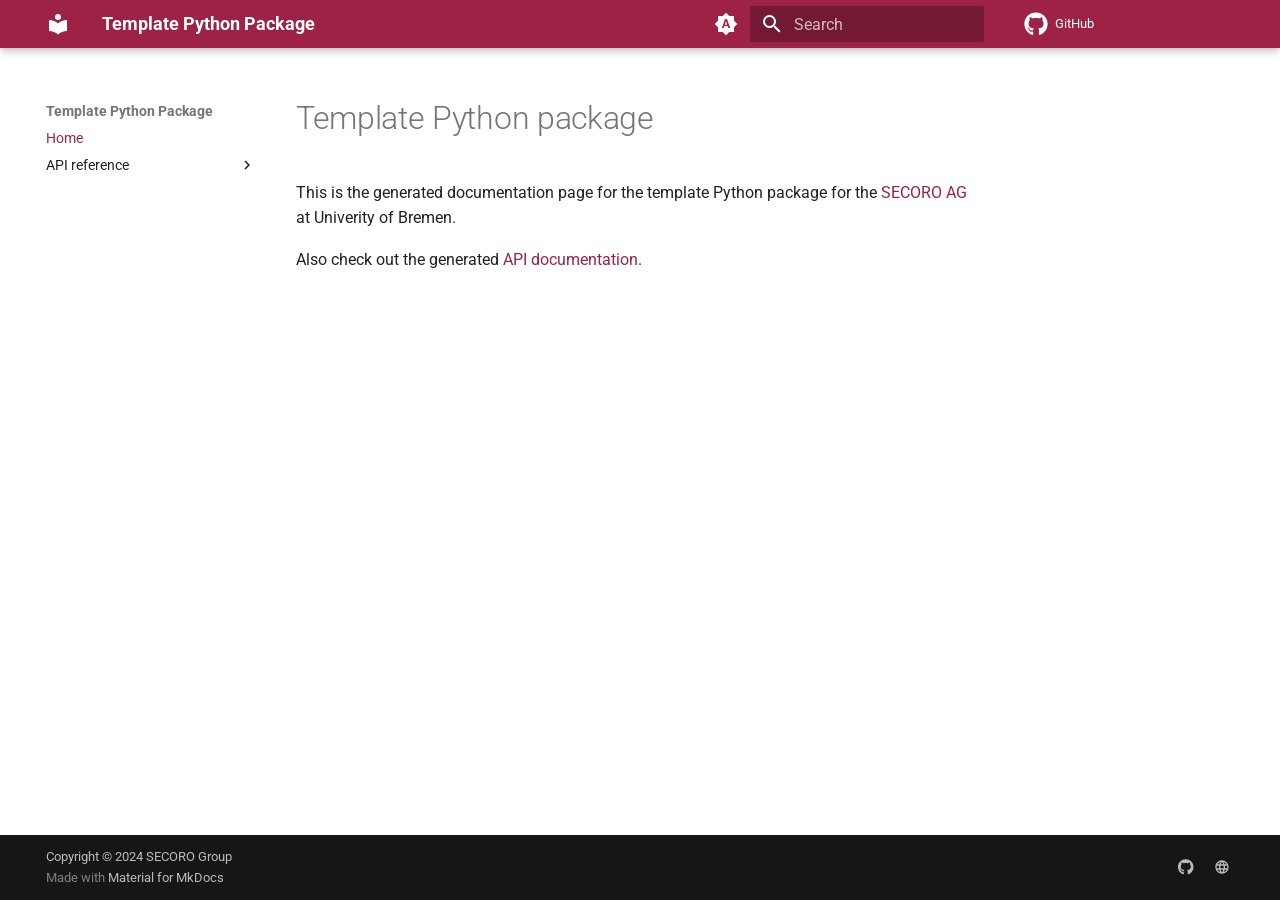
<file: index.html>
<!doctype html>
<html lang="en" class="no-js">
  <head>
    
      <meta charset="utf-8">
      <meta name="viewport" content="width=device-width,initial-scale=1">
      
        <meta name="description" content="A template Python Package for SECORO AG at Bremen University">
      
      
        <meta name="author" content="SECORO AG">
      
      
      
      
        <link rel="next" href="reference/python_pkg_tmpl/">
      
      
      <link rel="icon" href="assets/images/favicon.png">
      <meta name="generator" content="mkdocs-1.6.1, mkdocs-material-9.5.45">
    
    
      
        <title>Template Python Package</title>
      
    
    
      <link rel="stylesheet" href="assets/stylesheets/main.0253249f.min.css">
      
        
        <link rel="stylesheet" href="assets/stylesheets/palette.06af60db.min.css">
      
      


    
    
      
    
    
      
        
        
        <link rel="preconnect" href="https://fonts.gstatic.com" crossorigin>
        <link rel="stylesheet" href="https://fonts.googleapis.com/css?family=Roboto:300,300i,400,400i,700,700i%7CRoboto+Mono:400,400i,700,700i&display=fallback">
        <style>:root{--md-text-font:"Roboto";--md-code-font:"Roboto Mono"}</style>
      
    
    
      <link rel="stylesheet" href="assets/_mkdocstrings.css">
    
      <link rel="stylesheet" href="styles/extra.css">
    
    <script>__md_scope=new URL(".",location),__md_hash=e=>[...e].reduce(((e,_)=>(e<<5)-e+_.charCodeAt(0)),0),__md_get=(e,_=localStorage,t=__md_scope)=>JSON.parse(_.getItem(t.pathname+"."+e)),__md_set=(e,_,t=localStorage,a=__md_scope)=>{try{t.setItem(a.pathname+"."+e,JSON.stringify(_))}catch(e){}}</script>
    
      

    
    
    
  </head>
  
  
    
    
      
    
    
    
    
    <body dir="ltr" data-md-color-scheme="default" data-md-color-primary="custom" data-md-color-accent="custom">
  
    
    <input class="md-toggle" data-md-toggle="drawer" type="checkbox" id="__drawer" autocomplete="off">
    <input class="md-toggle" data-md-toggle="search" type="checkbox" id="__search" autocomplete="off">
    <label class="md-overlay" for="__drawer"></label>
    <div data-md-component="skip">
      
        
        <a href="#template-python-package" class="md-skip">
          Skip to content
        </a>
      
    </div>
    <div data-md-component="announce">
      
    </div>
    
    
      

  

<header class="md-header md-header--shadow" data-md-component="header">
  <nav class="md-header__inner md-grid" aria-label="Header">
    <a href="." title="Template Python Package" class="md-header__button md-logo" aria-label="Template Python Package" data-md-component="logo">
      
  
  <svg xmlns="http://www.w3.org/2000/svg" viewBox="0 0 24 24"><path d="M12 8a3 3 0 0 0 3-3 3 3 0 0 0-3-3 3 3 0 0 0-3 3 3 3 0 0 0 3 3m0 3.54C9.64 9.35 6.5 8 3 8v11c3.5 0 6.64 1.35 9 3.54 2.36-2.19 5.5-3.54 9-3.54V8c-3.5 0-6.64 1.35-9 3.54"/></svg>

    </a>
    <label class="md-header__button md-icon" for="__drawer">
      
      <svg xmlns="http://www.w3.org/2000/svg" viewBox="0 0 24 24"><path d="M3 6h18v2H3zm0 5h18v2H3zm0 5h18v2H3z"/></svg>
    </label>
    <div class="md-header__title" data-md-component="header-title">
      <div class="md-header__ellipsis">
        <div class="md-header__topic">
          <span class="md-ellipsis">
            Template Python Package
          </span>
        </div>
        <div class="md-header__topic" data-md-component="header-topic">
          <span class="md-ellipsis">
            
              Home
            
          </span>
        </div>
      </div>
    </div>
    
      
        <form class="md-header__option" data-md-component="palette">
  
    
    
    
    <input class="md-option" data-md-color-media="(prefers-color-scheme)" data-md-color-scheme="default" data-md-color-primary="custom" data-md-color-accent="custom"  aria-label="Switch to light mode"  type="radio" name="__palette" id="__palette_0">
    
      <label class="md-header__button md-icon" title="Switch to light mode" for="__palette_1" hidden>
        <svg xmlns="http://www.w3.org/2000/svg" viewBox="0 0 24 24"><path d="m14.3 16-.7-2h-3.2l-.7 2H7.8L11 7h2l3.2 9zM20 8.69V4h-4.69L12 .69 8.69 4H4v4.69L.69 12 4 15.31V20h4.69L12 23.31 15.31 20H20v-4.69L23.31 12zm-9.15 3.96h2.3L12 9z"/></svg>
      </label>
    
  
    
    
    
    <input class="md-option" data-md-color-media="(prefers-color-scheme: light)" data-md-color-scheme="default" data-md-color-primary="custom" data-md-color-accent="custom"  aria-label="Switch to dark mode"  type="radio" name="__palette" id="__palette_1">
    
      <label class="md-header__button md-icon" title="Switch to dark mode" for="__palette_2" hidden>
        <svg xmlns="http://www.w3.org/2000/svg" viewBox="0 0 24 24"><path d="M12 8a4 4 0 0 0-4 4 4 4 0 0 0 4 4 4 4 0 0 0 4-4 4 4 0 0 0-4-4m0 10a6 6 0 0 1-6-6 6 6 0 0 1 6-6 6 6 0 0 1 6 6 6 6 0 0 1-6 6m8-9.31V4h-4.69L12 .69 8.69 4H4v4.69L.69 12 4 15.31V20h4.69L12 23.31 15.31 20H20v-4.69L23.31 12z"/></svg>
      </label>
    
  
    
    
    
    <input class="md-option" data-md-color-media="(prefers-color-scheme: dark)" data-md-color-scheme="slate" data-md-color-primary="custom" data-md-color-accent="custom"  aria-label="Switch to system preference"  type="radio" name="__palette" id="__palette_2">
    
      <label class="md-header__button md-icon" title="Switch to system preference" for="__palette_0" hidden>
        <svg xmlns="http://www.w3.org/2000/svg" viewBox="0 0 24 24"><path d="M12 18c-.89 0-1.74-.2-2.5-.55C11.56 16.5 13 14.42 13 12s-1.44-4.5-3.5-5.45C10.26 6.2 11.11 6 12 6a6 6 0 0 1 6 6 6 6 0 0 1-6 6m8-9.31V4h-4.69L12 .69 8.69 4H4v4.69L.69 12 4 15.31V20h4.69L12 23.31 15.31 20H20v-4.69L23.31 12z"/></svg>
      </label>
    
  
</form>
      
    
    
      <script>var palette=__md_get("__palette");if(palette&&palette.color){if("(prefers-color-scheme)"===palette.color.media){var media=matchMedia("(prefers-color-scheme: light)"),input=document.querySelector(media.matches?"[data-md-color-media='(prefers-color-scheme: light)']":"[data-md-color-media='(prefers-color-scheme: dark)']");palette.color.media=input.getAttribute("data-md-color-media"),palette.color.scheme=input.getAttribute("data-md-color-scheme"),palette.color.primary=input.getAttribute("data-md-color-primary"),palette.color.accent=input.getAttribute("data-md-color-accent")}for(var[key,value]of Object.entries(palette.color))document.body.setAttribute("data-md-color-"+key,value)}</script>
    
    
    
      <label class="md-header__button md-icon" for="__search">
        
        <svg xmlns="http://www.w3.org/2000/svg" viewBox="0 0 24 24"><path d="M9.5 3A6.5 6.5 0 0 1 16 9.5c0 1.61-.59 3.09-1.56 4.23l.27.27h.79l5 5-1.5 1.5-5-5v-.79l-.27-.27A6.52 6.52 0 0 1 9.5 16 6.5 6.5 0 0 1 3 9.5 6.5 6.5 0 0 1 9.5 3m0 2C7 5 5 7 5 9.5S7 14 9.5 14 14 12 14 9.5 12 5 9.5 5"/></svg>
      </label>
      <div class="md-search" data-md-component="search" role="dialog">
  <label class="md-search__overlay" for="__search"></label>
  <div class="md-search__inner" role="search">
    <form class="md-search__form" name="search">
      <input type="text" class="md-search__input" name="query" aria-label="Search" placeholder="Search" autocapitalize="off" autocorrect="off" autocomplete="off" spellcheck="false" data-md-component="search-query" required>
      <label class="md-search__icon md-icon" for="__search">
        
        <svg xmlns="http://www.w3.org/2000/svg" viewBox="0 0 24 24"><path d="M9.5 3A6.5 6.5 0 0 1 16 9.5c0 1.61-.59 3.09-1.56 4.23l.27.27h.79l5 5-1.5 1.5-5-5v-.79l-.27-.27A6.52 6.52 0 0 1 9.5 16 6.5 6.5 0 0 1 3 9.5 6.5 6.5 0 0 1 9.5 3m0 2C7 5 5 7 5 9.5S7 14 9.5 14 14 12 14 9.5 12 5 9.5 5"/></svg>
        
        <svg xmlns="http://www.w3.org/2000/svg" viewBox="0 0 24 24"><path d="M20 11v2H8l5.5 5.5-1.42 1.42L4.16 12l7.92-7.92L13.5 5.5 8 11z"/></svg>
      </label>
      <nav class="md-search__options" aria-label="Search">
        
        <button type="reset" class="md-search__icon md-icon" title="Clear" aria-label="Clear" tabindex="-1">
          
          <svg xmlns="http://www.w3.org/2000/svg" viewBox="0 0 24 24"><path d="M19 6.41 17.59 5 12 10.59 6.41 5 5 6.41 10.59 12 5 17.59 6.41 19 12 13.41 17.59 19 19 17.59 13.41 12z"/></svg>
        </button>
      </nav>
      
    </form>
    <div class="md-search__output">
      <div class="md-search__scrollwrap" tabindex="0" data-md-scrollfix>
        <div class="md-search-result" data-md-component="search-result">
          <div class="md-search-result__meta">
            Initializing search
          </div>
          <ol class="md-search-result__list" role="presentation"></ol>
        </div>
      </div>
    </div>
  </div>
</div>
    
    
      <div class="md-header__source">
        <a href="https://github.com/secorolab/python-pkg-template" title="Go to repository" class="md-source" data-md-component="source">
  <div class="md-source__icon md-icon">
    
    <svg xmlns="http://www.w3.org/2000/svg" viewBox="0 0 496 512"><!--! Font Awesome Free 6.6.0 by @fontawesome - https://fontawesome.com License - https://fontawesome.com/license/free (Icons: CC BY 4.0, Fonts: SIL OFL 1.1, Code: MIT License) Copyright 2024 Fonticons, Inc.--><path d="M165.9 397.4c0 2-2.3 3.6-5.2 3.6-3.3.3-5.6-1.3-5.6-3.6 0-2 2.3-3.6 5.2-3.6 3-.3 5.6 1.3 5.6 3.6m-31.1-4.5c-.7 2 1.3 4.3 4.3 4.9 2.6 1 5.6 0 6.2-2s-1.3-4.3-4.3-5.2c-2.6-.7-5.5.3-6.2 2.3m44.2-1.7c-2.9.7-4.9 2.6-4.6 4.9.3 2 2.9 3.3 5.9 2.6 2.9-.7 4.9-2.6 4.6-4.6-.3-1.9-3-3.2-5.9-2.9M244.8 8C106.1 8 0 113.3 0 252c0 110.9 69.8 205.8 169.5 239.2 12.8 2.3 17.3-5.6 17.3-12.1 0-6.2-.3-40.4-.3-61.4 0 0-70 15-84.7-29.8 0 0-11.4-29.1-27.8-36.6 0 0-22.9-15.7 1.6-15.4 0 0 24.9 2 38.6 25.8 21.9 38.6 58.6 27.5 72.9 20.9 2.3-16 8.8-27.1 16-33.7-55.9-6.2-112.3-14.3-112.3-110.5 0-27.5 7.6-41.3 23.6-58.9-2.6-6.5-11.1-33.3 2.6-67.9 20.9-6.5 69 27 69 27 20-5.6 41.5-8.5 62.8-8.5s42.8 2.9 62.8 8.5c0 0 48.1-33.6 69-27 13.7 34.7 5.2 61.4 2.6 67.9 16 17.7 25.8 31.5 25.8 58.9 0 96.5-58.9 104.2-114.8 110.5 9.2 7.9 17 22.9 17 46.4 0 33.7-.3 75.4-.3 83.6 0 6.5 4.6 14.4 17.3 12.1C428.2 457.8 496 362.9 496 252 496 113.3 383.5 8 244.8 8M97.2 352.9c-1.3 1-1 3.3.7 5.2 1.6 1.6 3.9 2.3 5.2 1 1.3-1 1-3.3-.7-5.2-1.6-1.6-3.9-2.3-5.2-1m-10.8-8.1c-.7 1.3.3 2.9 2.3 3.9 1.6 1 3.6.7 4.3-.7.7-1.3-.3-2.9-2.3-3.9-2-.6-3.6-.3-4.3.7m32.4 35.6c-1.6 1.3-1 4.3 1.3 6.2 2.3 2.3 5.2 2.6 6.5 1 1.3-1.3.7-4.3-1.3-6.2-2.2-2.3-5.2-2.6-6.5-1m-11.4-14.7c-1.6 1-1.6 3.6 0 5.9s4.3 3.3 5.6 2.3c1.6-1.3 1.6-3.9 0-6.2-1.4-2.3-4-3.3-5.6-2"/></svg>
  </div>
  <div class="md-source__repository">
    GitHub
  </div>
</a>
      </div>
    
  </nav>
  
</header>
    
    <div class="md-container" data-md-component="container">
      
      
        
          
        
      
      <main class="md-main" data-md-component="main">
        <div class="md-main__inner md-grid">
          
            
              
              <div class="md-sidebar md-sidebar--primary" data-md-component="sidebar" data-md-type="navigation" >
                <div class="md-sidebar__scrollwrap">
                  <div class="md-sidebar__inner">
                    



<nav class="md-nav md-nav--primary" aria-label="Navigation" data-md-level="0">
  <label class="md-nav__title" for="__drawer">
    <a href="." title="Template Python Package" class="md-nav__button md-logo" aria-label="Template Python Package" data-md-component="logo">
      
  
  <svg xmlns="http://www.w3.org/2000/svg" viewBox="0 0 24 24"><path d="M12 8a3 3 0 0 0 3-3 3 3 0 0 0-3-3 3 3 0 0 0-3 3 3 3 0 0 0 3 3m0 3.54C9.64 9.35 6.5 8 3 8v11c3.5 0 6.64 1.35 9 3.54 2.36-2.19 5.5-3.54 9-3.54V8c-3.5 0-6.64 1.35-9 3.54"/></svg>

    </a>
    Template Python Package
  </label>
  
    <div class="md-nav__source">
      <a href="https://github.com/secorolab/python-pkg-template" title="Go to repository" class="md-source" data-md-component="source">
  <div class="md-source__icon md-icon">
    
    <svg xmlns="http://www.w3.org/2000/svg" viewBox="0 0 496 512"><!--! Font Awesome Free 6.6.0 by @fontawesome - https://fontawesome.com License - https://fontawesome.com/license/free (Icons: CC BY 4.0, Fonts: SIL OFL 1.1, Code: MIT License) Copyright 2024 Fonticons, Inc.--><path d="M165.9 397.4c0 2-2.3 3.6-5.2 3.6-3.3.3-5.6-1.3-5.6-3.6 0-2 2.3-3.6 5.2-3.6 3-.3 5.6 1.3 5.6 3.6m-31.1-4.5c-.7 2 1.3 4.3 4.3 4.9 2.6 1 5.6 0 6.2-2s-1.3-4.3-4.3-5.2c-2.6-.7-5.5.3-6.2 2.3m44.2-1.7c-2.9.7-4.9 2.6-4.6 4.9.3 2 2.9 3.3 5.9 2.6 2.9-.7 4.9-2.6 4.6-4.6-.3-1.9-3-3.2-5.9-2.9M244.8 8C106.1 8 0 113.3 0 252c0 110.9 69.8 205.8 169.5 239.2 12.8 2.3 17.3-5.6 17.3-12.1 0-6.2-.3-40.4-.3-61.4 0 0-70 15-84.7-29.8 0 0-11.4-29.1-27.8-36.6 0 0-22.9-15.7 1.6-15.4 0 0 24.9 2 38.6 25.8 21.9 38.6 58.6 27.5 72.9 20.9 2.3-16 8.8-27.1 16-33.7-55.9-6.2-112.3-14.3-112.3-110.5 0-27.5 7.6-41.3 23.6-58.9-2.6-6.5-11.1-33.3 2.6-67.9 20.9-6.5 69 27 69 27 20-5.6 41.5-8.5 62.8-8.5s42.8 2.9 62.8 8.5c0 0 48.1-33.6 69-27 13.7 34.7 5.2 61.4 2.6 67.9 16 17.7 25.8 31.5 25.8 58.9 0 96.5-58.9 104.2-114.8 110.5 9.2 7.9 17 22.9 17 46.4 0 33.7-.3 75.4-.3 83.6 0 6.5 4.6 14.4 17.3 12.1C428.2 457.8 496 362.9 496 252 496 113.3 383.5 8 244.8 8M97.2 352.9c-1.3 1-1 3.3.7 5.2 1.6 1.6 3.9 2.3 5.2 1 1.3-1 1-3.3-.7-5.2-1.6-1.6-3.9-2.3-5.2-1m-10.8-8.1c-.7 1.3.3 2.9 2.3 3.9 1.6 1 3.6.7 4.3-.7.7-1.3-.3-2.9-2.3-3.9-2-.6-3.6-.3-4.3.7m32.4 35.6c-1.6 1.3-1 4.3 1.3 6.2 2.3 2.3 5.2 2.6 6.5 1 1.3-1.3.7-4.3-1.3-6.2-2.2-2.3-5.2-2.6-6.5-1m-11.4-14.7c-1.6 1-1.6 3.6 0 5.9s4.3 3.3 5.6 2.3c1.6-1.3 1.6-3.9 0-6.2-1.4-2.3-4-3.3-5.6-2"/></svg>
  </div>
  <div class="md-source__repository">
    GitHub
  </div>
</a>
    </div>
  
  <ul class="md-nav__list" data-md-scrollfix>
    
      
      
  
  
    
  
  
  
    <li class="md-nav__item md-nav__item--active">
      
      <input class="md-nav__toggle md-toggle" type="checkbox" id="__toc">
      
      
        
      
      
      <a href="." class="md-nav__link md-nav__link--active">
        
  
  <span class="md-ellipsis">
    Home
  </span>
  

      </a>
      
    </li>
  

    
      
      
  
  
  
  
    
    
    
    
    <li class="md-nav__item md-nav__item--nested">
      
        
        
        <input class="md-nav__toggle md-toggle " type="checkbox" id="__nav_2" >
        
          
          <label class="md-nav__link" for="__nav_2" id="__nav_2_label" tabindex="0">
            
  
  <span class="md-ellipsis">
    API reference
  </span>
  

            <span class="md-nav__icon md-icon"></span>
          </label>
        
        <nav class="md-nav" data-md-level="1" aria-labelledby="__nav_2_label" aria-expanded="false">
          <label class="md-nav__title" for="__nav_2">
            <span class="md-nav__icon md-icon"></span>
            API reference
          </label>
          <ul class="md-nav__list" data-md-scrollfix>
            
              
                
  
  
  
  
    
    
    
    
    <li class="md-nav__item md-nav__item--nested">
      
        
        
        <input class="md-nav__toggle md-toggle " type="checkbox" id="__nav_2_1" >
        
          
          
          <div class="md-nav__link md-nav__container">
            <a href="reference/python_pkg_tmpl/" class="md-nav__link ">
              
  
  <span class="md-ellipsis">
    python_pkg_tmpl
  </span>
  

            </a>
            
              
              <label class="md-nav__link " for="__nav_2_1" id="__nav_2_1_label" tabindex="0">
                <span class="md-nav__icon md-icon"></span>
              </label>
            
          </div>
        
        <nav class="md-nav" data-md-level="2" aria-labelledby="__nav_2_1_label" aria-expanded="false">
          <label class="md-nav__title" for="__nav_2_1">
            <span class="md-nav__icon md-icon"></span>
            python_pkg_tmpl
          </label>
          <ul class="md-nav__list" data-md-scrollfix>
            
              
                
  
  
  
  
    <li class="md-nav__item">
      <a href="reference/python_pkg_tmpl/tmpl_module/" class="md-nav__link">
        
  
  <span class="md-ellipsis">
    tmpl_module
  </span>
  

      </a>
    </li>
  

              
            
          </ul>
        </nav>
      
    </li>
  

              
            
          </ul>
        </nav>
      
    </li>
  

    
  </ul>
</nav>
                  </div>
                </div>
              </div>
            
            
              
              <div class="md-sidebar md-sidebar--secondary" data-md-component="sidebar" data-md-type="toc" >
                <div class="md-sidebar__scrollwrap">
                  <div class="md-sidebar__inner">
                    

<nav class="md-nav md-nav--secondary" aria-label="Table of contents">
  
  
  
    
  
  
</nav>
                  </div>
                </div>
              </div>
            
          
          
            <div class="md-content" data-md-component="content">
              <article class="md-content__inner md-typeset">
                
                  

  
  


<h1 id="template-python-package">Template Python package</h1>
<p>This is the generated documentation page for the template Python package for the
<a href="https://www.uni-bremen.de/secoro">SECORO AG</a> at Univerity of Bremen.</p>
<p>Also check out the generated <a href="reference/python_pkg_tmpl/">API documentation</a>.</p>












                
              </article>
            </div>
          
          
<script>var target=document.getElementById(location.hash.slice(1));target&&target.name&&(target.checked=target.name.startsWith("__tabbed_"))</script>
        </div>
        
      </main>
      
        <footer class="md-footer">
  
  <div class="md-footer-meta md-typeset">
    <div class="md-footer-meta__inner md-grid">
      <div class="md-copyright">
  
    <div class="md-copyright__highlight">
      Copyright &copy; 2024 SECORO Group
    </div>
  
  
    Made with
    <a href="https://squidfunk.github.io/mkdocs-material/" target="_blank" rel="noopener">
      Material for MkDocs
    </a>
  
</div>
      
        <div class="md-social">
  
    
    
    
    
      
      
    
    <a href="https://github.com/secorolab" target="_blank" rel="noopener" title="github.com" class="md-social__link">
      <svg xmlns="http://www.w3.org/2000/svg" viewBox="0 0 496 512"><!--! Font Awesome Free 6.6.0 by @fontawesome - https://fontawesome.com License - https://fontawesome.com/license/free (Icons: CC BY 4.0, Fonts: SIL OFL 1.1, Code: MIT License) Copyright 2024 Fonticons, Inc.--><path d="M165.9 397.4c0 2-2.3 3.6-5.2 3.6-3.3.3-5.6-1.3-5.6-3.6 0-2 2.3-3.6 5.2-3.6 3-.3 5.6 1.3 5.6 3.6m-31.1-4.5c-.7 2 1.3 4.3 4.3 4.9 2.6 1 5.6 0 6.2-2s-1.3-4.3-4.3-5.2c-2.6-.7-5.5.3-6.2 2.3m44.2-1.7c-2.9.7-4.9 2.6-4.6 4.9.3 2 2.9 3.3 5.9 2.6 2.9-.7 4.9-2.6 4.6-4.6-.3-1.9-3-3.2-5.9-2.9M244.8 8C106.1 8 0 113.3 0 252c0 110.9 69.8 205.8 169.5 239.2 12.8 2.3 17.3-5.6 17.3-12.1 0-6.2-.3-40.4-.3-61.4 0 0-70 15-84.7-29.8 0 0-11.4-29.1-27.8-36.6 0 0-22.9-15.7 1.6-15.4 0 0 24.9 2 38.6 25.8 21.9 38.6 58.6 27.5 72.9 20.9 2.3-16 8.8-27.1 16-33.7-55.9-6.2-112.3-14.3-112.3-110.5 0-27.5 7.6-41.3 23.6-58.9-2.6-6.5-11.1-33.3 2.6-67.9 20.9-6.5 69 27 69 27 20-5.6 41.5-8.5 62.8-8.5s42.8 2.9 62.8 8.5c0 0 48.1-33.6 69-27 13.7 34.7 5.2 61.4 2.6 67.9 16 17.7 25.8 31.5 25.8 58.9 0 96.5-58.9 104.2-114.8 110.5 9.2 7.9 17 22.9 17 46.4 0 33.7-.3 75.4-.3 83.6 0 6.5 4.6 14.4 17.3 12.1C428.2 457.8 496 362.9 496 252 496 113.3 383.5 8 244.8 8M97.2 352.9c-1.3 1-1 3.3.7 5.2 1.6 1.6 3.9 2.3 5.2 1 1.3-1 1-3.3-.7-5.2-1.6-1.6-3.9-2.3-5.2-1m-10.8-8.1c-.7 1.3.3 2.9 2.3 3.9 1.6 1 3.6.7 4.3-.7.7-1.3-.3-2.9-2.3-3.9-2-.6-3.6-.3-4.3.7m32.4 35.6c-1.6 1.3-1 4.3 1.3 6.2 2.3 2.3 5.2 2.6 6.5 1 1.3-1.3.7-4.3-1.3-6.2-2.2-2.3-5.2-2.6-6.5-1m-11.4-14.7c-1.6 1-1.6 3.6 0 5.9s4.3 3.3 5.6 2.3c1.6-1.3 1.6-3.9 0-6.2-1.4-2.3-4-3.3-5.6-2"/></svg>
    </a>
  
    
    
    
    
      
      
    
    <a href="https://www.uni-bremen.de/secoro" target="_blank" rel="noopener" title="www.uni-bremen.de" class="md-social__link">
      <svg xmlns="http://www.w3.org/2000/svg" viewBox="0 0 24 24"><path d="M16.36 14c.08-.66.14-1.32.14-2s-.06-1.34-.14-2h3.38c.16.64.26 1.31.26 2s-.1 1.36-.26 2m-5.15 5.56c.6-1.11 1.06-2.31 1.38-3.56h2.95a8.03 8.03 0 0 1-4.33 3.56M14.34 14H9.66c-.1-.66-.16-1.32-.16-2s.06-1.35.16-2h4.68c.09.65.16 1.32.16 2s-.07 1.34-.16 2M12 19.96c-.83-1.2-1.5-2.53-1.91-3.96h3.82c-.41 1.43-1.08 2.76-1.91 3.96M8 8H5.08A7.92 7.92 0 0 1 9.4 4.44C8.8 5.55 8.35 6.75 8 8m-2.92 8H8c.35 1.25.8 2.45 1.4 3.56A8 8 0 0 1 5.08 16m-.82-2C4.1 13.36 4 12.69 4 12s.1-1.36.26-2h3.38c-.08.66-.14 1.32-.14 2s.06 1.34.14 2M12 4.03c.83 1.2 1.5 2.54 1.91 3.97h-3.82c.41-1.43 1.08-2.77 1.91-3.97M18.92 8h-2.95a15.7 15.7 0 0 0-1.38-3.56c1.84.63 3.37 1.9 4.33 3.56M12 2C6.47 2 2 6.5 2 12a10 10 0 0 0 10 10 10 10 0 0 0 10-10A10 10 0 0 0 12 2"/></svg>
    </a>
  
</div>
      
    </div>
  </div>
</footer>
      
    </div>
    <div class="md-dialog" data-md-component="dialog">
      <div class="md-dialog__inner md-typeset"></div>
    </div>
    
    
    <script id="__config" type="application/json">{"base": ".", "features": [], "search": "assets/javascripts/workers/search.6ce7567c.min.js", "translations": {"clipboard.copied": "Copied to clipboard", "clipboard.copy": "Copy to clipboard", "search.result.more.one": "1 more on this page", "search.result.more.other": "# more on this page", "search.result.none": "No matching documents", "search.result.one": "1 matching document", "search.result.other": "# matching documents", "search.result.placeholder": "Type to start searching", "search.result.term.missing": "Missing", "select.version": "Select version"}}</script>
    
    
      <script src="assets/javascripts/bundle.83f73b43.min.js"></script>
      
    
  </body>
</html>
</file>
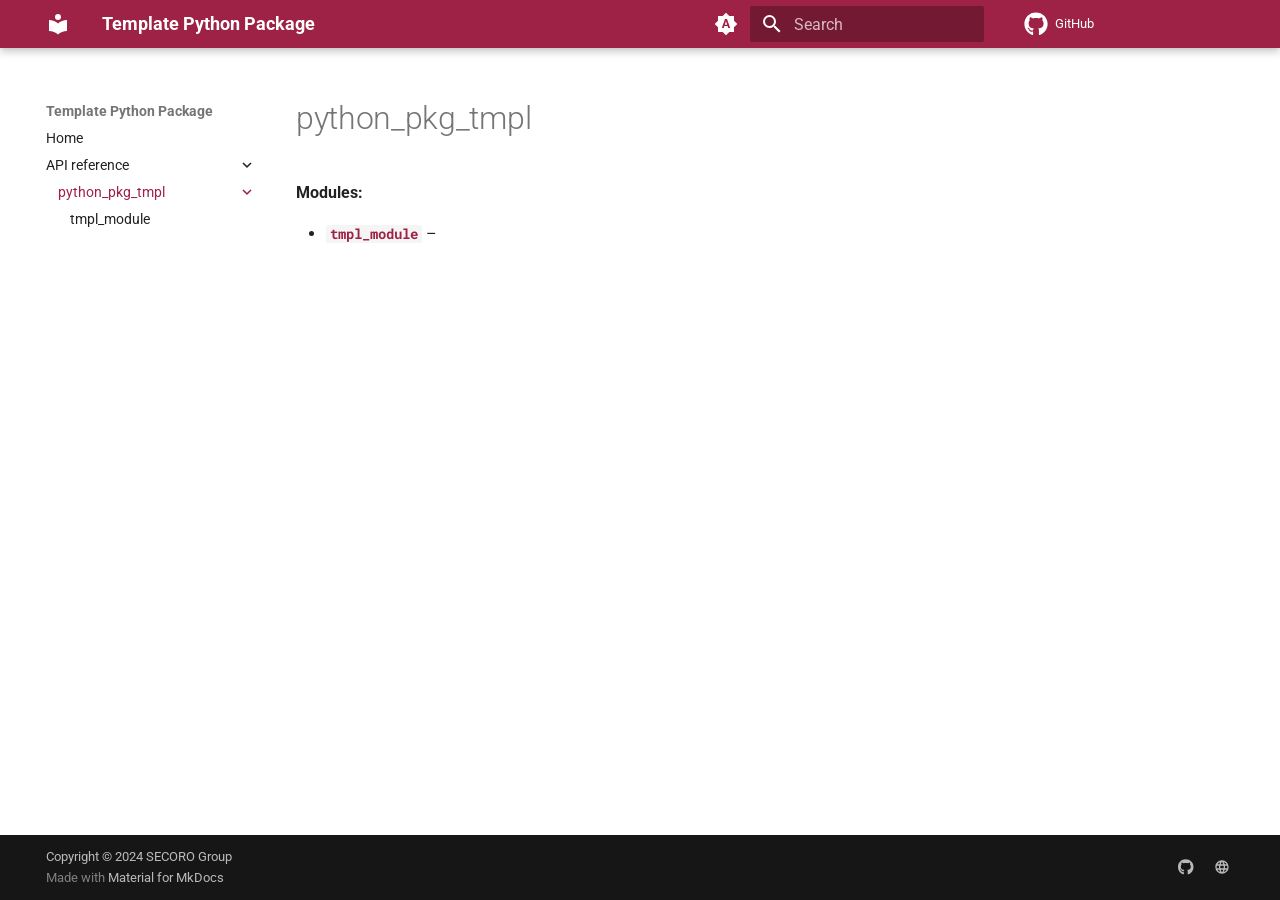
<file: reference/python_pkg_tmpl/index.html>
<!doctype html>
<html lang="en" class="no-js">
  <head>
    
      <meta charset="utf-8">
      <meta name="viewport" content="width=device-width,initial-scale=1">
      
        <meta name="description" content="A template Python Package for SECORO AG at Bremen University">
      
      
        <meta name="author" content="SECORO AG">
      
      
      
        <link rel="prev" href="../..">
      
      
        <link rel="next" href="tmpl_module/">
      
      
      <link rel="icon" href="../../assets/images/favicon.png">
      <meta name="generator" content="mkdocs-1.6.1, mkdocs-material-9.5.45">
    
    
      
        <title>python_pkg_tmpl - Template Python Package</title>
      
    
    
      <link rel="stylesheet" href="../../assets/stylesheets/main.0253249f.min.css">
      
        
        <link rel="stylesheet" href="../../assets/stylesheets/palette.06af60db.min.css">
      
      


    
    
      
    
    
      
        
        
        <link rel="preconnect" href="https://fonts.gstatic.com" crossorigin>
        <link rel="stylesheet" href="https://fonts.googleapis.com/css?family=Roboto:300,300i,400,400i,700,700i%7CRoboto+Mono:400,400i,700,700i&display=fallback">
        <style>:root{--md-text-font:"Roboto";--md-code-font:"Roboto Mono"}</style>
      
    
    
      <link rel="stylesheet" href="../../assets/_mkdocstrings.css">
    
      <link rel="stylesheet" href="../../styles/extra.css">
    
    <script>__md_scope=new URL("../..",location),__md_hash=e=>[...e].reduce(((e,_)=>(e<<5)-e+_.charCodeAt(0)),0),__md_get=(e,_=localStorage,t=__md_scope)=>JSON.parse(_.getItem(t.pathname+"."+e)),__md_set=(e,_,t=localStorage,a=__md_scope)=>{try{t.setItem(a.pathname+"."+e,JSON.stringify(_))}catch(e){}}</script>
    
      

    
    
    
  </head>
  
  
    
    
      
    
    
    
    
    <body dir="ltr" data-md-color-scheme="default" data-md-color-primary="custom" data-md-color-accent="custom">
  
    
    <input class="md-toggle" data-md-toggle="drawer" type="checkbox" id="__drawer" autocomplete="off">
    <input class="md-toggle" data-md-toggle="search" type="checkbox" id="__search" autocomplete="off">
    <label class="md-overlay" for="__drawer"></label>
    <div data-md-component="skip">
      
        
        <a href="#python_pkg_tmpl" class="md-skip">
          Skip to content
        </a>
      
    </div>
    <div data-md-component="announce">
      
    </div>
    
    
      

  

<header class="md-header md-header--shadow" data-md-component="header">
  <nav class="md-header__inner md-grid" aria-label="Header">
    <a href="../.." title="Template Python Package" class="md-header__button md-logo" aria-label="Template Python Package" data-md-component="logo">
      
  
  <svg xmlns="http://www.w3.org/2000/svg" viewBox="0 0 24 24"><path d="M12 8a3 3 0 0 0 3-3 3 3 0 0 0-3-3 3 3 0 0 0-3 3 3 3 0 0 0 3 3m0 3.54C9.64 9.35 6.5 8 3 8v11c3.5 0 6.64 1.35 9 3.54 2.36-2.19 5.5-3.54 9-3.54V8c-3.5 0-6.64 1.35-9 3.54"/></svg>

    </a>
    <label class="md-header__button md-icon" for="__drawer">
      
      <svg xmlns="http://www.w3.org/2000/svg" viewBox="0 0 24 24"><path d="M3 6h18v2H3zm0 5h18v2H3zm0 5h18v2H3z"/></svg>
    </label>
    <div class="md-header__title" data-md-component="header-title">
      <div class="md-header__ellipsis">
        <div class="md-header__topic">
          <span class="md-ellipsis">
            Template Python Package
          </span>
        </div>
        <div class="md-header__topic" data-md-component="header-topic">
          <span class="md-ellipsis">
            
              python_pkg_tmpl
            
          </span>
        </div>
      </div>
    </div>
    
      
        <form class="md-header__option" data-md-component="palette">
  
    
    
    
    <input class="md-option" data-md-color-media="(prefers-color-scheme)" data-md-color-scheme="default" data-md-color-primary="custom" data-md-color-accent="custom"  aria-label="Switch to light mode"  type="radio" name="__palette" id="__palette_0">
    
      <label class="md-header__button md-icon" title="Switch to light mode" for="__palette_1" hidden>
        <svg xmlns="http://www.w3.org/2000/svg" viewBox="0 0 24 24"><path d="m14.3 16-.7-2h-3.2l-.7 2H7.8L11 7h2l3.2 9zM20 8.69V4h-4.69L12 .69 8.69 4H4v4.69L.69 12 4 15.31V20h4.69L12 23.31 15.31 20H20v-4.69L23.31 12zm-9.15 3.96h2.3L12 9z"/></svg>
      </label>
    
  
    
    
    
    <input class="md-option" data-md-color-media="(prefers-color-scheme: light)" data-md-color-scheme="default" data-md-color-primary="custom" data-md-color-accent="custom"  aria-label="Switch to dark mode"  type="radio" name="__palette" id="__palette_1">
    
      <label class="md-header__button md-icon" title="Switch to dark mode" for="__palette_2" hidden>
        <svg xmlns="http://www.w3.org/2000/svg" viewBox="0 0 24 24"><path d="M12 8a4 4 0 0 0-4 4 4 4 0 0 0 4 4 4 4 0 0 0 4-4 4 4 0 0 0-4-4m0 10a6 6 0 0 1-6-6 6 6 0 0 1 6-6 6 6 0 0 1 6 6 6 6 0 0 1-6 6m8-9.31V4h-4.69L12 .69 8.69 4H4v4.69L.69 12 4 15.31V20h4.69L12 23.31 15.31 20H20v-4.69L23.31 12z"/></svg>
      </label>
    
  
    
    
    
    <input class="md-option" data-md-color-media="(prefers-color-scheme: dark)" data-md-color-scheme="slate" data-md-color-primary="custom" data-md-color-accent="custom"  aria-label="Switch to system preference"  type="radio" name="__palette" id="__palette_2">
    
      <label class="md-header__button md-icon" title="Switch to system preference" for="__palette_0" hidden>
        <svg xmlns="http://www.w3.org/2000/svg" viewBox="0 0 24 24"><path d="M12 18c-.89 0-1.74-.2-2.5-.55C11.56 16.5 13 14.42 13 12s-1.44-4.5-3.5-5.45C10.26 6.2 11.11 6 12 6a6 6 0 0 1 6 6 6 6 0 0 1-6 6m8-9.31V4h-4.69L12 .69 8.69 4H4v4.69L.69 12 4 15.31V20h4.69L12 23.31 15.31 20H20v-4.69L23.31 12z"/></svg>
      </label>
    
  
</form>
      
    
    
      <script>var palette=__md_get("__palette");if(palette&&palette.color){if("(prefers-color-scheme)"===palette.color.media){var media=matchMedia("(prefers-color-scheme: light)"),input=document.querySelector(media.matches?"[data-md-color-media='(prefers-color-scheme: light)']":"[data-md-color-media='(prefers-color-scheme: dark)']");palette.color.media=input.getAttribute("data-md-color-media"),palette.color.scheme=input.getAttribute("data-md-color-scheme"),palette.color.primary=input.getAttribute("data-md-color-primary"),palette.color.accent=input.getAttribute("data-md-color-accent")}for(var[key,value]of Object.entries(palette.color))document.body.setAttribute("data-md-color-"+key,value)}</script>
    
    
    
      <label class="md-header__button md-icon" for="__search">
        
        <svg xmlns="http://www.w3.org/2000/svg" viewBox="0 0 24 24"><path d="M9.5 3A6.5 6.5 0 0 1 16 9.5c0 1.61-.59 3.09-1.56 4.23l.27.27h.79l5 5-1.5 1.5-5-5v-.79l-.27-.27A6.52 6.52 0 0 1 9.5 16 6.5 6.5 0 0 1 3 9.5 6.5 6.5 0 0 1 9.5 3m0 2C7 5 5 7 5 9.5S7 14 9.5 14 14 12 14 9.5 12 5 9.5 5"/></svg>
      </label>
      <div class="md-search" data-md-component="search" role="dialog">
  <label class="md-search__overlay" for="__search"></label>
  <div class="md-search__inner" role="search">
    <form class="md-search__form" name="search">
      <input type="text" class="md-search__input" name="query" aria-label="Search" placeholder="Search" autocapitalize="off" autocorrect="off" autocomplete="off" spellcheck="false" data-md-component="search-query" required>
      <label class="md-search__icon md-icon" for="__search">
        
        <svg xmlns="http://www.w3.org/2000/svg" viewBox="0 0 24 24"><path d="M9.5 3A6.5 6.5 0 0 1 16 9.5c0 1.61-.59 3.09-1.56 4.23l.27.27h.79l5 5-1.5 1.5-5-5v-.79l-.27-.27A6.52 6.52 0 0 1 9.5 16 6.5 6.5 0 0 1 3 9.5 6.5 6.5 0 0 1 9.5 3m0 2C7 5 5 7 5 9.5S7 14 9.5 14 14 12 14 9.5 12 5 9.5 5"/></svg>
        
        <svg xmlns="http://www.w3.org/2000/svg" viewBox="0 0 24 24"><path d="M20 11v2H8l5.5 5.5-1.42 1.42L4.16 12l7.92-7.92L13.5 5.5 8 11z"/></svg>
      </label>
      <nav class="md-search__options" aria-label="Search">
        
        <button type="reset" class="md-search__icon md-icon" title="Clear" aria-label="Clear" tabindex="-1">
          
          <svg xmlns="http://www.w3.org/2000/svg" viewBox="0 0 24 24"><path d="M19 6.41 17.59 5 12 10.59 6.41 5 5 6.41 10.59 12 5 17.59 6.41 19 12 13.41 17.59 19 19 17.59 13.41 12z"/></svg>
        </button>
      </nav>
      
    </form>
    <div class="md-search__output">
      <div class="md-search__scrollwrap" tabindex="0" data-md-scrollfix>
        <div class="md-search-result" data-md-component="search-result">
          <div class="md-search-result__meta">
            Initializing search
          </div>
          <ol class="md-search-result__list" role="presentation"></ol>
        </div>
      </div>
    </div>
  </div>
</div>
    
    
      <div class="md-header__source">
        <a href="https://github.com/secorolab/python-pkg-template" title="Go to repository" class="md-source" data-md-component="source">
  <div class="md-source__icon md-icon">
    
    <svg xmlns="http://www.w3.org/2000/svg" viewBox="0 0 496 512"><!--! Font Awesome Free 6.6.0 by @fontawesome - https://fontawesome.com License - https://fontawesome.com/license/free (Icons: CC BY 4.0, Fonts: SIL OFL 1.1, Code: MIT License) Copyright 2024 Fonticons, Inc.--><path d="M165.9 397.4c0 2-2.3 3.6-5.2 3.6-3.3.3-5.6-1.3-5.6-3.6 0-2 2.3-3.6 5.2-3.6 3-.3 5.6 1.3 5.6 3.6m-31.1-4.5c-.7 2 1.3 4.3 4.3 4.9 2.6 1 5.6 0 6.2-2s-1.3-4.3-4.3-5.2c-2.6-.7-5.5.3-6.2 2.3m44.2-1.7c-2.9.7-4.9 2.6-4.6 4.9.3 2 2.9 3.3 5.9 2.6 2.9-.7 4.9-2.6 4.6-4.6-.3-1.9-3-3.2-5.9-2.9M244.8 8C106.1 8 0 113.3 0 252c0 110.9 69.8 205.8 169.5 239.2 12.8 2.3 17.3-5.6 17.3-12.1 0-6.2-.3-40.4-.3-61.4 0 0-70 15-84.7-29.8 0 0-11.4-29.1-27.8-36.6 0 0-22.9-15.7 1.6-15.4 0 0 24.9 2 38.6 25.8 21.9 38.6 58.6 27.5 72.9 20.9 2.3-16 8.8-27.1 16-33.7-55.9-6.2-112.3-14.3-112.3-110.5 0-27.5 7.6-41.3 23.6-58.9-2.6-6.5-11.1-33.3 2.6-67.9 20.9-6.5 69 27 69 27 20-5.6 41.5-8.5 62.8-8.5s42.8 2.9 62.8 8.5c0 0 48.1-33.6 69-27 13.7 34.7 5.2 61.4 2.6 67.9 16 17.7 25.8 31.5 25.8 58.9 0 96.5-58.9 104.2-114.8 110.5 9.2 7.9 17 22.9 17 46.4 0 33.7-.3 75.4-.3 83.6 0 6.5 4.6 14.4 17.3 12.1C428.2 457.8 496 362.9 496 252 496 113.3 383.5 8 244.8 8M97.2 352.9c-1.3 1-1 3.3.7 5.2 1.6 1.6 3.9 2.3 5.2 1 1.3-1 1-3.3-.7-5.2-1.6-1.6-3.9-2.3-5.2-1m-10.8-8.1c-.7 1.3.3 2.9 2.3 3.9 1.6 1 3.6.7 4.3-.7.7-1.3-.3-2.9-2.3-3.9-2-.6-3.6-.3-4.3.7m32.4 35.6c-1.6 1.3-1 4.3 1.3 6.2 2.3 2.3 5.2 2.6 6.5 1 1.3-1.3.7-4.3-1.3-6.2-2.2-2.3-5.2-2.6-6.5-1m-11.4-14.7c-1.6 1-1.6 3.6 0 5.9s4.3 3.3 5.6 2.3c1.6-1.3 1.6-3.9 0-6.2-1.4-2.3-4-3.3-5.6-2"/></svg>
  </div>
  <div class="md-source__repository">
    GitHub
  </div>
</a>
      </div>
    
  </nav>
  
</header>
    
    <div class="md-container" data-md-component="container">
      
      
        
          
        
      
      <main class="md-main" data-md-component="main">
        <div class="md-main__inner md-grid">
          
            
              
              <div class="md-sidebar md-sidebar--primary" data-md-component="sidebar" data-md-type="navigation" >
                <div class="md-sidebar__scrollwrap">
                  <div class="md-sidebar__inner">
                    



<nav class="md-nav md-nav--primary" aria-label="Navigation" data-md-level="0">
  <label class="md-nav__title" for="__drawer">
    <a href="../.." title="Template Python Package" class="md-nav__button md-logo" aria-label="Template Python Package" data-md-component="logo">
      
  
  <svg xmlns="http://www.w3.org/2000/svg" viewBox="0 0 24 24"><path d="M12 8a3 3 0 0 0 3-3 3 3 0 0 0-3-3 3 3 0 0 0-3 3 3 3 0 0 0 3 3m0 3.54C9.64 9.35 6.5 8 3 8v11c3.5 0 6.64 1.35 9 3.54 2.36-2.19 5.5-3.54 9-3.54V8c-3.5 0-6.64 1.35-9 3.54"/></svg>

    </a>
    Template Python Package
  </label>
  
    <div class="md-nav__source">
      <a href="https://github.com/secorolab/python-pkg-template" title="Go to repository" class="md-source" data-md-component="source">
  <div class="md-source__icon md-icon">
    
    <svg xmlns="http://www.w3.org/2000/svg" viewBox="0 0 496 512"><!--! Font Awesome Free 6.6.0 by @fontawesome - https://fontawesome.com License - https://fontawesome.com/license/free (Icons: CC BY 4.0, Fonts: SIL OFL 1.1, Code: MIT License) Copyright 2024 Fonticons, Inc.--><path d="M165.9 397.4c0 2-2.3 3.6-5.2 3.6-3.3.3-5.6-1.3-5.6-3.6 0-2 2.3-3.6 5.2-3.6 3-.3 5.6 1.3 5.6 3.6m-31.1-4.5c-.7 2 1.3 4.3 4.3 4.9 2.6 1 5.6 0 6.2-2s-1.3-4.3-4.3-5.2c-2.6-.7-5.5.3-6.2 2.3m44.2-1.7c-2.9.7-4.9 2.6-4.6 4.9.3 2 2.9 3.3 5.9 2.6 2.9-.7 4.9-2.6 4.6-4.6-.3-1.9-3-3.2-5.9-2.9M244.8 8C106.1 8 0 113.3 0 252c0 110.9 69.8 205.8 169.5 239.2 12.8 2.3 17.3-5.6 17.3-12.1 0-6.2-.3-40.4-.3-61.4 0 0-70 15-84.7-29.8 0 0-11.4-29.1-27.8-36.6 0 0-22.9-15.7 1.6-15.4 0 0 24.9 2 38.6 25.8 21.9 38.6 58.6 27.5 72.9 20.9 2.3-16 8.8-27.1 16-33.7-55.9-6.2-112.3-14.3-112.3-110.5 0-27.5 7.6-41.3 23.6-58.9-2.6-6.5-11.1-33.3 2.6-67.9 20.9-6.5 69 27 69 27 20-5.6 41.5-8.5 62.8-8.5s42.8 2.9 62.8 8.5c0 0 48.1-33.6 69-27 13.7 34.7 5.2 61.4 2.6 67.9 16 17.7 25.8 31.5 25.8 58.9 0 96.5-58.9 104.2-114.8 110.5 9.2 7.9 17 22.9 17 46.4 0 33.7-.3 75.4-.3 83.6 0 6.5 4.6 14.4 17.3 12.1C428.2 457.8 496 362.9 496 252 496 113.3 383.5 8 244.8 8M97.2 352.9c-1.3 1-1 3.3.7 5.2 1.6 1.6 3.9 2.3 5.2 1 1.3-1 1-3.3-.7-5.2-1.6-1.6-3.9-2.3-5.2-1m-10.8-8.1c-.7 1.3.3 2.9 2.3 3.9 1.6 1 3.6.7 4.3-.7.7-1.3-.3-2.9-2.3-3.9-2-.6-3.6-.3-4.3.7m32.4 35.6c-1.6 1.3-1 4.3 1.3 6.2 2.3 2.3 5.2 2.6 6.5 1 1.3-1.3.7-4.3-1.3-6.2-2.2-2.3-5.2-2.6-6.5-1m-11.4-14.7c-1.6 1-1.6 3.6 0 5.9s4.3 3.3 5.6 2.3c1.6-1.3 1.6-3.9 0-6.2-1.4-2.3-4-3.3-5.6-2"/></svg>
  </div>
  <div class="md-source__repository">
    GitHub
  </div>
</a>
    </div>
  
  <ul class="md-nav__list" data-md-scrollfix>
    
      
      
  
  
  
  
    <li class="md-nav__item">
      <a href="../.." class="md-nav__link">
        
  
  <span class="md-ellipsis">
    Home
  </span>
  

      </a>
    </li>
  

    
      
      
  
  
    
  
  
  
    
    
    
    
    <li class="md-nav__item md-nav__item--active md-nav__item--nested">
      
        
        
        <input class="md-nav__toggle md-toggle " type="checkbox" id="__nav_2" checked>
        
          
          <label class="md-nav__link" for="__nav_2" id="__nav_2_label" tabindex="0">
            
  
  <span class="md-ellipsis">
    API reference
  </span>
  

            <span class="md-nav__icon md-icon"></span>
          </label>
        
        <nav class="md-nav" data-md-level="1" aria-labelledby="__nav_2_label" aria-expanded="true">
          <label class="md-nav__title" for="__nav_2">
            <span class="md-nav__icon md-icon"></span>
            API reference
          </label>
          <ul class="md-nav__list" data-md-scrollfix>
            
              
                
  
  
    
  
  
  
    
    
    
    
    <li class="md-nav__item md-nav__item--active md-nav__item--nested">
      
        
        
        <input class="md-nav__toggle md-toggle " type="checkbox" id="__nav_2_1" checked>
        
          
          
          <div class="md-nav__link md-nav__container">
            <a href="./" class="md-nav__link md-nav__link--active">
              
  
  <span class="md-ellipsis">
    python_pkg_tmpl
  </span>
  

            </a>
            
              
              <label class="md-nav__link md-nav__link--active" for="__nav_2_1" id="__nav_2_1_label" tabindex="0">
                <span class="md-nav__icon md-icon"></span>
              </label>
            
          </div>
        
        <nav class="md-nav" data-md-level="2" aria-labelledby="__nav_2_1_label" aria-expanded="true">
          <label class="md-nav__title" for="__nav_2_1">
            <span class="md-nav__icon md-icon"></span>
            python_pkg_tmpl
          </label>
          <ul class="md-nav__list" data-md-scrollfix>
            
              
                
  
  
  
  
    <li class="md-nav__item">
      <a href="tmpl_module/" class="md-nav__link">
        
  
  <span class="md-ellipsis">
    tmpl_module
  </span>
  

      </a>
    </li>
  

              
            
          </ul>
        </nav>
      
    </li>
  

              
            
          </ul>
        </nav>
      
    </li>
  

    
  </ul>
</nav>
                  </div>
                </div>
              </div>
            
            
              
              <div class="md-sidebar md-sidebar--secondary" data-md-component="sidebar" data-md-type="toc" >
                <div class="md-sidebar__scrollwrap">
                  <div class="md-sidebar__inner">
                    

<nav class="md-nav md-nav--secondary" aria-label="Table of contents">
  
  
  
    
  
  
</nav>
                  </div>
                </div>
              </div>
            
          
          
            <div class="md-content" data-md-component="content">
              <article class="md-content__inner md-typeset">
                
                  

  
  


  <h1>python_pkg_tmpl</h1>

<div class="doc doc-object doc-module">



<a id="python_pkg_tmpl"></a>
    <div class="doc doc-contents first">





<p><span class="doc-section-title">Modules:</span></p>
    <ul>
        <li class="doc-section-item field-body">
          <b><code><a class="autorefs autorefs-internal" title="python_pkg_tmpl.tmpl_module" href="tmpl_module/#python_pkg_tmpl.tmpl_module">tmpl_module</a></code></b>
          –
          <div class="doc-md-description">
            
          </div>
        </li>
    </ul>









  <div class="doc doc-children">











  </div>

    </div>

</div>







  
  






                
              </article>
            </div>
          
          
<script>var target=document.getElementById(location.hash.slice(1));target&&target.name&&(target.checked=target.name.startsWith("__tabbed_"))</script>
        </div>
        
      </main>
      
        <footer class="md-footer">
  
  <div class="md-footer-meta md-typeset">
    <div class="md-footer-meta__inner md-grid">
      <div class="md-copyright">
  
    <div class="md-copyright__highlight">
      Copyright &copy; 2024 SECORO Group
    </div>
  
  
    Made with
    <a href="https://squidfunk.github.io/mkdocs-material/" target="_blank" rel="noopener">
      Material for MkDocs
    </a>
  
</div>
      
        <div class="md-social">
  
    
    
    
    
      
      
    
    <a href="https://github.com/secorolab" target="_blank" rel="noopener" title="github.com" class="md-social__link">
      <svg xmlns="http://www.w3.org/2000/svg" viewBox="0 0 496 512"><!--! Font Awesome Free 6.6.0 by @fontawesome - https://fontawesome.com License - https://fontawesome.com/license/free (Icons: CC BY 4.0, Fonts: SIL OFL 1.1, Code: MIT License) Copyright 2024 Fonticons, Inc.--><path d="M165.9 397.4c0 2-2.3 3.6-5.2 3.6-3.3.3-5.6-1.3-5.6-3.6 0-2 2.3-3.6 5.2-3.6 3-.3 5.6 1.3 5.6 3.6m-31.1-4.5c-.7 2 1.3 4.3 4.3 4.9 2.6 1 5.6 0 6.2-2s-1.3-4.3-4.3-5.2c-2.6-.7-5.5.3-6.2 2.3m44.2-1.7c-2.9.7-4.9 2.6-4.6 4.9.3 2 2.9 3.3 5.9 2.6 2.9-.7 4.9-2.6 4.6-4.6-.3-1.9-3-3.2-5.9-2.9M244.8 8C106.1 8 0 113.3 0 252c0 110.9 69.8 205.8 169.5 239.2 12.8 2.3 17.3-5.6 17.3-12.1 0-6.2-.3-40.4-.3-61.4 0 0-70 15-84.7-29.8 0 0-11.4-29.1-27.8-36.6 0 0-22.9-15.7 1.6-15.4 0 0 24.9 2 38.6 25.8 21.9 38.6 58.6 27.5 72.9 20.9 2.3-16 8.8-27.1 16-33.7-55.9-6.2-112.3-14.3-112.3-110.5 0-27.5 7.6-41.3 23.6-58.9-2.6-6.5-11.1-33.3 2.6-67.9 20.9-6.5 69 27 69 27 20-5.6 41.5-8.5 62.8-8.5s42.8 2.9 62.8 8.5c0 0 48.1-33.6 69-27 13.7 34.7 5.2 61.4 2.6 67.9 16 17.7 25.8 31.5 25.8 58.9 0 96.5-58.9 104.2-114.8 110.5 9.2 7.9 17 22.9 17 46.4 0 33.7-.3 75.4-.3 83.6 0 6.5 4.6 14.4 17.3 12.1C428.2 457.8 496 362.9 496 252 496 113.3 383.5 8 244.8 8M97.2 352.9c-1.3 1-1 3.3.7 5.2 1.6 1.6 3.9 2.3 5.2 1 1.3-1 1-3.3-.7-5.2-1.6-1.6-3.9-2.3-5.2-1m-10.8-8.1c-.7 1.3.3 2.9 2.3 3.9 1.6 1 3.6.7 4.3-.7.7-1.3-.3-2.9-2.3-3.9-2-.6-3.6-.3-4.3.7m32.4 35.6c-1.6 1.3-1 4.3 1.3 6.2 2.3 2.3 5.2 2.6 6.5 1 1.3-1.3.7-4.3-1.3-6.2-2.2-2.3-5.2-2.6-6.5-1m-11.4-14.7c-1.6 1-1.6 3.6 0 5.9s4.3 3.3 5.6 2.3c1.6-1.3 1.6-3.9 0-6.2-1.4-2.3-4-3.3-5.6-2"/></svg>
    </a>
  
    
    
    
    
      
      
    
    <a href="https://www.uni-bremen.de/secoro" target="_blank" rel="noopener" title="www.uni-bremen.de" class="md-social__link">
      <svg xmlns="http://www.w3.org/2000/svg" viewBox="0 0 24 24"><path d="M16.36 14c.08-.66.14-1.32.14-2s-.06-1.34-.14-2h3.38c.16.64.26 1.31.26 2s-.1 1.36-.26 2m-5.15 5.56c.6-1.11 1.06-2.31 1.38-3.56h2.95a8.03 8.03 0 0 1-4.33 3.56M14.34 14H9.66c-.1-.66-.16-1.32-.16-2s.06-1.35.16-2h4.68c.09.65.16 1.32.16 2s-.07 1.34-.16 2M12 19.96c-.83-1.2-1.5-2.53-1.91-3.96h3.82c-.41 1.43-1.08 2.76-1.91 3.96M8 8H5.08A7.92 7.92 0 0 1 9.4 4.44C8.8 5.55 8.35 6.75 8 8m-2.92 8H8c.35 1.25.8 2.45 1.4 3.56A8 8 0 0 1 5.08 16m-.82-2C4.1 13.36 4 12.69 4 12s.1-1.36.26-2h3.38c-.08.66-.14 1.32-.14 2s.06 1.34.14 2M12 4.03c.83 1.2 1.5 2.54 1.91 3.97h-3.82c.41-1.43 1.08-2.77 1.91-3.97M18.92 8h-2.95a15.7 15.7 0 0 0-1.38-3.56c1.84.63 3.37 1.9 4.33 3.56M12 2C6.47 2 2 6.5 2 12a10 10 0 0 0 10 10 10 10 0 0 0 10-10A10 10 0 0 0 12 2"/></svg>
    </a>
  
</div>
      
    </div>
  </div>
</footer>
      
    </div>
    <div class="md-dialog" data-md-component="dialog">
      <div class="md-dialog__inner md-typeset"></div>
    </div>
    
    
    <script id="__config" type="application/json">{"base": "../..", "features": [], "search": "../../assets/javascripts/workers/search.6ce7567c.min.js", "translations": {"clipboard.copied": "Copied to clipboard", "clipboard.copy": "Copy to clipboard", "search.result.more.one": "1 more on this page", "search.result.more.other": "# more on this page", "search.result.none": "No matching documents", "search.result.one": "1 matching document", "search.result.other": "# matching documents", "search.result.placeholder": "Type to start searching", "search.result.term.missing": "Missing", "select.version": "Select version"}}</script>
    
    
      <script src="../../assets/javascripts/bundle.83f73b43.min.js"></script>
      
    
  </body>
</html>
</file>
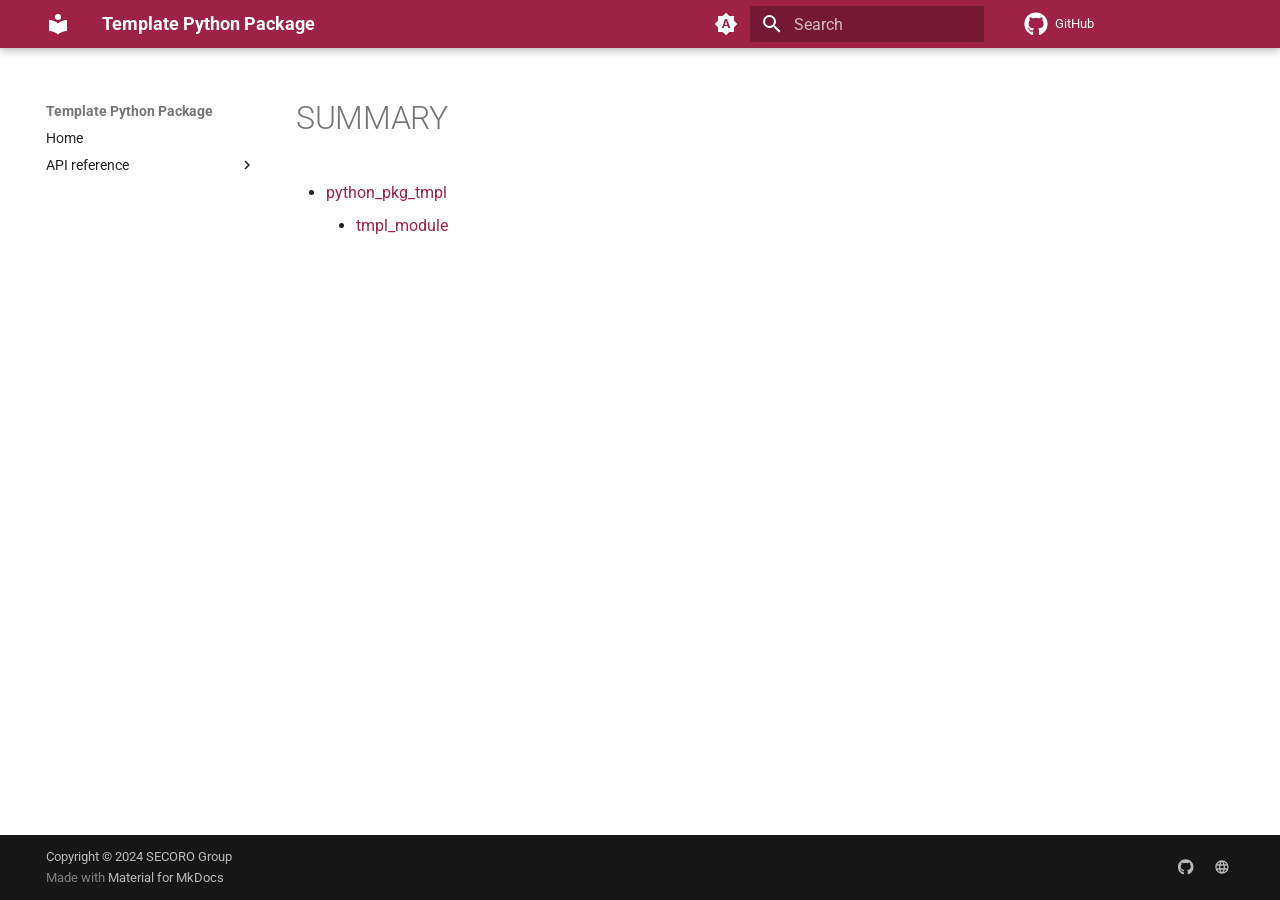
<file: reference/SUMMARY/index.html>
<!doctype html>
<html lang="en" class="no-js">
  <head>
    
      <meta charset="utf-8">
      <meta name="viewport" content="width=device-width,initial-scale=1">
      
        <meta name="description" content="A template Python Package for SECORO AG at Bremen University">
      
      
        <meta name="author" content="SECORO AG">
      
      
      
      
      
      <link rel="icon" href="../../assets/images/favicon.png">
      <meta name="generator" content="mkdocs-1.6.1, mkdocs-material-9.5.45">
    
    
      
        <title>SUMMARY - Template Python Package</title>
      
    
    
      <link rel="stylesheet" href="../../assets/stylesheets/main.0253249f.min.css">
      
        
        <link rel="stylesheet" href="../../assets/stylesheets/palette.06af60db.min.css">
      
      


    
    
      
    
    
      
        
        
        <link rel="preconnect" href="https://fonts.gstatic.com" crossorigin>
        <link rel="stylesheet" href="https://fonts.googleapis.com/css?family=Roboto:300,300i,400,400i,700,700i%7CRoboto+Mono:400,400i,700,700i&display=fallback">
        <style>:root{--md-text-font:"Roboto";--md-code-font:"Roboto Mono"}</style>
      
    
    
      <link rel="stylesheet" href="../../assets/_mkdocstrings.css">
    
      <link rel="stylesheet" href="../../styles/extra.css">
    
    <script>__md_scope=new URL("../..",location),__md_hash=e=>[...e].reduce(((e,_)=>(e<<5)-e+_.charCodeAt(0)),0),__md_get=(e,_=localStorage,t=__md_scope)=>JSON.parse(_.getItem(t.pathname+"."+e)),__md_set=(e,_,t=localStorage,a=__md_scope)=>{try{t.setItem(a.pathname+"."+e,JSON.stringify(_))}catch(e){}}</script>
    
      

    
    
    
  </head>
  
  
    
    
      
    
    
    
    
    <body dir="ltr" data-md-color-scheme="default" data-md-color-primary="custom" data-md-color-accent="custom">
  
    
    <input class="md-toggle" data-md-toggle="drawer" type="checkbox" id="__drawer" autocomplete="off">
    <input class="md-toggle" data-md-toggle="search" type="checkbox" id="__search" autocomplete="off">
    <label class="md-overlay" for="__drawer"></label>
    <div data-md-component="skip">
      
    </div>
    <div data-md-component="announce">
      
    </div>
    
    
      

  

<header class="md-header md-header--shadow" data-md-component="header">
  <nav class="md-header__inner md-grid" aria-label="Header">
    <a href="../.." title="Template Python Package" class="md-header__button md-logo" aria-label="Template Python Package" data-md-component="logo">
      
  
  <svg xmlns="http://www.w3.org/2000/svg" viewBox="0 0 24 24"><path d="M12 8a3 3 0 0 0 3-3 3 3 0 0 0-3-3 3 3 0 0 0-3 3 3 3 0 0 0 3 3m0 3.54C9.64 9.35 6.5 8 3 8v11c3.5 0 6.64 1.35 9 3.54 2.36-2.19 5.5-3.54 9-3.54V8c-3.5 0-6.64 1.35-9 3.54"/></svg>

    </a>
    <label class="md-header__button md-icon" for="__drawer">
      
      <svg xmlns="http://www.w3.org/2000/svg" viewBox="0 0 24 24"><path d="M3 6h18v2H3zm0 5h18v2H3zm0 5h18v2H3z"/></svg>
    </label>
    <div class="md-header__title" data-md-component="header-title">
      <div class="md-header__ellipsis">
        <div class="md-header__topic">
          <span class="md-ellipsis">
            Template Python Package
          </span>
        </div>
        <div class="md-header__topic" data-md-component="header-topic">
          <span class="md-ellipsis">
            
              SUMMARY
            
          </span>
        </div>
      </div>
    </div>
    
      
        <form class="md-header__option" data-md-component="palette">
  
    
    
    
    <input class="md-option" data-md-color-media="(prefers-color-scheme)" data-md-color-scheme="default" data-md-color-primary="custom" data-md-color-accent="custom"  aria-label="Switch to light mode"  type="radio" name="__palette" id="__palette_0">
    
      <label class="md-header__button md-icon" title="Switch to light mode" for="__palette_1" hidden>
        <svg xmlns="http://www.w3.org/2000/svg" viewBox="0 0 24 24"><path d="m14.3 16-.7-2h-3.2l-.7 2H7.8L11 7h2l3.2 9zM20 8.69V4h-4.69L12 .69 8.69 4H4v4.69L.69 12 4 15.31V20h4.69L12 23.31 15.31 20H20v-4.69L23.31 12zm-9.15 3.96h2.3L12 9z"/></svg>
      </label>
    
  
    
    
    
    <input class="md-option" data-md-color-media="(prefers-color-scheme: light)" data-md-color-scheme="default" data-md-color-primary="custom" data-md-color-accent="custom"  aria-label="Switch to dark mode"  type="radio" name="__palette" id="__palette_1">
    
      <label class="md-header__button md-icon" title="Switch to dark mode" for="__palette_2" hidden>
        <svg xmlns="http://www.w3.org/2000/svg" viewBox="0 0 24 24"><path d="M12 8a4 4 0 0 0-4 4 4 4 0 0 0 4 4 4 4 0 0 0 4-4 4 4 0 0 0-4-4m0 10a6 6 0 0 1-6-6 6 6 0 0 1 6-6 6 6 0 0 1 6 6 6 6 0 0 1-6 6m8-9.31V4h-4.69L12 .69 8.69 4H4v4.69L.69 12 4 15.31V20h4.69L12 23.31 15.31 20H20v-4.69L23.31 12z"/></svg>
      </label>
    
  
    
    
    
    <input class="md-option" data-md-color-media="(prefers-color-scheme: dark)" data-md-color-scheme="slate" data-md-color-primary="custom" data-md-color-accent="custom"  aria-label="Switch to system preference"  type="radio" name="__palette" id="__palette_2">
    
      <label class="md-header__button md-icon" title="Switch to system preference" for="__palette_0" hidden>
        <svg xmlns="http://www.w3.org/2000/svg" viewBox="0 0 24 24"><path d="M12 18c-.89 0-1.74-.2-2.5-.55C11.56 16.5 13 14.42 13 12s-1.44-4.5-3.5-5.45C10.26 6.2 11.11 6 12 6a6 6 0 0 1 6 6 6 6 0 0 1-6 6m8-9.31V4h-4.69L12 .69 8.69 4H4v4.69L.69 12 4 15.31V20h4.69L12 23.31 15.31 20H20v-4.69L23.31 12z"/></svg>
      </label>
    
  
</form>
      
    
    
      <script>var palette=__md_get("__palette");if(palette&&palette.color){if("(prefers-color-scheme)"===palette.color.media){var media=matchMedia("(prefers-color-scheme: light)"),input=document.querySelector(media.matches?"[data-md-color-media='(prefers-color-scheme: light)']":"[data-md-color-media='(prefers-color-scheme: dark)']");palette.color.media=input.getAttribute("data-md-color-media"),palette.color.scheme=input.getAttribute("data-md-color-scheme"),palette.color.primary=input.getAttribute("data-md-color-primary"),palette.color.accent=input.getAttribute("data-md-color-accent")}for(var[key,value]of Object.entries(palette.color))document.body.setAttribute("data-md-color-"+key,value)}</script>
    
    
    
      <label class="md-header__button md-icon" for="__search">
        
        <svg xmlns="http://www.w3.org/2000/svg" viewBox="0 0 24 24"><path d="M9.5 3A6.5 6.5 0 0 1 16 9.5c0 1.61-.59 3.09-1.56 4.23l.27.27h.79l5 5-1.5 1.5-5-5v-.79l-.27-.27A6.52 6.52 0 0 1 9.5 16 6.5 6.5 0 0 1 3 9.5 6.5 6.5 0 0 1 9.5 3m0 2C7 5 5 7 5 9.5S7 14 9.5 14 14 12 14 9.5 12 5 9.5 5"/></svg>
      </label>
      <div class="md-search" data-md-component="search" role="dialog">
  <label class="md-search__overlay" for="__search"></label>
  <div class="md-search__inner" role="search">
    <form class="md-search__form" name="search">
      <input type="text" class="md-search__input" name="query" aria-label="Search" placeholder="Search" autocapitalize="off" autocorrect="off" autocomplete="off" spellcheck="false" data-md-component="search-query" required>
      <label class="md-search__icon md-icon" for="__search">
        
        <svg xmlns="http://www.w3.org/2000/svg" viewBox="0 0 24 24"><path d="M9.5 3A6.5 6.5 0 0 1 16 9.5c0 1.61-.59 3.09-1.56 4.23l.27.27h.79l5 5-1.5 1.5-5-5v-.79l-.27-.27A6.52 6.52 0 0 1 9.5 16 6.5 6.5 0 0 1 3 9.5 6.5 6.5 0 0 1 9.5 3m0 2C7 5 5 7 5 9.5S7 14 9.5 14 14 12 14 9.5 12 5 9.5 5"/></svg>
        
        <svg xmlns="http://www.w3.org/2000/svg" viewBox="0 0 24 24"><path d="M20 11v2H8l5.5 5.5-1.42 1.42L4.16 12l7.92-7.92L13.5 5.5 8 11z"/></svg>
      </label>
      <nav class="md-search__options" aria-label="Search">
        
        <button type="reset" class="md-search__icon md-icon" title="Clear" aria-label="Clear" tabindex="-1">
          
          <svg xmlns="http://www.w3.org/2000/svg" viewBox="0 0 24 24"><path d="M19 6.41 17.59 5 12 10.59 6.41 5 5 6.41 10.59 12 5 17.59 6.41 19 12 13.41 17.59 19 19 17.59 13.41 12z"/></svg>
        </button>
      </nav>
      
    </form>
    <div class="md-search__output">
      <div class="md-search__scrollwrap" tabindex="0" data-md-scrollfix>
        <div class="md-search-result" data-md-component="search-result">
          <div class="md-search-result__meta">
            Initializing search
          </div>
          <ol class="md-search-result__list" role="presentation"></ol>
        </div>
      </div>
    </div>
  </div>
</div>
    
    
      <div class="md-header__source">
        <a href="https://github.com/secorolab/python-pkg-template" title="Go to repository" class="md-source" data-md-component="source">
  <div class="md-source__icon md-icon">
    
    <svg xmlns="http://www.w3.org/2000/svg" viewBox="0 0 496 512"><!--! Font Awesome Free 6.6.0 by @fontawesome - https://fontawesome.com License - https://fontawesome.com/license/free (Icons: CC BY 4.0, Fonts: SIL OFL 1.1, Code: MIT License) Copyright 2024 Fonticons, Inc.--><path d="M165.9 397.4c0 2-2.3 3.6-5.2 3.6-3.3.3-5.6-1.3-5.6-3.6 0-2 2.3-3.6 5.2-3.6 3-.3 5.6 1.3 5.6 3.6m-31.1-4.5c-.7 2 1.3 4.3 4.3 4.9 2.6 1 5.6 0 6.2-2s-1.3-4.3-4.3-5.2c-2.6-.7-5.5.3-6.2 2.3m44.2-1.7c-2.9.7-4.9 2.6-4.6 4.9.3 2 2.9 3.3 5.9 2.6 2.9-.7 4.9-2.6 4.6-4.6-.3-1.9-3-3.2-5.9-2.9M244.8 8C106.1 8 0 113.3 0 252c0 110.9 69.8 205.8 169.5 239.2 12.8 2.3 17.3-5.6 17.3-12.1 0-6.2-.3-40.4-.3-61.4 0 0-70 15-84.7-29.8 0 0-11.4-29.1-27.8-36.6 0 0-22.9-15.7 1.6-15.4 0 0 24.9 2 38.6 25.8 21.9 38.6 58.6 27.5 72.9 20.9 2.3-16 8.8-27.1 16-33.7-55.9-6.2-112.3-14.3-112.3-110.5 0-27.5 7.6-41.3 23.6-58.9-2.6-6.5-11.1-33.3 2.6-67.9 20.9-6.5 69 27 69 27 20-5.6 41.5-8.5 62.8-8.5s42.8 2.9 62.8 8.5c0 0 48.1-33.6 69-27 13.7 34.7 5.2 61.4 2.6 67.9 16 17.7 25.8 31.5 25.8 58.9 0 96.5-58.9 104.2-114.8 110.5 9.2 7.9 17 22.9 17 46.4 0 33.7-.3 75.4-.3 83.6 0 6.5 4.6 14.4 17.3 12.1C428.2 457.8 496 362.9 496 252 496 113.3 383.5 8 244.8 8M97.2 352.9c-1.3 1-1 3.3.7 5.2 1.6 1.6 3.9 2.3 5.2 1 1.3-1 1-3.3-.7-5.2-1.6-1.6-3.9-2.3-5.2-1m-10.8-8.1c-.7 1.3.3 2.9 2.3 3.9 1.6 1 3.6.7 4.3-.7.7-1.3-.3-2.9-2.3-3.9-2-.6-3.6-.3-4.3.7m32.4 35.6c-1.6 1.3-1 4.3 1.3 6.2 2.3 2.3 5.2 2.6 6.5 1 1.3-1.3.7-4.3-1.3-6.2-2.2-2.3-5.2-2.6-6.5-1m-11.4-14.7c-1.6 1-1.6 3.6 0 5.9s4.3 3.3 5.6 2.3c1.6-1.3 1.6-3.9 0-6.2-1.4-2.3-4-3.3-5.6-2"/></svg>
  </div>
  <div class="md-source__repository">
    GitHub
  </div>
</a>
      </div>
    
  </nav>
  
</header>
    
    <div class="md-container" data-md-component="container">
      
      
        
          
        
      
      <main class="md-main" data-md-component="main">
        <div class="md-main__inner md-grid">
          
            
              
              <div class="md-sidebar md-sidebar--primary" data-md-component="sidebar" data-md-type="navigation" >
                <div class="md-sidebar__scrollwrap">
                  <div class="md-sidebar__inner">
                    



<nav class="md-nav md-nav--primary" aria-label="Navigation" data-md-level="0">
  <label class="md-nav__title" for="__drawer">
    <a href="../.." title="Template Python Package" class="md-nav__button md-logo" aria-label="Template Python Package" data-md-component="logo">
      
  
  <svg xmlns="http://www.w3.org/2000/svg" viewBox="0 0 24 24"><path d="M12 8a3 3 0 0 0 3-3 3 3 0 0 0-3-3 3 3 0 0 0-3 3 3 3 0 0 0 3 3m0 3.54C9.64 9.35 6.5 8 3 8v11c3.5 0 6.64 1.35 9 3.54 2.36-2.19 5.5-3.54 9-3.54V8c-3.5 0-6.64 1.35-9 3.54"/></svg>

    </a>
    Template Python Package
  </label>
  
    <div class="md-nav__source">
      <a href="https://github.com/secorolab/python-pkg-template" title="Go to repository" class="md-source" data-md-component="source">
  <div class="md-source__icon md-icon">
    
    <svg xmlns="http://www.w3.org/2000/svg" viewBox="0 0 496 512"><!--! Font Awesome Free 6.6.0 by @fontawesome - https://fontawesome.com License - https://fontawesome.com/license/free (Icons: CC BY 4.0, Fonts: SIL OFL 1.1, Code: MIT License) Copyright 2024 Fonticons, Inc.--><path d="M165.9 397.4c0 2-2.3 3.6-5.2 3.6-3.3.3-5.6-1.3-5.6-3.6 0-2 2.3-3.6 5.2-3.6 3-.3 5.6 1.3 5.6 3.6m-31.1-4.5c-.7 2 1.3 4.3 4.3 4.9 2.6 1 5.6 0 6.2-2s-1.3-4.3-4.3-5.2c-2.6-.7-5.5.3-6.2 2.3m44.2-1.7c-2.9.7-4.9 2.6-4.6 4.9.3 2 2.9 3.3 5.9 2.6 2.9-.7 4.9-2.6 4.6-4.6-.3-1.9-3-3.2-5.9-2.9M244.8 8C106.1 8 0 113.3 0 252c0 110.9 69.8 205.8 169.5 239.2 12.8 2.3 17.3-5.6 17.3-12.1 0-6.2-.3-40.4-.3-61.4 0 0-70 15-84.7-29.8 0 0-11.4-29.1-27.8-36.6 0 0-22.9-15.7 1.6-15.4 0 0 24.9 2 38.6 25.8 21.9 38.6 58.6 27.5 72.9 20.9 2.3-16 8.8-27.1 16-33.7-55.9-6.2-112.3-14.3-112.3-110.5 0-27.5 7.6-41.3 23.6-58.9-2.6-6.5-11.1-33.3 2.6-67.9 20.9-6.5 69 27 69 27 20-5.6 41.5-8.5 62.8-8.5s42.8 2.9 62.8 8.5c0 0 48.1-33.6 69-27 13.7 34.7 5.2 61.4 2.6 67.9 16 17.7 25.8 31.5 25.8 58.9 0 96.5-58.9 104.2-114.8 110.5 9.2 7.9 17 22.9 17 46.4 0 33.7-.3 75.4-.3 83.6 0 6.5 4.6 14.4 17.3 12.1C428.2 457.8 496 362.9 496 252 496 113.3 383.5 8 244.8 8M97.2 352.9c-1.3 1-1 3.3.7 5.2 1.6 1.6 3.9 2.3 5.2 1 1.3-1 1-3.3-.7-5.2-1.6-1.6-3.9-2.3-5.2-1m-10.8-8.1c-.7 1.3.3 2.9 2.3 3.9 1.6 1 3.6.7 4.3-.7.7-1.3-.3-2.9-2.3-3.9-2-.6-3.6-.3-4.3.7m32.4 35.6c-1.6 1.3-1 4.3 1.3 6.2 2.3 2.3 5.2 2.6 6.5 1 1.3-1.3.7-4.3-1.3-6.2-2.2-2.3-5.2-2.6-6.5-1m-11.4-14.7c-1.6 1-1.6 3.6 0 5.9s4.3 3.3 5.6 2.3c1.6-1.3 1.6-3.9 0-6.2-1.4-2.3-4-3.3-5.6-2"/></svg>
  </div>
  <div class="md-source__repository">
    GitHub
  </div>
</a>
    </div>
  
  <ul class="md-nav__list" data-md-scrollfix>
    
      
      
  
  
  
  
    <li class="md-nav__item">
      <a href="../.." class="md-nav__link">
        
  
  <span class="md-ellipsis">
    Home
  </span>
  

      </a>
    </li>
  

    
      
      
  
  
  
  
    
    
    
    
    <li class="md-nav__item md-nav__item--nested">
      
        
        
        <input class="md-nav__toggle md-toggle " type="checkbox" id="__nav_2" >
        
          
          <label class="md-nav__link" for="__nav_2" id="__nav_2_label" tabindex="0">
            
  
  <span class="md-ellipsis">
    API reference
  </span>
  

            <span class="md-nav__icon md-icon"></span>
          </label>
        
        <nav class="md-nav" data-md-level="1" aria-labelledby="__nav_2_label" aria-expanded="false">
          <label class="md-nav__title" for="__nav_2">
            <span class="md-nav__icon md-icon"></span>
            API reference
          </label>
          <ul class="md-nav__list" data-md-scrollfix>
            
              
                
  
  
  
  
    
    
    
    
    <li class="md-nav__item md-nav__item--nested">
      
        
        
        <input class="md-nav__toggle md-toggle " type="checkbox" id="__nav_2_1" >
        
          
          
          <div class="md-nav__link md-nav__container">
            <a href="../python_pkg_tmpl/" class="md-nav__link ">
              
  
  <span class="md-ellipsis">
    python_pkg_tmpl
  </span>
  

            </a>
            
              
              <label class="md-nav__link " for="__nav_2_1" id="__nav_2_1_label" tabindex="0">
                <span class="md-nav__icon md-icon"></span>
              </label>
            
          </div>
        
        <nav class="md-nav" data-md-level="2" aria-labelledby="__nav_2_1_label" aria-expanded="false">
          <label class="md-nav__title" for="__nav_2_1">
            <span class="md-nav__icon md-icon"></span>
            python_pkg_tmpl
          </label>
          <ul class="md-nav__list" data-md-scrollfix>
            
              
                
  
  
  
  
    <li class="md-nav__item">
      <a href="../python_pkg_tmpl/tmpl_module/" class="md-nav__link">
        
  
  <span class="md-ellipsis">
    tmpl_module
  </span>
  

      </a>
    </li>
  

              
            
          </ul>
        </nav>
      
    </li>
  

              
            
          </ul>
        </nav>
      
    </li>
  

    
  </ul>
</nav>
                  </div>
                </div>
              </div>
            
            
              
              <div class="md-sidebar md-sidebar--secondary" data-md-component="sidebar" data-md-type="toc" >
                <div class="md-sidebar__scrollwrap">
                  <div class="md-sidebar__inner">
                    

<nav class="md-nav md-nav--secondary" aria-label="Table of contents">
  
  
  
  
</nav>
                  </div>
                </div>
              </div>
            
          
          
            <div class="md-content" data-md-component="content">
              <article class="md-content__inner md-typeset">
                
                  


  <h1>SUMMARY</h1>

<ul>
<li><a href="../python_pkg_tmpl/">python_pkg_tmpl</a><ul>
<li><a href="../python_pkg_tmpl/tmpl_module/">tmpl_module</a></li>
</ul>
</li>
</ul>












                
              </article>
            </div>
          
          
<script>var target=document.getElementById(location.hash.slice(1));target&&target.name&&(target.checked=target.name.startsWith("__tabbed_"))</script>
        </div>
        
      </main>
      
        <footer class="md-footer">
  
  <div class="md-footer-meta md-typeset">
    <div class="md-footer-meta__inner md-grid">
      <div class="md-copyright">
  
    <div class="md-copyright__highlight">
      Copyright &copy; 2024 SECORO Group
    </div>
  
  
    Made with
    <a href="https://squidfunk.github.io/mkdocs-material/" target="_blank" rel="noopener">
      Material for MkDocs
    </a>
  
</div>
      
        <div class="md-social">
  
    
    
    
    
      
      
    
    <a href="https://github.com/secorolab" target="_blank" rel="noopener" title="github.com" class="md-social__link">
      <svg xmlns="http://www.w3.org/2000/svg" viewBox="0 0 496 512"><!--! Font Awesome Free 6.6.0 by @fontawesome - https://fontawesome.com License - https://fontawesome.com/license/free (Icons: CC BY 4.0, Fonts: SIL OFL 1.1, Code: MIT License) Copyright 2024 Fonticons, Inc.--><path d="M165.9 397.4c0 2-2.3 3.6-5.2 3.6-3.3.3-5.6-1.3-5.6-3.6 0-2 2.3-3.6 5.2-3.6 3-.3 5.6 1.3 5.6 3.6m-31.1-4.5c-.7 2 1.3 4.3 4.3 4.9 2.6 1 5.6 0 6.2-2s-1.3-4.3-4.3-5.2c-2.6-.7-5.5.3-6.2 2.3m44.2-1.7c-2.9.7-4.9 2.6-4.6 4.9.3 2 2.9 3.3 5.9 2.6 2.9-.7 4.9-2.6 4.6-4.6-.3-1.9-3-3.2-5.9-2.9M244.8 8C106.1 8 0 113.3 0 252c0 110.9 69.8 205.8 169.5 239.2 12.8 2.3 17.3-5.6 17.3-12.1 0-6.2-.3-40.4-.3-61.4 0 0-70 15-84.7-29.8 0 0-11.4-29.1-27.8-36.6 0 0-22.9-15.7 1.6-15.4 0 0 24.9 2 38.6 25.8 21.9 38.6 58.6 27.5 72.9 20.9 2.3-16 8.8-27.1 16-33.7-55.9-6.2-112.3-14.3-112.3-110.5 0-27.5 7.6-41.3 23.6-58.9-2.6-6.5-11.1-33.3 2.6-67.9 20.9-6.5 69 27 69 27 20-5.6 41.5-8.5 62.8-8.5s42.8 2.9 62.8 8.5c0 0 48.1-33.6 69-27 13.7 34.7 5.2 61.4 2.6 67.9 16 17.7 25.8 31.5 25.8 58.9 0 96.5-58.9 104.2-114.8 110.5 9.2 7.9 17 22.9 17 46.4 0 33.7-.3 75.4-.3 83.6 0 6.5 4.6 14.4 17.3 12.1C428.2 457.8 496 362.9 496 252 496 113.3 383.5 8 244.8 8M97.2 352.9c-1.3 1-1 3.3.7 5.2 1.6 1.6 3.9 2.3 5.2 1 1.3-1 1-3.3-.7-5.2-1.6-1.6-3.9-2.3-5.2-1m-10.8-8.1c-.7 1.3.3 2.9 2.3 3.9 1.6 1 3.6.7 4.3-.7.7-1.3-.3-2.9-2.3-3.9-2-.6-3.6-.3-4.3.7m32.4 35.6c-1.6 1.3-1 4.3 1.3 6.2 2.3 2.3 5.2 2.6 6.5 1 1.3-1.3.7-4.3-1.3-6.2-2.2-2.3-5.2-2.6-6.5-1m-11.4-14.7c-1.6 1-1.6 3.6 0 5.9s4.3 3.3 5.6 2.3c1.6-1.3 1.6-3.9 0-6.2-1.4-2.3-4-3.3-5.6-2"/></svg>
    </a>
  
    
    
    
    
      
      
    
    <a href="https://www.uni-bremen.de/secoro" target="_blank" rel="noopener" title="www.uni-bremen.de" class="md-social__link">
      <svg xmlns="http://www.w3.org/2000/svg" viewBox="0 0 24 24"><path d="M16.36 14c.08-.66.14-1.32.14-2s-.06-1.34-.14-2h3.38c.16.64.26 1.31.26 2s-.1 1.36-.26 2m-5.15 5.56c.6-1.11 1.06-2.31 1.38-3.56h2.95a8.03 8.03 0 0 1-4.33 3.56M14.34 14H9.66c-.1-.66-.16-1.32-.16-2s.06-1.35.16-2h4.68c.09.65.16 1.32.16 2s-.07 1.34-.16 2M12 19.96c-.83-1.2-1.5-2.53-1.91-3.96h3.82c-.41 1.43-1.08 2.76-1.91 3.96M8 8H5.08A7.92 7.92 0 0 1 9.4 4.44C8.8 5.55 8.35 6.75 8 8m-2.92 8H8c.35 1.25.8 2.45 1.4 3.56A8 8 0 0 1 5.08 16m-.82-2C4.1 13.36 4 12.69 4 12s.1-1.36.26-2h3.38c-.08.66-.14 1.32-.14 2s.06 1.34.14 2M12 4.03c.83 1.2 1.5 2.54 1.91 3.97h-3.82c.41-1.43 1.08-2.77 1.91-3.97M18.92 8h-2.95a15.7 15.7 0 0 0-1.38-3.56c1.84.63 3.37 1.9 4.33 3.56M12 2C6.47 2 2 6.5 2 12a10 10 0 0 0 10 10 10 10 0 0 0 10-10A10 10 0 0 0 12 2"/></svg>
    </a>
  
</div>
      
    </div>
  </div>
</footer>
      
    </div>
    <div class="md-dialog" data-md-component="dialog">
      <div class="md-dialog__inner md-typeset"></div>
    </div>
    
    
    <script id="__config" type="application/json">{"base": "../..", "features": [], "search": "../../assets/javascripts/workers/search.6ce7567c.min.js", "translations": {"clipboard.copied": "Copied to clipboard", "clipboard.copy": "Copy to clipboard", "search.result.more.one": "1 more on this page", "search.result.more.other": "# more on this page", "search.result.none": "No matching documents", "search.result.one": "1 matching document", "search.result.other": "# matching documents", "search.result.placeholder": "Type to start searching", "search.result.term.missing": "Missing", "select.version": "Select version"}}</script>
    
    
      <script src="../../assets/javascripts/bundle.83f73b43.min.js"></script>
      
    
  </body>
</html>
</file>
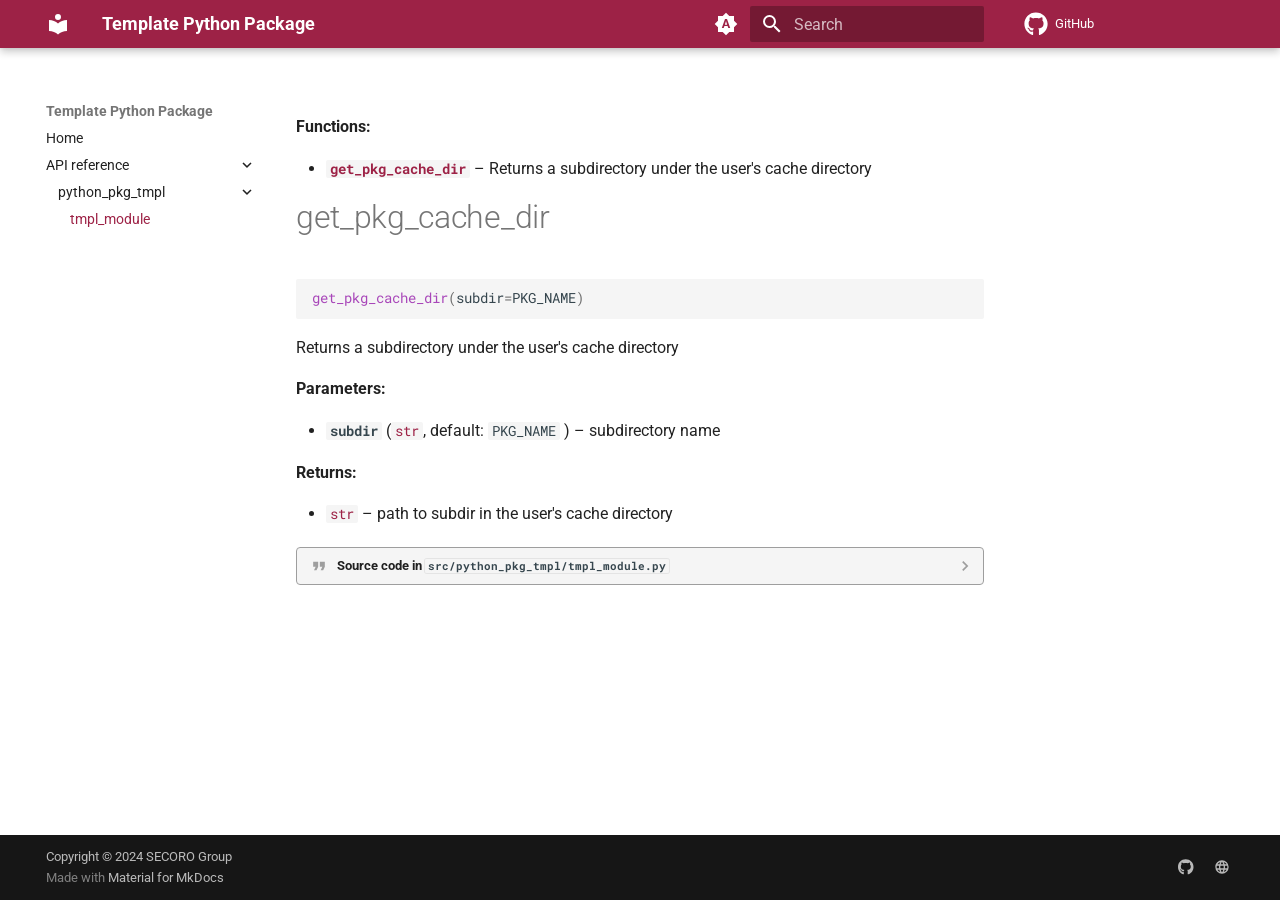
<file: reference/python_pkg_tmpl/tmpl_module/index.html>
<!doctype html>
<html lang="en" class="no-js">
  <head>
    
      <meta charset="utf-8">
      <meta name="viewport" content="width=device-width,initial-scale=1">
      
        <meta name="description" content="A template Python Package for SECORO AG at Bremen University">
      
      
        <meta name="author" content="SECORO AG">
      
      
      
        <link rel="prev" href="../">
      
      
      
      <link rel="icon" href="../../../assets/images/favicon.png">
      <meta name="generator" content="mkdocs-1.6.1, mkdocs-material-9.5.45">
    
    
      
        <title>python_pkg_tmpl.tmpl_module - Template Python Package</title>
      
    
    
      <link rel="stylesheet" href="../../../assets/stylesheets/main.0253249f.min.css">
      
        
        <link rel="stylesheet" href="../../../assets/stylesheets/palette.06af60db.min.css">
      
      


    
    
      
    
    
      
        
        
        <link rel="preconnect" href="https://fonts.gstatic.com" crossorigin>
        <link rel="stylesheet" href="https://fonts.googleapis.com/css?family=Roboto:300,300i,400,400i,700,700i%7CRoboto+Mono:400,400i,700,700i&display=fallback">
        <style>:root{--md-text-font:"Roboto";--md-code-font:"Roboto Mono"}</style>
      
    
    
      <link rel="stylesheet" href="../../../assets/_mkdocstrings.css">
    
      <link rel="stylesheet" href="../../../styles/extra.css">
    
    <script>__md_scope=new URL("../../..",location),__md_hash=e=>[...e].reduce(((e,_)=>(e<<5)-e+_.charCodeAt(0)),0),__md_get=(e,_=localStorage,t=__md_scope)=>JSON.parse(_.getItem(t.pathname+"."+e)),__md_set=(e,_,t=localStorage,a=__md_scope)=>{try{t.setItem(a.pathname+"."+e,JSON.stringify(_))}catch(e){}}</script>
    
      

    
    
    
  </head>
  
  
    
    
      
    
    
    
    
    <body dir="ltr" data-md-color-scheme="default" data-md-color-primary="custom" data-md-color-accent="custom">
  
    
    <input class="md-toggle" data-md-toggle="drawer" type="checkbox" id="__drawer" autocomplete="off">
    <input class="md-toggle" data-md-toggle="search" type="checkbox" id="__search" autocomplete="off">
    <label class="md-overlay" for="__drawer"></label>
    <div data-md-component="skip">
      
        
        <a href="#python_pkg_tmpl.tmpl_module" class="md-skip">
          Skip to content
        </a>
      
    </div>
    <div data-md-component="announce">
      
    </div>
    
    
      

  

<header class="md-header md-header--shadow" data-md-component="header">
  <nav class="md-header__inner md-grid" aria-label="Header">
    <a href="../../.." title="Template Python Package" class="md-header__button md-logo" aria-label="Template Python Package" data-md-component="logo">
      
  
  <svg xmlns="http://www.w3.org/2000/svg" viewBox="0 0 24 24"><path d="M12 8a3 3 0 0 0 3-3 3 3 0 0 0-3-3 3 3 0 0 0-3 3 3 3 0 0 0 3 3m0 3.54C9.64 9.35 6.5 8 3 8v11c3.5 0 6.64 1.35 9 3.54 2.36-2.19 5.5-3.54 9-3.54V8c-3.5 0-6.64 1.35-9 3.54"/></svg>

    </a>
    <label class="md-header__button md-icon" for="__drawer">
      
      <svg xmlns="http://www.w3.org/2000/svg" viewBox="0 0 24 24"><path d="M3 6h18v2H3zm0 5h18v2H3zm0 5h18v2H3z"/></svg>
    </label>
    <div class="md-header__title" data-md-component="header-title">
      <div class="md-header__ellipsis">
        <div class="md-header__topic">
          <span class="md-ellipsis">
            Template Python Package
          </span>
        </div>
        <div class="md-header__topic" data-md-component="header-topic">
          <span class="md-ellipsis">
            
              python_pkg_tmpl.tmpl_module
            
          </span>
        </div>
      </div>
    </div>
    
      
        <form class="md-header__option" data-md-component="palette">
  
    
    
    
    <input class="md-option" data-md-color-media="(prefers-color-scheme)" data-md-color-scheme="default" data-md-color-primary="custom" data-md-color-accent="custom"  aria-label="Switch to light mode"  type="radio" name="__palette" id="__palette_0">
    
      <label class="md-header__button md-icon" title="Switch to light mode" for="__palette_1" hidden>
        <svg xmlns="http://www.w3.org/2000/svg" viewBox="0 0 24 24"><path d="m14.3 16-.7-2h-3.2l-.7 2H7.8L11 7h2l3.2 9zM20 8.69V4h-4.69L12 .69 8.69 4H4v4.69L.69 12 4 15.31V20h4.69L12 23.31 15.31 20H20v-4.69L23.31 12zm-9.15 3.96h2.3L12 9z"/></svg>
      </label>
    
  
    
    
    
    <input class="md-option" data-md-color-media="(prefers-color-scheme: light)" data-md-color-scheme="default" data-md-color-primary="custom" data-md-color-accent="custom"  aria-label="Switch to dark mode"  type="radio" name="__palette" id="__palette_1">
    
      <label class="md-header__button md-icon" title="Switch to dark mode" for="__palette_2" hidden>
        <svg xmlns="http://www.w3.org/2000/svg" viewBox="0 0 24 24"><path d="M12 8a4 4 0 0 0-4 4 4 4 0 0 0 4 4 4 4 0 0 0 4-4 4 4 0 0 0-4-4m0 10a6 6 0 0 1-6-6 6 6 0 0 1 6-6 6 6 0 0 1 6 6 6 6 0 0 1-6 6m8-9.31V4h-4.69L12 .69 8.69 4H4v4.69L.69 12 4 15.31V20h4.69L12 23.31 15.31 20H20v-4.69L23.31 12z"/></svg>
      </label>
    
  
    
    
    
    <input class="md-option" data-md-color-media="(prefers-color-scheme: dark)" data-md-color-scheme="slate" data-md-color-primary="custom" data-md-color-accent="custom"  aria-label="Switch to system preference"  type="radio" name="__palette" id="__palette_2">
    
      <label class="md-header__button md-icon" title="Switch to system preference" for="__palette_0" hidden>
        <svg xmlns="http://www.w3.org/2000/svg" viewBox="0 0 24 24"><path d="M12 18c-.89 0-1.74-.2-2.5-.55C11.56 16.5 13 14.42 13 12s-1.44-4.5-3.5-5.45C10.26 6.2 11.11 6 12 6a6 6 0 0 1 6 6 6 6 0 0 1-6 6m8-9.31V4h-4.69L12 .69 8.69 4H4v4.69L.69 12 4 15.31V20h4.69L12 23.31 15.31 20H20v-4.69L23.31 12z"/></svg>
      </label>
    
  
</form>
      
    
    
      <script>var palette=__md_get("__palette");if(palette&&palette.color){if("(prefers-color-scheme)"===palette.color.media){var media=matchMedia("(prefers-color-scheme: light)"),input=document.querySelector(media.matches?"[data-md-color-media='(prefers-color-scheme: light)']":"[data-md-color-media='(prefers-color-scheme: dark)']");palette.color.media=input.getAttribute("data-md-color-media"),palette.color.scheme=input.getAttribute("data-md-color-scheme"),palette.color.primary=input.getAttribute("data-md-color-primary"),palette.color.accent=input.getAttribute("data-md-color-accent")}for(var[key,value]of Object.entries(palette.color))document.body.setAttribute("data-md-color-"+key,value)}</script>
    
    
    
      <label class="md-header__button md-icon" for="__search">
        
        <svg xmlns="http://www.w3.org/2000/svg" viewBox="0 0 24 24"><path d="M9.5 3A6.5 6.5 0 0 1 16 9.5c0 1.61-.59 3.09-1.56 4.23l.27.27h.79l5 5-1.5 1.5-5-5v-.79l-.27-.27A6.52 6.52 0 0 1 9.5 16 6.5 6.5 0 0 1 3 9.5 6.5 6.5 0 0 1 9.5 3m0 2C7 5 5 7 5 9.5S7 14 9.5 14 14 12 14 9.5 12 5 9.5 5"/></svg>
      </label>
      <div class="md-search" data-md-component="search" role="dialog">
  <label class="md-search__overlay" for="__search"></label>
  <div class="md-search__inner" role="search">
    <form class="md-search__form" name="search">
      <input type="text" class="md-search__input" name="query" aria-label="Search" placeholder="Search" autocapitalize="off" autocorrect="off" autocomplete="off" spellcheck="false" data-md-component="search-query" required>
      <label class="md-search__icon md-icon" for="__search">
        
        <svg xmlns="http://www.w3.org/2000/svg" viewBox="0 0 24 24"><path d="M9.5 3A6.5 6.5 0 0 1 16 9.5c0 1.61-.59 3.09-1.56 4.23l.27.27h.79l5 5-1.5 1.5-5-5v-.79l-.27-.27A6.52 6.52 0 0 1 9.5 16 6.5 6.5 0 0 1 3 9.5 6.5 6.5 0 0 1 9.5 3m0 2C7 5 5 7 5 9.5S7 14 9.5 14 14 12 14 9.5 12 5 9.5 5"/></svg>
        
        <svg xmlns="http://www.w3.org/2000/svg" viewBox="0 0 24 24"><path d="M20 11v2H8l5.5 5.5-1.42 1.42L4.16 12l7.92-7.92L13.5 5.5 8 11z"/></svg>
      </label>
      <nav class="md-search__options" aria-label="Search">
        
        <button type="reset" class="md-search__icon md-icon" title="Clear" aria-label="Clear" tabindex="-1">
          
          <svg xmlns="http://www.w3.org/2000/svg" viewBox="0 0 24 24"><path d="M19 6.41 17.59 5 12 10.59 6.41 5 5 6.41 10.59 12 5 17.59 6.41 19 12 13.41 17.59 19 19 17.59 13.41 12z"/></svg>
        </button>
      </nav>
      
    </form>
    <div class="md-search__output">
      <div class="md-search__scrollwrap" tabindex="0" data-md-scrollfix>
        <div class="md-search-result" data-md-component="search-result">
          <div class="md-search-result__meta">
            Initializing search
          </div>
          <ol class="md-search-result__list" role="presentation"></ol>
        </div>
      </div>
    </div>
  </div>
</div>
    
    
      <div class="md-header__source">
        <a href="https://github.com/secorolab/python-pkg-template" title="Go to repository" class="md-source" data-md-component="source">
  <div class="md-source__icon md-icon">
    
    <svg xmlns="http://www.w3.org/2000/svg" viewBox="0 0 496 512"><!--! Font Awesome Free 6.6.0 by @fontawesome - https://fontawesome.com License - https://fontawesome.com/license/free (Icons: CC BY 4.0, Fonts: SIL OFL 1.1, Code: MIT License) Copyright 2024 Fonticons, Inc.--><path d="M165.9 397.4c0 2-2.3 3.6-5.2 3.6-3.3.3-5.6-1.3-5.6-3.6 0-2 2.3-3.6 5.2-3.6 3-.3 5.6 1.3 5.6 3.6m-31.1-4.5c-.7 2 1.3 4.3 4.3 4.9 2.6 1 5.6 0 6.2-2s-1.3-4.3-4.3-5.2c-2.6-.7-5.5.3-6.2 2.3m44.2-1.7c-2.9.7-4.9 2.6-4.6 4.9.3 2 2.9 3.3 5.9 2.6 2.9-.7 4.9-2.6 4.6-4.6-.3-1.9-3-3.2-5.9-2.9M244.8 8C106.1 8 0 113.3 0 252c0 110.9 69.8 205.8 169.5 239.2 12.8 2.3 17.3-5.6 17.3-12.1 0-6.2-.3-40.4-.3-61.4 0 0-70 15-84.7-29.8 0 0-11.4-29.1-27.8-36.6 0 0-22.9-15.7 1.6-15.4 0 0 24.9 2 38.6 25.8 21.9 38.6 58.6 27.5 72.9 20.9 2.3-16 8.8-27.1 16-33.7-55.9-6.2-112.3-14.3-112.3-110.5 0-27.5 7.6-41.3 23.6-58.9-2.6-6.5-11.1-33.3 2.6-67.9 20.9-6.5 69 27 69 27 20-5.6 41.5-8.5 62.8-8.5s42.8 2.9 62.8 8.5c0 0 48.1-33.6 69-27 13.7 34.7 5.2 61.4 2.6 67.9 16 17.7 25.8 31.5 25.8 58.9 0 96.5-58.9 104.2-114.8 110.5 9.2 7.9 17 22.9 17 46.4 0 33.7-.3 75.4-.3 83.6 0 6.5 4.6 14.4 17.3 12.1C428.2 457.8 496 362.9 496 252 496 113.3 383.5 8 244.8 8M97.2 352.9c-1.3 1-1 3.3.7 5.2 1.6 1.6 3.9 2.3 5.2 1 1.3-1 1-3.3-.7-5.2-1.6-1.6-3.9-2.3-5.2-1m-10.8-8.1c-.7 1.3.3 2.9 2.3 3.9 1.6 1 3.6.7 4.3-.7.7-1.3-.3-2.9-2.3-3.9-2-.6-3.6-.3-4.3.7m32.4 35.6c-1.6 1.3-1 4.3 1.3 6.2 2.3 2.3 5.2 2.6 6.5 1 1.3-1.3.7-4.3-1.3-6.2-2.2-2.3-5.2-2.6-6.5-1m-11.4-14.7c-1.6 1-1.6 3.6 0 5.9s4.3 3.3 5.6 2.3c1.6-1.3 1.6-3.9 0-6.2-1.4-2.3-4-3.3-5.6-2"/></svg>
  </div>
  <div class="md-source__repository">
    GitHub
  </div>
</a>
      </div>
    
  </nav>
  
</header>
    
    <div class="md-container" data-md-component="container">
      
      
        
          
        
      
      <main class="md-main" data-md-component="main">
        <div class="md-main__inner md-grid">
          
            
              
              <div class="md-sidebar md-sidebar--primary" data-md-component="sidebar" data-md-type="navigation" >
                <div class="md-sidebar__scrollwrap">
                  <div class="md-sidebar__inner">
                    



<nav class="md-nav md-nav--primary" aria-label="Navigation" data-md-level="0">
  <label class="md-nav__title" for="__drawer">
    <a href="../../.." title="Template Python Package" class="md-nav__button md-logo" aria-label="Template Python Package" data-md-component="logo">
      
  
  <svg xmlns="http://www.w3.org/2000/svg" viewBox="0 0 24 24"><path d="M12 8a3 3 0 0 0 3-3 3 3 0 0 0-3-3 3 3 0 0 0-3 3 3 3 0 0 0 3 3m0 3.54C9.64 9.35 6.5 8 3 8v11c3.5 0 6.64 1.35 9 3.54 2.36-2.19 5.5-3.54 9-3.54V8c-3.5 0-6.64 1.35-9 3.54"/></svg>

    </a>
    Template Python Package
  </label>
  
    <div class="md-nav__source">
      <a href="https://github.com/secorolab/python-pkg-template" title="Go to repository" class="md-source" data-md-component="source">
  <div class="md-source__icon md-icon">
    
    <svg xmlns="http://www.w3.org/2000/svg" viewBox="0 0 496 512"><!--! Font Awesome Free 6.6.0 by @fontawesome - https://fontawesome.com License - https://fontawesome.com/license/free (Icons: CC BY 4.0, Fonts: SIL OFL 1.1, Code: MIT License) Copyright 2024 Fonticons, Inc.--><path d="M165.9 397.4c0 2-2.3 3.6-5.2 3.6-3.3.3-5.6-1.3-5.6-3.6 0-2 2.3-3.6 5.2-3.6 3-.3 5.6 1.3 5.6 3.6m-31.1-4.5c-.7 2 1.3 4.3 4.3 4.9 2.6 1 5.6 0 6.2-2s-1.3-4.3-4.3-5.2c-2.6-.7-5.5.3-6.2 2.3m44.2-1.7c-2.9.7-4.9 2.6-4.6 4.9.3 2 2.9 3.3 5.9 2.6 2.9-.7 4.9-2.6 4.6-4.6-.3-1.9-3-3.2-5.9-2.9M244.8 8C106.1 8 0 113.3 0 252c0 110.9 69.8 205.8 169.5 239.2 12.8 2.3 17.3-5.6 17.3-12.1 0-6.2-.3-40.4-.3-61.4 0 0-70 15-84.7-29.8 0 0-11.4-29.1-27.8-36.6 0 0-22.9-15.7 1.6-15.4 0 0 24.9 2 38.6 25.8 21.9 38.6 58.6 27.5 72.9 20.9 2.3-16 8.8-27.1 16-33.7-55.9-6.2-112.3-14.3-112.3-110.5 0-27.5 7.6-41.3 23.6-58.9-2.6-6.5-11.1-33.3 2.6-67.9 20.9-6.5 69 27 69 27 20-5.6 41.5-8.5 62.8-8.5s42.8 2.9 62.8 8.5c0 0 48.1-33.6 69-27 13.7 34.7 5.2 61.4 2.6 67.9 16 17.7 25.8 31.5 25.8 58.9 0 96.5-58.9 104.2-114.8 110.5 9.2 7.9 17 22.9 17 46.4 0 33.7-.3 75.4-.3 83.6 0 6.5 4.6 14.4 17.3 12.1C428.2 457.8 496 362.9 496 252 496 113.3 383.5 8 244.8 8M97.2 352.9c-1.3 1-1 3.3.7 5.2 1.6 1.6 3.9 2.3 5.2 1 1.3-1 1-3.3-.7-5.2-1.6-1.6-3.9-2.3-5.2-1m-10.8-8.1c-.7 1.3.3 2.9 2.3 3.9 1.6 1 3.6.7 4.3-.7.7-1.3-.3-2.9-2.3-3.9-2-.6-3.6-.3-4.3.7m32.4 35.6c-1.6 1.3-1 4.3 1.3 6.2 2.3 2.3 5.2 2.6 6.5 1 1.3-1.3.7-4.3-1.3-6.2-2.2-2.3-5.2-2.6-6.5-1m-11.4-14.7c-1.6 1-1.6 3.6 0 5.9s4.3 3.3 5.6 2.3c1.6-1.3 1.6-3.9 0-6.2-1.4-2.3-4-3.3-5.6-2"/></svg>
  </div>
  <div class="md-source__repository">
    GitHub
  </div>
</a>
    </div>
  
  <ul class="md-nav__list" data-md-scrollfix>
    
      
      
  
  
  
  
    <li class="md-nav__item">
      <a href="../../.." class="md-nav__link">
        
  
  <span class="md-ellipsis">
    Home
  </span>
  

      </a>
    </li>
  

    
      
      
  
  
    
  
  
  
    
    
    
    
    <li class="md-nav__item md-nav__item--active md-nav__item--nested">
      
        
        
        <input class="md-nav__toggle md-toggle " type="checkbox" id="__nav_2" checked>
        
          
          <label class="md-nav__link" for="__nav_2" id="__nav_2_label" tabindex="0">
            
  
  <span class="md-ellipsis">
    API reference
  </span>
  

            <span class="md-nav__icon md-icon"></span>
          </label>
        
        <nav class="md-nav" data-md-level="1" aria-labelledby="__nav_2_label" aria-expanded="true">
          <label class="md-nav__title" for="__nav_2">
            <span class="md-nav__icon md-icon"></span>
            API reference
          </label>
          <ul class="md-nav__list" data-md-scrollfix>
            
              
                
  
  
    
  
  
  
    
    
    
    
    <li class="md-nav__item md-nav__item--active md-nav__item--nested">
      
        
        
        <input class="md-nav__toggle md-toggle " type="checkbox" id="__nav_2_1" checked>
        
          
          
          <div class="md-nav__link md-nav__container">
            <a href="../" class="md-nav__link ">
              
  
  <span class="md-ellipsis">
    python_pkg_tmpl
  </span>
  

            </a>
            
              
              <label class="md-nav__link " for="__nav_2_1" id="__nav_2_1_label" tabindex="0">
                <span class="md-nav__icon md-icon"></span>
              </label>
            
          </div>
        
        <nav class="md-nav" data-md-level="2" aria-labelledby="__nav_2_1_label" aria-expanded="true">
          <label class="md-nav__title" for="__nav_2_1">
            <span class="md-nav__icon md-icon"></span>
            python_pkg_tmpl
          </label>
          <ul class="md-nav__list" data-md-scrollfix>
            
              
                
  
  
    
  
  
  
    <li class="md-nav__item md-nav__item--active">
      
      <input class="md-nav__toggle md-toggle" type="checkbox" id="__toc">
      
      
        
      
      
      <a href="./" class="md-nav__link md-nav__link--active">
        
  
  <span class="md-ellipsis">
    tmpl_module
  </span>
  

      </a>
      
    </li>
  

              
            
          </ul>
        </nav>
      
    </li>
  

              
            
          </ul>
        </nav>
      
    </li>
  

    
  </ul>
</nav>
                  </div>
                </div>
              </div>
            
            
              
              <div class="md-sidebar md-sidebar--secondary" data-md-component="sidebar" data-md-type="toc" >
                <div class="md-sidebar__scrollwrap">
                  <div class="md-sidebar__inner">
                    

<nav class="md-nav md-nav--secondary" aria-label="Table of contents">
  
  
  
    
  
  
</nav>
                  </div>
                </div>
              </div>
            
          
          
            <div class="md-content" data-md-component="content">
              <article class="md-content__inner md-typeset">
                
                  

  
  


<div class="doc doc-object doc-module">



<a id="python_pkg_tmpl.tmpl_module"></a>
    <div class="doc doc-contents first">









<p><span class="doc-section-title">Functions:</span></p>
    <ul>
          <li class="doc-section-item field-body">
            <b><code><a class="autorefs autorefs-internal" title="python_pkg_tmpl.tmpl_module.get_pkg_cache_dir" href="#python_pkg_tmpl.tmpl_module.get_pkg_cache_dir">get_pkg_cache_dir</a></code></b>
            –
            <div class="doc-md-description">
              <p>Returns a subdirectory under the user's cache directory</p>
            </div>
          </li>
    </ul>





  <div class="doc doc-children">









<div class="doc doc-object doc-function">


<h1 id="python_pkg_tmpl.tmpl_module.get_pkg_cache_dir" class="doc doc-heading">
            <span class="doc doc-object-name doc-function-name">get_pkg_cache_dir</span>


</h1>
<div class="doc-signature highlight"><pre><span></span><code><span class="nf">get_pkg_cache_dir</span><span class="p">(</span><span class="n">subdir</span><span class="o">=</span><span class="n">PKG_NAME</span><span class="p">)</span>
</code></pre></div>

    <div class="doc doc-contents ">

        <p>Returns a subdirectory under the user's cache directory</p>


<p><span class="doc-section-title">Parameters:</span></p>
    <ul>
        <li class="doc-section-item field-body">
            <b><code>subdir</code></b>
              (<code><a class="autorefs autorefs-external" href="https://docs.python.org/3/library/stdtypes.html#str">str</a></code>, default:
                  <code><span title="python_pkg_tmpl.tmpl_module.PKG_NAME">PKG_NAME</span></code>
)
          –
          <div class="doc-md-description">
            <p>subdirectory name</p>
          </div>
        </li>
    </ul>


<p><span class="doc-section-title">Returns:</span></p>
    <ul>
        <li class="doc-section-item field-body">
              <code><a class="autorefs autorefs-external" href="https://docs.python.org/3/library/stdtypes.html#str">str</a></code>
          –
          <div class="doc-md-description">
            <p>path to subdir in the user's cache directory</p>
          </div>
        </li>
    </ul>

            <details class="quote">
              <summary>Source code in <code>src/python_pkg_tmpl/tmpl_module.py</code></summary>
              <div class="highlight"><table class="highlighttable"><tr><td class="linenos"><div class="linenodiv"><pre><span></span><span class="normal"> 9</span>
<span class="normal">10</span>
<span class="normal">11</span>
<span class="normal">12</span>
<span class="normal">13</span>
<span class="normal">14</span>
<span class="normal">15</span>
<span class="normal">16</span>
<span class="normal">17</span>
<span class="normal">18</span></pre></div></td><td class="code"><div><pre><span></span><code><span class="k">def</span> <span class="nf">get_pkg_cache_dir</span><span class="p">(</span><span class="n">subdir</span><span class="p">:</span> <span class="nb">str</span> <span class="o">=</span> <span class="n">PKG_NAME</span><span class="p">)</span> <span class="o">-&gt;</span> <span class="nb">str</span><span class="p">:</span>
<span class="w">    </span><span class="sd">&quot;&quot;&quot;Returns a subdirectory under the user&#39;s cache directory</span>

<span class="sd">    Parameters:</span>
<span class="sd">        subdir: subdirectory name</span>

<span class="sd">    Returns:</span>
<span class="sd">        path to subdir in the user&#39;s cache directory</span>
<span class="sd">    &quot;&quot;&quot;</span>
    <span class="k">return</span> <span class="n">join</span><span class="p">(</span><span class="n">user_cache_dir</span><span class="p">(),</span> <span class="n">subdir</span><span class="p">)</span>
</code></pre></div></td></tr></table></div>
            </details>
    </div>

</div>



  </div>

    </div>

</div>







  
  






                
              </article>
            </div>
          
          
<script>var target=document.getElementById(location.hash.slice(1));target&&target.name&&(target.checked=target.name.startsWith("__tabbed_"))</script>
        </div>
        
      </main>
      
        <footer class="md-footer">
  
  <div class="md-footer-meta md-typeset">
    <div class="md-footer-meta__inner md-grid">
      <div class="md-copyright">
  
    <div class="md-copyright__highlight">
      Copyright &copy; 2024 SECORO Group
    </div>
  
  
    Made with
    <a href="https://squidfunk.github.io/mkdocs-material/" target="_blank" rel="noopener">
      Material for MkDocs
    </a>
  
</div>
      
        <div class="md-social">
  
    
    
    
    
      
      
    
    <a href="https://github.com/secorolab" target="_blank" rel="noopener" title="github.com" class="md-social__link">
      <svg xmlns="http://www.w3.org/2000/svg" viewBox="0 0 496 512"><!--! Font Awesome Free 6.6.0 by @fontawesome - https://fontawesome.com License - https://fontawesome.com/license/free (Icons: CC BY 4.0, Fonts: SIL OFL 1.1, Code: MIT License) Copyright 2024 Fonticons, Inc.--><path d="M165.9 397.4c0 2-2.3 3.6-5.2 3.6-3.3.3-5.6-1.3-5.6-3.6 0-2 2.3-3.6 5.2-3.6 3-.3 5.6 1.3 5.6 3.6m-31.1-4.5c-.7 2 1.3 4.3 4.3 4.9 2.6 1 5.6 0 6.2-2s-1.3-4.3-4.3-5.2c-2.6-.7-5.5.3-6.2 2.3m44.2-1.7c-2.9.7-4.9 2.6-4.6 4.9.3 2 2.9 3.3 5.9 2.6 2.9-.7 4.9-2.6 4.6-4.6-.3-1.9-3-3.2-5.9-2.9M244.8 8C106.1 8 0 113.3 0 252c0 110.9 69.8 205.8 169.5 239.2 12.8 2.3 17.3-5.6 17.3-12.1 0-6.2-.3-40.4-.3-61.4 0 0-70 15-84.7-29.8 0 0-11.4-29.1-27.8-36.6 0 0-22.9-15.7 1.6-15.4 0 0 24.9 2 38.6 25.8 21.9 38.6 58.6 27.5 72.9 20.9 2.3-16 8.8-27.1 16-33.7-55.9-6.2-112.3-14.3-112.3-110.5 0-27.5 7.6-41.3 23.6-58.9-2.6-6.5-11.1-33.3 2.6-67.9 20.9-6.5 69 27 69 27 20-5.6 41.5-8.5 62.8-8.5s42.8 2.9 62.8 8.5c0 0 48.1-33.6 69-27 13.7 34.7 5.2 61.4 2.6 67.9 16 17.7 25.8 31.5 25.8 58.9 0 96.5-58.9 104.2-114.8 110.5 9.2 7.9 17 22.9 17 46.4 0 33.7-.3 75.4-.3 83.6 0 6.5 4.6 14.4 17.3 12.1C428.2 457.8 496 362.9 496 252 496 113.3 383.5 8 244.8 8M97.2 352.9c-1.3 1-1 3.3.7 5.2 1.6 1.6 3.9 2.3 5.2 1 1.3-1 1-3.3-.7-5.2-1.6-1.6-3.9-2.3-5.2-1m-10.8-8.1c-.7 1.3.3 2.9 2.3 3.9 1.6 1 3.6.7 4.3-.7.7-1.3-.3-2.9-2.3-3.9-2-.6-3.6-.3-4.3.7m32.4 35.6c-1.6 1.3-1 4.3 1.3 6.2 2.3 2.3 5.2 2.6 6.5 1 1.3-1.3.7-4.3-1.3-6.2-2.2-2.3-5.2-2.6-6.5-1m-11.4-14.7c-1.6 1-1.6 3.6 0 5.9s4.3 3.3 5.6 2.3c1.6-1.3 1.6-3.9 0-6.2-1.4-2.3-4-3.3-5.6-2"/></svg>
    </a>
  
    
    
    
    
      
      
    
    <a href="https://www.uni-bremen.de/secoro" target="_blank" rel="noopener" title="www.uni-bremen.de" class="md-social__link">
      <svg xmlns="http://www.w3.org/2000/svg" viewBox="0 0 24 24"><path d="M16.36 14c.08-.66.14-1.32.14-2s-.06-1.34-.14-2h3.38c.16.64.26 1.31.26 2s-.1 1.36-.26 2m-5.15 5.56c.6-1.11 1.06-2.31 1.38-3.56h2.95a8.03 8.03 0 0 1-4.33 3.56M14.34 14H9.66c-.1-.66-.16-1.32-.16-2s.06-1.35.16-2h4.68c.09.65.16 1.32.16 2s-.07 1.34-.16 2M12 19.96c-.83-1.2-1.5-2.53-1.91-3.96h3.82c-.41 1.43-1.08 2.76-1.91 3.96M8 8H5.08A7.92 7.92 0 0 1 9.4 4.44C8.8 5.55 8.35 6.75 8 8m-2.92 8H8c.35 1.25.8 2.45 1.4 3.56A8 8 0 0 1 5.08 16m-.82-2C4.1 13.36 4 12.69 4 12s.1-1.36.26-2h3.38c-.08.66-.14 1.32-.14 2s.06 1.34.14 2M12 4.03c.83 1.2 1.5 2.54 1.91 3.97h-3.82c.41-1.43 1.08-2.77 1.91-3.97M18.92 8h-2.95a15.7 15.7 0 0 0-1.38-3.56c1.84.63 3.37 1.9 4.33 3.56M12 2C6.47 2 2 6.5 2 12a10 10 0 0 0 10 10 10 10 0 0 0 10-10A10 10 0 0 0 12 2"/></svg>
    </a>
  
</div>
      
    </div>
  </div>
</footer>
      
    </div>
    <div class="md-dialog" data-md-component="dialog">
      <div class="md-dialog__inner md-typeset"></div>
    </div>
    
    
    <script id="__config" type="application/json">{"base": "../../..", "features": [], "search": "../../../assets/javascripts/workers/search.6ce7567c.min.js", "translations": {"clipboard.copied": "Copied to clipboard", "clipboard.copy": "Copy to clipboard", "search.result.more.one": "1 more on this page", "search.result.more.other": "# more on this page", "search.result.none": "No matching documents", "search.result.one": "1 matching document", "search.result.other": "# matching documents", "search.result.placeholder": "Type to start searching", "search.result.term.missing": "Missing", "select.version": "Select version"}}</script>
    
    
      <script src="../../../assets/javascripts/bundle.83f73b43.min.js"></script>
      
    
  </body>
</html>
</file>
<file: assets/_mkdocstrings.css>
/* Avoid breaking parameter names, etc. in table cells. */
.doc-contents td code {
  word-break: normal !important;
}

/* No line break before first paragraph of descriptions. */
.doc-md-description,
.doc-md-description>p:first-child {
  display: inline;
}

/* Max width for docstring sections tables. */
.doc .md-typeset__table,
.doc .md-typeset__table table {
  display: table !important;
  width: 100%;
}

.doc .md-typeset__table tr {
  display: table-row;
}

/* Defaults in Spacy table style. */
.doc-param-default {
  float: right;
}

/* Parameter headings must be inline, not blocks. */
.doc-heading-parameter {
  display: inline;
}

/* Prefer space on the right, not the left of parameter permalinks. */
.doc-heading-parameter .headerlink {
  margin-left: 0 !important;
  margin-right: 0.2rem;
}

/* Backward-compatibility: docstring section titles in bold. */
.doc-section-title {
  font-weight: bold;
}

/* Symbols in Navigation and ToC. */
:root, :host,
[data-md-color-scheme="default"] {
  --doc-symbol-parameter-fg-color: #df50af;
  --doc-symbol-attribute-fg-color: #953800;
  --doc-symbol-function-fg-color: #8250df;
  --doc-symbol-method-fg-color: #8250df;
  --doc-symbol-class-fg-color: #0550ae;
  --doc-symbol-module-fg-color: #5cad0f;

  --doc-symbol-parameter-bg-color: #df50af1a;
  --doc-symbol-attribute-bg-color: #9538001a;
  --doc-symbol-function-bg-color: #8250df1a;
  --doc-symbol-method-bg-color: #8250df1a;
  --doc-symbol-class-bg-color: #0550ae1a;
  --doc-symbol-module-bg-color: #5cad0f1a;
}

[data-md-color-scheme="slate"] {
  --doc-symbol-parameter-fg-color: #ffa8cc;
  --doc-symbol-attribute-fg-color: #ffa657;
  --doc-symbol-function-fg-color: #d2a8ff;
  --doc-symbol-method-fg-color: #d2a8ff;
  --doc-symbol-class-fg-color: #79c0ff;
  --doc-symbol-module-fg-color: #baff79;

  --doc-symbol-parameter-bg-color: #ffa8cc1a;
  --doc-symbol-attribute-bg-color: #ffa6571a;
  --doc-symbol-function-bg-color: #d2a8ff1a;
  --doc-symbol-method-bg-color: #d2a8ff1a;
  --doc-symbol-class-bg-color: #79c0ff1a;
  --doc-symbol-module-bg-color: #baff791a;
}

code.doc-symbol {
  border-radius: .1rem;
  font-size: .85em;
  padding: 0 .3em;
  font-weight: bold;
}

code.doc-symbol-parameter {
  color: var(--doc-symbol-parameter-fg-color);
  background-color: var(--doc-symbol-parameter-bg-color);
}

code.doc-symbol-parameter::after {
  content: "param";
}

code.doc-symbol-attribute {
  color: var(--doc-symbol-attribute-fg-color);
  background-color: var(--doc-symbol-attribute-bg-color);
}

code.doc-symbol-attribute::after {
  content: "attr";
}

code.doc-symbol-function {
  color: var(--doc-symbol-function-fg-color);
  background-color: var(--doc-symbol-function-bg-color);
}

code.doc-symbol-function::after {
  content: "func";
}

code.doc-symbol-method {
  color: var(--doc-symbol-method-fg-color);
  background-color: var(--doc-symbol-method-bg-color);
}

code.doc-symbol-method::after {
  content: "meth";
}

code.doc-symbol-class {
  color: var(--doc-symbol-class-fg-color);
  background-color: var(--doc-symbol-class-bg-color);
}

code.doc-symbol-class::after {
  content: "class";
}

code.doc-symbol-module {
  color: var(--doc-symbol-module-fg-color);
  background-color: var(--doc-symbol-module-bg-color);
}

code.doc-symbol-module::after {
  content: "mod";
}

.doc-signature .autorefs {
  color: inherit;
  border-bottom: 1px dotted currentcolor;
}
</file>
<file: styles/extra.css>
:root {
  --md-primary-fg-color:        #9d2246;
  --md-primary-fg-color--light: #d50c2f;
  --md-primary-fg-color--dark:  #9d2246;
  --md-accent-fg-color:         #f39ca9;
}
</file>
<file: assets/stylesheets/main.0253249f.min.css>
@charset "UTF-8";html{-webkit-text-size-adjust:none;-moz-text-size-adjust:none;text-size-adjust:none;box-sizing:border-box}*,:after,:before{box-sizing:inherit}@media (prefers-reduced-motion){*,:after,:before{transition:none!important}}body{margin:0}a,button,input,label{-webkit-tap-highlight-color:transparent}a{color:inherit;text-decoration:none}hr{border:0;box-sizing:initial;display:block;height:.05rem;overflow:visible;padding:0}small{font-size:80%}sub,sup{line-height:1em}img{border-style:none}table{border-collapse:initial;border-spacing:0}td,th{font-weight:400;vertical-align:top}button{background:#0000;border:0;font-family:inherit;font-size:inherit;margin:0;padding:0}input{border:0;outline:none}:root{--md-primary-fg-color:#4051b5;--md-primary-fg-color--light:#5d6cc0;--md-primary-fg-color--dark:#303fa1;--md-primary-bg-color:#fff;--md-primary-bg-color--light:#ffffffb3;--md-accent-fg-color:#526cfe;--md-accent-fg-color--transparent:#526cfe1a;--md-accent-bg-color:#fff;--md-accent-bg-color--light:#ffffffb3}[data-md-color-scheme=default]{color-scheme:light}[data-md-color-scheme=default] img[src$="#gh-dark-mode-only"],[data-md-color-scheme=default] img[src$="#only-dark"]{display:none}:root,[data-md-color-scheme=default]{--md-hue:225deg;--md-default-fg-color:#000000de;--md-default-fg-color--light:#0000008a;--md-default-fg-color--lighter:#00000052;--md-default-fg-color--lightest:#00000012;--md-default-bg-color:#fff;--md-default-bg-color--light:#ffffffb3;--md-default-bg-color--lighter:#ffffff4d;--md-default-bg-color--lightest:#ffffff1f;--md-code-fg-color:#36464e;--md-code-bg-color:#f5f5f5;--md-code-hl-color:#4287ff;--md-code-hl-color--light:#4287ff1a;--md-code-hl-number-color:#d52a2a;--md-code-hl-special-color:#db1457;--md-code-hl-function-color:#a846b9;--md-code-hl-constant-color:#6e59d9;--md-code-hl-keyword-color:#3f6ec6;--md-code-hl-string-color:#1c7d4d;--md-code-hl-name-color:var(--md-code-fg-color);--md-code-hl-operator-color:var(--md-default-fg-color--light);--md-code-hl-punctuation-color:var(--md-default-fg-color--light);--md-code-hl-comment-color:var(--md-default-fg-color--light);--md-code-hl-generic-color:var(--md-default-fg-color--light);--md-code-hl-variable-color:var(--md-default-fg-color--light);--md-typeset-color:var(--md-default-fg-color);--md-typeset-a-color:var(--md-primary-fg-color);--md-typeset-del-color:#f5503d26;--md-typeset-ins-color:#0bd57026;--md-typeset-kbd-color:#fafafa;--md-typeset-kbd-accent-color:#fff;--md-typeset-kbd-border-color:#b8b8b8;--md-typeset-mark-color:#ffff0080;--md-typeset-table-color:#0000001f;--md-typeset-table-color--light:rgba(0,0,0,.035);--md-admonition-fg-color:var(--md-default-fg-color);--md-admonition-bg-color:var(--md-default-bg-color);--md-warning-fg-color:#000000de;--md-warning-bg-color:#ff9;--md-footer-fg-color:#fff;--md-footer-fg-color--light:#ffffffb3;--md-footer-fg-color--lighter:#ffffff73;--md-footer-bg-color:#000000de;--md-footer-bg-color--dark:#00000052;--md-shadow-z1:0 0.2rem 0.5rem #0000000d,0 0 0.05rem #0000001a;--md-shadow-z2:0 0.2rem 0.5rem #0000001a,0 0 0.05rem #00000040;--md-shadow-z3:0 0.2rem 0.5rem #0003,0 0 0.05rem #00000059}.md-icon svg{fill:currentcolor;display:block;height:1.2rem;width:1.2rem}body{-webkit-font-smoothing:antialiased;-moz-osx-font-smoothing:grayscale;--md-text-font-family:var(--md-text-font,_),-apple-system,BlinkMacSystemFont,Helvetica,Arial,sans-serif;--md-code-font-family:var(--md-code-font,_),SFMono-Regular,Consolas,Menlo,monospace}aside,body,input{font-feature-settings:"kern","liga";color:var(--md-typeset-color);font-family:var(--md-text-font-family)}code,kbd,pre{font-feature-settings:"kern";font-family:var(--md-code-font-family)}:root{--md-typeset-table-sort-icon:url('data:image/svg+xml;charset=utf-8,<svg xmlns="http://www.w3.org/2000/svg" viewBox="0 0 24 24"><path d="m18 21-4-4h3V7h-3l4-4 4 4h-3v10h3M2 19v-2h10v2M2 13v-2h7v2M2 7V5h4v2z"/></svg>');--md-typeset-table-sort-icon--asc:url('data:image/svg+xml;charset=utf-8,<svg xmlns="http://www.w3.org/2000/svg" viewBox="0 0 24 24"><path d="M19 17h3l-4 4-4-4h3V3h2M2 17h10v2H2M6 5v2H2V5m0 6h7v2H2z"/></svg>');--md-typeset-table-sort-icon--desc:url('data:image/svg+xml;charset=utf-8,<svg xmlns="http://www.w3.org/2000/svg" viewBox="0 0 24 24"><path d="M19 7h3l-4-4-4 4h3v14h2M2 17h10v2H2M6 5v2H2V5m0 6h7v2H2z"/></svg>')}.md-typeset{-webkit-print-color-adjust:exact;color-adjust:exact;font-size:.8rem;line-height:1.6}@media print{.md-typeset{font-size:.68rem}}.md-typeset blockquote,.md-typeset dl,.md-typeset figure,.md-typeset ol,.md-typeset pre,.md-typeset ul{margin-bottom:1em;margin-top:1em}.md-typeset h1{color:var(--md-default-fg-color--light);font-size:2em;line-height:1.3;margin:0 0 1.25em}.md-typeset h1,.md-typeset h2{font-weight:300;letter-spacing:-.01em}.md-typeset h2{font-size:1.5625em;line-height:1.4;margin:1.6em 0 .64em}.md-typeset h3{font-size:1.25em;font-weight:400;letter-spacing:-.01em;line-height:1.5;margin:1.6em 0 .8em}.md-typeset h2+h3{margin-top:.8em}.md-typeset h4{font-weight:700;letter-spacing:-.01em;margin:1em 0}.md-typeset h5,.md-typeset h6{color:var(--md-default-fg-color--light);font-size:.8em;font-weight:700;letter-spacing:-.01em;margin:1.25em 0}.md-typeset h5{text-transform:uppercase}.md-typeset hr{border-bottom:.05rem solid var(--md-default-fg-color--lightest);display:flow-root;margin:1.5em 0}.md-typeset a{color:var(--md-typeset-a-color);word-break:break-word}.md-typeset a,.md-typeset a:before{transition:color 125ms}.md-typeset a:focus,.md-typeset a:hover{color:var(--md-accent-fg-color)}.md-typeset a:focus code,.md-typeset a:hover code{background-color:var(--md-accent-fg-color--transparent)}.md-typeset a code{color:currentcolor;transition:background-color 125ms}.md-typeset a.focus-visible{outline-color:var(--md-accent-fg-color);outline-offset:.2rem}.md-typeset code,.md-typeset kbd,.md-typeset pre{color:var(--md-code-fg-color);direction:ltr;font-variant-ligatures:none}@media print{.md-typeset code,.md-typeset kbd,.md-typeset pre{white-space:pre-wrap}}.md-typeset code{background-color:var(--md-code-bg-color);border-radius:.1rem;-webkit-box-decoration-break:clone;box-decoration-break:clone;font-size:.85em;padding:0 .2941176471em;word-break:break-word}.md-typeset code:not(.focus-visible){-webkit-tap-highlight-color:transparent;outline:none}.md-typeset pre{display:flow-root;line-height:1.4;position:relative}.md-typeset pre>code{-webkit-box-decoration-break:slice;box-decoration-break:slice;box-shadow:none;display:block;margin:0;outline-color:var(--md-accent-fg-color);overflow:auto;padding:.7720588235em 1.1764705882em;scrollbar-color:var(--md-default-fg-color--lighter) #0000;scrollbar-width:thin;touch-action:auto;word-break:normal}.md-typeset pre>code:hover{scrollbar-color:var(--md-accent-fg-color) #0000}.md-typeset pre>code::-webkit-scrollbar{height:.2rem;width:.2rem}.md-typeset pre>code::-webkit-scrollbar-thumb{background-color:var(--md-default-fg-color--lighter)}.md-typeset pre>code::-webkit-scrollbar-thumb:hover{background-color:var(--md-accent-fg-color)}.md-typeset kbd{background-color:var(--md-typeset-kbd-color);border-radius:.1rem;box-shadow:0 .1rem 0 .05rem var(--md-typeset-kbd-border-color),0 .1rem 0 var(--md-typeset-kbd-border-color),0 -.1rem .2rem var(--md-typeset-kbd-accent-color) inset;color:var(--md-default-fg-color);display:inline-block;font-size:.75em;padding:0 .6666666667em;vertical-align:text-top;word-break:break-word}.md-typeset mark{background-color:var(--md-typeset-mark-color);-webkit-box-decoration-break:clone;box-decoration-break:clone;color:inherit;word-break:break-word}.md-typeset abbr{border-bottom:.05rem dotted var(--md-default-fg-color--light);cursor:help;text-decoration:none}.md-typeset small{opacity:.75}[dir=ltr] .md-typeset sub,[dir=ltr] .md-typeset sup{margin-left:.078125em}[dir=rtl] .md-typeset sub,[dir=rtl] .md-typeset sup{margin-right:.078125em}[dir=ltr] .md-typeset blockquote{padding-left:.6rem}[dir=rtl] .md-typeset blockquote{padding-right:.6rem}[dir=ltr] .md-typeset blockquote{border-left:.2rem solid var(--md-default-fg-color--lighter)}[dir=rtl] .md-typeset blockquote{border-right:.2rem solid var(--md-default-fg-color--lighter)}.md-typeset blockquote{color:var(--md-default-fg-color--light);margin-left:0;margin-right:0}.md-typeset ul{list-style-type:disc}.md-typeset ul[type]{list-style-type:revert-layer}[dir=ltr] .md-typeset ol,[dir=ltr] .md-typeset ul{margin-left:.625em}[dir=rtl] .md-typeset ol,[dir=rtl] .md-typeset ul{margin-right:.625em}.md-typeset ol,.md-typeset ul{padding:0}.md-typeset ol:not([hidden]),.md-typeset ul:not([hidden]){display:flow-root}.md-typeset ol ol,.md-typeset ul ol{list-style-type:lower-alpha}.md-typeset ol ol ol,.md-typeset ul ol ol{list-style-type:lower-roman}.md-typeset ol ol ol ol,.md-typeset ul ol ol ol{list-style-type:upper-alpha}.md-typeset ol ol ol ol ol,.md-typeset ul ol ol ol ol{list-style-type:upper-roman}.md-typeset ol[type],.md-typeset ul[type]{list-style-type:revert-layer}[dir=ltr] .md-typeset ol li,[dir=ltr] .md-typeset ul li{margin-left:1.25em}[dir=rtl] .md-typeset ol li,[dir=rtl] .md-typeset ul li{margin-right:1.25em}.md-typeset ol li,.md-typeset ul li{margin-bottom:.5em}.md-typeset ol li blockquote,.md-typeset ol li p,.md-typeset ul li blockquote,.md-typeset ul li p{margin:.5em 0}.md-typeset ol li:last-child,.md-typeset ul li:last-child{margin-bottom:0}[dir=ltr] .md-typeset ol li ol,[dir=ltr] .md-typeset ol li ul,[dir=ltr] .md-typeset ul li ol,[dir=ltr] .md-typeset ul li ul{margin-left:.625em}[dir=rtl] .md-typeset ol li ol,[dir=rtl] .md-typeset ol li ul,[dir=rtl] .md-typeset ul li ol,[dir=rtl] .md-typeset ul li ul{margin-right:.625em}.md-typeset ol li ol,.md-typeset ol li ul,.md-typeset ul li ol,.md-typeset ul li ul{margin-bottom:.5em;margin-top:.5em}[dir=ltr] .md-typeset dd{margin-left:1.875em}[dir=rtl] .md-typeset dd{margin-right:1.875em}.md-typeset dd{margin-bottom:1.5em;margin-top:1em}.md-typeset img,.md-typeset svg,.md-typeset video{height:auto;max-width:100%}.md-typeset img[align=left]{margin:1em 1em 1em 0}.md-typeset img[align=right]{margin:1em 0 1em 1em}.md-typeset img[align]:only-child{margin-top:0}.md-typeset figure{display:flow-root;margin:1em auto;max-width:100%;text-align:center;width:-moz-fit-content;width:fit-content}.md-typeset figure img{display:block;margin:0 auto}.md-typeset figcaption{font-style:italic;margin:1em auto;max-width:24rem}.md-typeset iframe{max-width:100%}.md-typeset table:not([class]){background-color:var(--md-default-bg-color);border:.05rem solid var(--md-typeset-table-color);border-radius:.1rem;display:inline-block;font-size:.64rem;max-width:100%;overflow:auto;touch-action:auto}@media print{.md-typeset table:not([class]){display:table}}.md-typeset table:not([class])+*{margin-top:1.5em}.md-typeset table:not([class]) td>:first-child,.md-typeset table:not([class]) th>:first-child{margin-top:0}.md-typeset table:not([class]) td>:last-child,.md-typeset table:not([class]) th>:last-child{margin-bottom:0}.md-typeset table:not([class]) td:not([align]),.md-typeset table:not([class]) th:not([align]){text-align:left}[dir=rtl] .md-typeset table:not([class]) td:not([align]),[dir=rtl] .md-typeset table:not([class]) th:not([align]){text-align:right}.md-typeset table:not([class]) th{font-weight:700;min-width:5rem;padding:.9375em 1.25em;vertical-align:top}.md-typeset table:not([class]) td{border-top:.05rem solid var(--md-typeset-table-color);padding:.9375em 1.25em;vertical-align:top}.md-typeset table:not([class]) tbody tr{transition:background-color 125ms}.md-typeset table:not([class]) tbody tr:hover{background-color:var(--md-typeset-table-color--light);box-shadow:0 .05rem 0 var(--md-default-bg-color) inset}.md-typeset table:not([class]) a{word-break:normal}.md-typeset table th[role=columnheader]{cursor:pointer}[dir=ltr] .md-typeset table th[role=columnheader]:after{margin-left:.5em}[dir=rtl] .md-typeset table th[role=columnheader]:after{margin-right:.5em}.md-typeset table th[role=columnheader]:after{content:"";display:inline-block;height:1.2em;-webkit-mask-image:var(--md-typeset-table-sort-icon);mask-image:var(--md-typeset-table-sort-icon);-webkit-mask-repeat:no-repeat;mask-repeat:no-repeat;-webkit-mask-size:contain;mask-size:contain;transition:background-color 125ms;vertical-align:text-bottom;width:1.2em}.md-typeset table th[role=columnheader]:hover:after{background-color:var(--md-default-fg-color--lighter)}.md-typeset table th[role=columnheader][aria-sort=ascending]:after{background-color:var(--md-default-fg-color--light);-webkit-mask-image:var(--md-typeset-table-sort-icon--asc);mask-image:var(--md-typeset-table-sort-icon--asc)}.md-typeset table th[role=columnheader][aria-sort=descending]:after{background-color:var(--md-default-fg-color--light);-webkit-mask-image:var(--md-typeset-table-sort-icon--desc);mask-image:var(--md-typeset-table-sort-icon--desc)}.md-typeset__scrollwrap{margin:1em -.8rem;overflow-x:auto;touch-action:auto}.md-typeset__table{display:inline-block;margin-bottom:.5em;padding:0 .8rem}@media print{.md-typeset__table{display:block}}html .md-typeset__table table{display:table;margin:0;overflow:hidden;width:100%}@media screen and (max-width:44.984375em){.md-content__inner>pre{margin:1em -.8rem}.md-content__inner>pre code{border-radius:0}}.md-typeset .md-author{border-radius:100%;display:block;flex-shrink:0;height:1.6rem;overflow:hidden;position:relative;transition:color 125ms,transform 125ms;width:1.6rem}.md-typeset .md-author img{display:block}.md-typeset .md-author--more{background:var(--md-default-fg-color--lightest);color:var(--md-default-fg-color--lighter);font-size:.6rem;font-weight:700;line-height:1.6rem;text-align:center}.md-typeset .md-author--long{height:2.4rem;width:2.4rem}.md-typeset a.md-author{transform:scale(1)}.md-typeset a.md-author img{border-radius:100%;filter:grayscale(100%) opacity(75%);transition:filter 125ms}.md-typeset a.md-author:focus,.md-typeset a.md-author:hover{transform:scale(1.1);z-index:1}.md-typeset a.md-author:focus img,.md-typeset a.md-author:hover img{filter:grayscale(0)}.md-banner{background-color:var(--md-footer-bg-color);color:var(--md-footer-fg-color);overflow:auto}@media print{.md-banner{display:none}}.md-banner--warning{background-color:var(--md-warning-bg-color);color:var(--md-warning-fg-color)}.md-banner__inner{font-size:.7rem;margin:.6rem auto;padding:0 .8rem}[dir=ltr] .md-banner__button{float:right}[dir=rtl] .md-banner__button{float:left}.md-banner__button{color:inherit;cursor:pointer;transition:opacity .25s}.no-js .md-banner__button{display:none}.md-banner__button:hover{opacity:.7}html{font-size:125%;height:100%;overflow-x:hidden}@media screen and (min-width:100em){html{font-size:137.5%}}@media screen and (min-width:125em){html{font-size:150%}}body{background-color:var(--md-default-bg-color);display:flex;flex-direction:column;font-size:.5rem;min-height:100%;position:relative;width:100%}@media print{body{display:block}}@media screen and (max-width:59.984375em){body[data-md-scrolllock]{position:fixed}}.md-grid{margin-left:auto;margin-right:auto;max-width:61rem}.md-container{display:flex;flex-direction:column;flex-grow:1}@media print{.md-container{display:block}}.md-main{flex-grow:1}.md-main__inner{display:flex;height:100%;margin-top:1.5rem}.md-ellipsis{overflow:hidden;text-overflow:ellipsis}.md-toggle{display:none}.md-option{height:0;opacity:0;position:absolute;width:0}.md-option:checked+label:not([hidden]){display:block}.md-option.focus-visible+label{outline-color:var(--md-accent-fg-color);outline-style:auto}.md-skip{background-color:var(--md-default-fg-color);border-radius:.1rem;color:var(--md-default-bg-color);font-size:.64rem;margin:.5rem;opacity:0;outline-color:var(--md-accent-fg-color);padding:.3rem .5rem;position:fixed;transform:translateY(.4rem);z-index:-1}.md-skip:focus{opacity:1;transform:translateY(0);transition:transform .25s cubic-bezier(.4,0,.2,1),opacity 175ms 75ms;z-index:10}@page{margin:25mm}:root{--md-clipboard-icon:url('data:image/svg+xml;charset=utf-8,<svg xmlns="http://www.w3.org/2000/svg" viewBox="0 0 24 24"><path d="M19 21H8V7h11m0-2H8a2 2 0 0 0-2 2v14a2 2 0 0 0 2 2h11a2 2 0 0 0 2-2V7a2 2 0 0 0-2-2m-3-4H4a2 2 0 0 0-2 2v14h2V3h12z"/></svg>')}.md-clipboard{border-radius:.1rem;color:var(--md-default-fg-color--lightest);cursor:pointer;height:1.5em;outline-color:var(--md-accent-fg-color);outline-offset:.1rem;position:absolute;right:.5em;top:.5em;transition:color .25s;width:1.5em;z-index:1}@media print{.md-clipboard{display:none}}.md-clipboard:not(.focus-visible){-webkit-tap-highlight-color:transparent;outline:none}:hover>.md-clipboard{color:var(--md-default-fg-color--light)}.md-clipboard:focus,.md-clipboard:hover{color:var(--md-accent-fg-color)}.md-clipboard:after{background-color:currentcolor;content:"";display:block;height:1.125em;margin:0 auto;-webkit-mask-image:var(--md-clipboard-icon);mask-image:var(--md-clipboard-icon);-webkit-mask-position:center;mask-position:center;-webkit-mask-repeat:no-repeat;mask-repeat:no-repeat;-webkit-mask-size:contain;mask-size:contain;width:1.125em}.md-clipboard--inline{cursor:pointer}.md-clipboard--inline code{transition:color .25s,background-color .25s}.md-clipboard--inline:focus code,.md-clipboard--inline:hover code{background-color:var(--md-accent-fg-color--transparent);color:var(--md-accent-fg-color)}.md-typeset .md-code__content{display:grid}@keyframes consent{0%{opacity:0;transform:translateY(100%)}to{opacity:1;transform:translateY(0)}}@keyframes overlay{0%{opacity:0}to{opacity:1}}.md-consent__overlay{animation:overlay .25s both;-webkit-backdrop-filter:blur(.1rem);backdrop-filter:blur(.1rem);background-color:#0000008a;height:100%;opacity:1;position:fixed;top:0;width:100%;z-index:5}.md-consent__inner{animation:consent .5s cubic-bezier(.1,.7,.1,1) both;background-color:var(--md-default-bg-color);border:0;border-radius:.1rem;bottom:0;box-shadow:0 0 .2rem #0000001a,0 .2rem .4rem #0003;max-height:100%;overflow:auto;padding:0;position:fixed;width:100%;z-index:5}.md-consent__form{padding:.8rem}.md-consent__settings{display:none;margin:1em 0}input:checked+.md-consent__settings{display:block}.md-consent__controls{margin-bottom:.8rem}.md-typeset .md-consent__controls .md-button{display:inline}@media screen and (max-width:44.984375em){.md-typeset .md-consent__controls .md-button{display:block;margin-top:.4rem;text-align:center;width:100%}}.md-consent label{cursor:pointer}.md-content{flex-grow:1;min-width:0}.md-content__inner{margin:0 .8rem 1.2rem;padding-top:.6rem}@media screen and (min-width:76.25em){[dir=ltr] .md-sidebar--primary:not([hidden])~.md-content>.md-content__inner{margin-left:1.2rem}[dir=ltr] .md-sidebar--secondary:not([hidden])~.md-content>.md-content__inner,[dir=rtl] .md-sidebar--primary:not([hidden])~.md-content>.md-content__inner{margin-right:1.2rem}[dir=rtl] .md-sidebar--secondary:not([hidden])~.md-content>.md-content__inner{margin-left:1.2rem}}.md-content__inner:before{content:"";display:block;height:.4rem}.md-content__inner>:last-child{margin-bottom:0}[dir=ltr] .md-content__button{float:right}[dir=rtl] .md-content__button{float:left}[dir=ltr] .md-content__button{margin-left:.4rem}[dir=rtl] .md-content__button{margin-right:.4rem}.md-content__button{margin:.4rem 0;padding:0}@media print{.md-content__button{display:none}}.md-typeset .md-content__button{color:var(--md-default-fg-color--lighter)}.md-content__button svg{display:inline;vertical-align:top}[dir=rtl] .md-content__button svg{transform:scaleX(-1)}[dir=ltr] .md-dialog{right:.8rem}[dir=rtl] .md-dialog{left:.8rem}.md-dialog{background-color:var(--md-default-fg-color);border-radius:.1rem;bottom:.8rem;box-shadow:var(--md-shadow-z3);min-width:11.1rem;opacity:0;padding:.4rem .6rem;pointer-events:none;position:fixed;transform:translateY(100%);transition:transform 0ms .4s,opacity .4s;z-index:4}@media print{.md-dialog{display:none}}.md-dialog--active{opacity:1;pointer-events:auto;transform:translateY(0);transition:transform .4s cubic-bezier(.075,.85,.175,1),opacity .4s}.md-dialog__inner{color:var(--md-default-bg-color);font-size:.7rem}.md-feedback{margin:2em 0 1em;text-align:center}.md-feedback fieldset{border:none;margin:0;padding:0}.md-feedback__title{font-weight:700;margin:1em auto}.md-feedback__inner{position:relative}.md-feedback__list{display:flex;flex-wrap:wrap;place-content:baseline center;position:relative}.md-feedback__list:hover .md-icon:not(:disabled){color:var(--md-default-fg-color--lighter)}:disabled .md-feedback__list{min-height:1.8rem}.md-feedback__icon{color:var(--md-default-fg-color--light);cursor:pointer;flex-shrink:0;margin:0 .1rem;transition:color 125ms}.md-feedback__icon:not(:disabled).md-icon:hover{color:var(--md-accent-fg-color)}.md-feedback__icon:disabled{color:var(--md-default-fg-color--lightest);pointer-events:none}.md-feedback__note{opacity:0;position:relative;transform:translateY(.4rem);transition:transform .4s cubic-bezier(.1,.7,.1,1),opacity .15s}.md-feedback__note>*{margin:0 auto;max-width:16rem}:disabled .md-feedback__note{opacity:1;transform:translateY(0)}@media print{.md-feedback{display:none}}.md-footer{background-color:var(--md-footer-bg-color);color:var(--md-footer-fg-color)}@media print{.md-footer{display:none}}.md-footer__inner{justify-content:space-between;overflow:auto;padding:.2rem}.md-footer__inner:not([hidden]){display:flex}.md-footer__link{align-items:end;display:flex;flex-grow:0.01;margin-bottom:.4rem;margin-top:1rem;max-width:100%;outline-color:var(--md-accent-fg-color);overflow:hidden;transition:opacity .25s}.md-footer__link:focus,.md-footer__link:hover{opacity:.7}[dir=rtl] .md-footer__link svg{transform:scaleX(-1)}@media screen and (max-width:44.984375em){.md-footer__link--prev{flex-shrink:0}.md-footer__link--prev .md-footer__title{display:none}}[dir=ltr] .md-footer__link--next{margin-left:auto}[dir=rtl] .md-footer__link--next{margin-right:auto}.md-footer__link--next{text-align:right}[dir=rtl] .md-footer__link--next{text-align:left}.md-footer__title{flex-grow:1;font-size:.9rem;margin-bottom:.7rem;max-width:calc(100% - 2.4rem);padding:0 1rem;white-space:nowrap}.md-footer__button{margin:.2rem;padding:.4rem}.md-footer__direction{font-size:.64rem;opacity:.7}.md-footer-meta{background-color:var(--md-footer-bg-color--dark)}.md-footer-meta__inner{display:flex;flex-wrap:wrap;justify-content:space-between;padding:.2rem}html .md-footer-meta.md-typeset a{color:var(--md-footer-fg-color--light)}html .md-footer-meta.md-typeset a:focus,html .md-footer-meta.md-typeset a:hover{color:var(--md-footer-fg-color)}.md-copyright{color:var(--md-footer-fg-color--lighter);font-size:.64rem;margin:auto .6rem;padding:.4rem 0;width:100%}@media screen and (min-width:45em){.md-copyright{width:auto}}.md-copyright__highlight{color:var(--md-footer-fg-color--light)}.md-social{display:inline-flex;gap:.2rem;margin:0 .4rem;padding:.2rem 0 .6rem}@media screen and (min-width:45em){.md-social{padding:.6rem 0}}.md-social__link{display:inline-block;height:1.6rem;text-align:center;width:1.6rem}.md-social__link:before{line-height:1.9}.md-social__link svg{fill:currentcolor;max-height:.8rem;vertical-align:-25%}.md-typeset .md-button{border:.1rem solid;border-radius:.1rem;color:var(--md-primary-fg-color);cursor:pointer;display:inline-block;font-weight:700;padding:.625em 2em;transition:color 125ms,background-color 125ms,border-color 125ms}.md-typeset .md-button--primary{background-color:var(--md-primary-fg-color);border-color:var(--md-primary-fg-color);color:var(--md-primary-bg-color)}.md-typeset .md-button:focus,.md-typeset .md-button:hover{background-color:var(--md-accent-fg-color);border-color:var(--md-accent-fg-color);color:var(--md-accent-bg-color)}[dir=ltr] .md-typeset .md-input{border-top-left-radius:.1rem}[dir=ltr] .md-typeset .md-input,[dir=rtl] .md-typeset .md-input{border-top-right-radius:.1rem}[dir=rtl] .md-typeset .md-input{border-top-left-radius:.1rem}.md-typeset .md-input{border-bottom:.1rem solid var(--md-default-fg-color--lighter);box-shadow:var(--md-shadow-z1);font-size:.8rem;height:1.8rem;padding:0 .6rem;transition:border .25s,box-shadow .25s}.md-typeset .md-input:focus,.md-typeset .md-input:hover{border-bottom-color:var(--md-accent-fg-color);box-shadow:var(--md-shadow-z2)}.md-typeset .md-input--stretch{width:100%}.md-header{background-color:var(--md-primary-fg-color);box-shadow:0 0 .2rem #0000,0 .2rem .4rem #0000;color:var(--md-primary-bg-color);display:block;left:0;position:sticky;right:0;top:0;z-index:4}@media print{.md-header{display:none}}.md-header[hidden]{transform:translateY(-100%);transition:transform .25s cubic-bezier(.8,0,.6,1),box-shadow .25s}.md-header--shadow{box-shadow:0 0 .2rem #0000001a,0 .2rem .4rem #0003;transition:transform .25s cubic-bezier(.1,.7,.1,1),box-shadow .25s}.md-header__inner{align-items:center;display:flex;padding:0 .2rem}.md-header__button{color:currentcolor;cursor:pointer;margin:.2rem;outline-color:var(--md-accent-fg-color);padding:.4rem;position:relative;transition:opacity .25s;vertical-align:middle;z-index:1}.md-header__button:hover{opacity:.7}.md-header__button:not([hidden]){display:inline-block}.md-header__button:not(.focus-visible){-webkit-tap-highlight-color:transparent;outline:none}.md-header__button.md-logo{margin:.2rem;padding:.4rem}@media screen and (max-width:76.234375em){.md-header__button.md-logo{display:none}}.md-header__button.md-logo img,.md-header__button.md-logo svg{fill:currentcolor;display:block;height:1.2rem;width:auto}@media screen and (min-width:60em){.md-header__button[for=__search]{display:none}}.no-js .md-header__button[for=__search]{display:none}[dir=rtl] .md-header__button[for=__search] svg{transform:scaleX(-1)}@media screen and (min-width:76.25em){.md-header__button[for=__drawer]{display:none}}.md-header__topic{display:flex;max-width:100%;position:absolute;transition:transform .4s cubic-bezier(.1,.7,.1,1),opacity .15s;white-space:nowrap}.md-header__topic+.md-header__topic{opacity:0;pointer-events:none;transform:translateX(1.25rem);transition:transform .4s cubic-bezier(1,.7,.1,.1),opacity .15s;z-index:-1}[dir=rtl] .md-header__topic+.md-header__topic{transform:translateX(-1.25rem)}.md-header__topic:first-child{font-weight:700}[dir=ltr] .md-header__title{margin-left:1rem;margin-right:.4rem}[dir=rtl] .md-header__title{margin-left:.4rem;margin-right:1rem}.md-header__title{flex-grow:1;font-size:.9rem;height:2.4rem;line-height:2.4rem}.md-header__title--active .md-header__topic{opacity:0;pointer-events:none;transform:translateX(-1.25rem);transition:transform .4s cubic-bezier(1,.7,.1,.1),opacity .15s;z-index:-1}[dir=rtl] .md-header__title--active .md-header__topic{transform:translateX(1.25rem)}.md-header__title--active .md-header__topic+.md-header__topic{opacity:1;pointer-events:auto;transform:translateX(0);transition:transform .4s cubic-bezier(.1,.7,.1,1),opacity .15s;z-index:0}.md-header__title>.md-header__ellipsis{height:100%;position:relative;width:100%}.md-header__option{display:flex;flex-shrink:0;max-width:100%;transition:max-width 0ms .25s,opacity .25s .25s;white-space:nowrap}[data-md-toggle=search]:checked~.md-header .md-header__option{max-width:0;opacity:0;transition:max-width 0ms,opacity 0ms}.md-header__option>input{bottom:0}.md-header__source{display:none}@media screen and (min-width:60em){[dir=ltr] .md-header__source{margin-left:1rem}[dir=rtl] .md-header__source{margin-right:1rem}.md-header__source{display:block;max-width:11.7rem;width:11.7rem}}@media screen and (min-width:76.25em){[dir=ltr] .md-header__source{margin-left:1.4rem}[dir=rtl] .md-header__source{margin-right:1.4rem}}.md-meta{color:var(--md-default-fg-color--light);font-size:.7rem;line-height:1.3}.md-meta__list{display:inline-flex;flex-wrap:wrap;list-style:none;margin:0;padding:0}.md-meta__item:not(:last-child):after{content:"·";margin-left:.2rem;margin-right:.2rem}.md-meta__link{color:var(--md-typeset-a-color)}.md-meta__link:focus,.md-meta__link:hover{color:var(--md-accent-fg-color)}.md-draft{background-color:#ff1744;border-radius:.125em;color:#fff;display:inline-block;font-weight:700;padding-left:.5714285714em;padding-right:.5714285714em}:root{--md-nav-icon--prev:url('data:image/svg+xml;charset=utf-8,<svg xmlns="http://www.w3.org/2000/svg" viewBox="0 0 24 24"><path d="M20 11v2H8l5.5 5.5-1.42 1.42L4.16 12l7.92-7.92L13.5 5.5 8 11z"/></svg>');--md-nav-icon--next:url('data:image/svg+xml;charset=utf-8,<svg xmlns="http://www.w3.org/2000/svg" viewBox="0 0 24 24"><path d="M8.59 16.58 13.17 12 8.59 7.41 10 6l6 6-6 6z"/></svg>');--md-toc-icon:url('data:image/svg+xml;charset=utf-8,<svg xmlns="http://www.w3.org/2000/svg" viewBox="0 0 24 24"><path d="M3 9h14V7H3zm0 4h14v-2H3zm0 4h14v-2H3zm16 0h2v-2h-2zm0-10v2h2V7zm0 6h2v-2h-2z"/></svg>')}.md-nav{font-size:.7rem;line-height:1.3}.md-nav__title{color:var(--md-default-fg-color--light);display:block;font-weight:700;overflow:hidden;padding:0 .6rem;text-overflow:ellipsis}.md-nav__title .md-nav__button{display:none}.md-nav__title .md-nav__button img{height:100%;width:auto}.md-nav__title .md-nav__button.md-logo img,.md-nav__title .md-nav__button.md-logo svg{fill:currentcolor;display:block;height:2.4rem;max-width:100%;object-fit:contain;width:auto}.md-nav__list{list-style:none;margin:0;padding:0}.md-nav__link{align-items:flex-start;display:flex;gap:.4rem;margin-top:.625em;scroll-snap-align:start;transition:color 125ms}.md-nav__link--passed{color:var(--md-default-fg-color--light)}.md-nav__item .md-nav__link--active,.md-nav__item .md-nav__link--active code{color:var(--md-typeset-a-color)}.md-nav__link .md-ellipsis{position:relative}[dir=ltr] .md-nav__link .md-icon:last-child{margin-left:auto}[dir=rtl] .md-nav__link .md-icon:last-child{margin-right:auto}.md-nav__link svg{fill:currentcolor;flex-shrink:0;height:1.3em;position:relative}.md-nav__link[for]:focus,.md-nav__link[for]:hover,.md-nav__link[href]:focus,.md-nav__link[href]:hover{color:var(--md-accent-fg-color);cursor:pointer}.md-nav__link.focus-visible{outline-color:var(--md-accent-fg-color);outline-offset:.2rem}.md-nav--primary .md-nav__link[for=__toc]{display:none}.md-nav--primary .md-nav__link[for=__toc] .md-icon:after{background-color:currentcolor;display:block;height:100%;-webkit-mask-image:var(--md-toc-icon);mask-image:var(--md-toc-icon);width:100%}.md-nav--primary .md-nav__link[for=__toc]~.md-nav{display:none}.md-nav__container>.md-nav__link{margin-top:0}.md-nav__container>.md-nav__link:first-child{flex-grow:1;min-width:0}.md-nav__icon{flex-shrink:0}.md-nav__source{display:none}@media screen and (max-width:76.234375em){.md-nav--primary,.md-nav--primary .md-nav{background-color:var(--md-default-bg-color);display:flex;flex-direction:column;height:100%;left:0;position:absolute;right:0;top:0;z-index:1}.md-nav--primary .md-nav__item,.md-nav--primary .md-nav__title{font-size:.8rem;line-height:1.5}.md-nav--primary .md-nav__title{background-color:var(--md-default-fg-color--lightest);color:var(--md-default-fg-color--light);cursor:pointer;height:5.6rem;line-height:2.4rem;padding:3rem .8rem .2rem;position:relative;white-space:nowrap}[dir=ltr] .md-nav--primary .md-nav__title .md-nav__icon{left:.4rem}[dir=rtl] .md-nav--primary .md-nav__title .md-nav__icon{right:.4rem}.md-nav--primary .md-nav__title .md-nav__icon{display:block;height:1.2rem;margin:.2rem;position:absolute;top:.4rem;width:1.2rem}.md-nav--primary .md-nav__title .md-nav__icon:after{background-color:currentcolor;content:"";display:block;height:100%;-webkit-mask-image:var(--md-nav-icon--prev);mask-image:var(--md-nav-icon--prev);-webkit-mask-position:center;mask-position:center;-webkit-mask-repeat:no-repeat;mask-repeat:no-repeat;-webkit-mask-size:contain;mask-size:contain;width:100%}.md-nav--primary .md-nav__title~.md-nav__list{background-color:var(--md-default-bg-color);box-shadow:0 .05rem 0 var(--md-default-fg-color--lightest) inset;overflow-y:auto;scroll-snap-type:y mandatory;touch-action:pan-y}.md-nav--primary .md-nav__title~.md-nav__list>:first-child{border-top:0}.md-nav--primary .md-nav__title[for=__drawer]{background-color:var(--md-primary-fg-color);color:var(--md-primary-bg-color);font-weight:700}.md-nav--primary .md-nav__title .md-logo{display:block;left:.2rem;margin:.2rem;padding:.4rem;position:absolute;right:.2rem;top:.2rem}.md-nav--primary .md-nav__list{flex:1}.md-nav--primary .md-nav__item{border-top:.05rem solid var(--md-default-fg-color--lightest)}.md-nav--primary .md-nav__item--active>.md-nav__link{color:var(--md-typeset-a-color)}.md-nav--primary .md-nav__item--active>.md-nav__link:focus,.md-nav--primary .md-nav__item--active>.md-nav__link:hover{color:var(--md-accent-fg-color)}.md-nav--primary .md-nav__link{margin-top:0;padding:.6rem .8rem}.md-nav--primary .md-nav__link svg{margin-top:.1em}.md-nav--primary .md-nav__link>.md-nav__link{padding:0}[dir=ltr] .md-nav--primary .md-nav__link .md-nav__icon{margin-right:-.2rem}[dir=rtl] .md-nav--primary .md-nav__link .md-nav__icon{margin-left:-.2rem}.md-nav--primary .md-nav__link .md-nav__icon{font-size:1.2rem;height:1.2rem;width:1.2rem}.md-nav--primary .md-nav__link .md-nav__icon:after{background-color:currentcolor;content:"";display:block;height:100%;-webkit-mask-image:var(--md-nav-icon--next);mask-image:var(--md-nav-icon--next);-webkit-mask-position:center;mask-position:center;-webkit-mask-repeat:no-repeat;mask-repeat:no-repeat;-webkit-mask-size:contain;mask-size:contain;width:100%}[dir=rtl] .md-nav--primary .md-nav__icon:after{transform:scale(-1)}.md-nav--primary .md-nav--secondary .md-nav{background-color:initial;position:static}[dir=ltr] .md-nav--primary .md-nav--secondary .md-nav .md-nav__link{padding-left:1.4rem}[dir=rtl] .md-nav--primary .md-nav--secondary .md-nav .md-nav__link{padding-right:1.4rem}[dir=ltr] .md-nav--primary .md-nav--secondary .md-nav .md-nav .md-nav__link{padding-left:2rem}[dir=rtl] .md-nav--primary .md-nav--secondary .md-nav .md-nav .md-nav__link{padding-right:2rem}[dir=ltr] .md-nav--primary .md-nav--secondary .md-nav .md-nav .md-nav .md-nav__link{padding-left:2.6rem}[dir=rtl] .md-nav--primary .md-nav--secondary .md-nav .md-nav .md-nav .md-nav__link{padding-right:2.6rem}[dir=ltr] .md-nav--primary .md-nav--secondary .md-nav .md-nav .md-nav .md-nav .md-nav__link{padding-left:3.2rem}[dir=rtl] .md-nav--primary .md-nav--secondary .md-nav .md-nav .md-nav .md-nav .md-nav__link{padding-right:3.2rem}.md-nav--secondary{background-color:initial}.md-nav__toggle~.md-nav{display:flex;opacity:0;transform:translateX(100%);transition:transform .25s cubic-bezier(.8,0,.6,1),opacity 125ms 50ms}[dir=rtl] .md-nav__toggle~.md-nav{transform:translateX(-100%)}.md-nav__toggle:checked~.md-nav{opacity:1;transform:translateX(0);transition:transform .25s cubic-bezier(.4,0,.2,1),opacity 125ms 125ms}.md-nav__toggle:checked~.md-nav>.md-nav__list{-webkit-backface-visibility:hidden;backface-visibility:hidden}}@media screen and (max-width:59.984375em){.md-nav--primary .md-nav__link[for=__toc]{display:flex}.md-nav--primary .md-nav__link[for=__toc] .md-icon:after{content:""}.md-nav--primary .md-nav__link[for=__toc]+.md-nav__link{display:none}.md-nav--primary .md-nav__link[for=__toc]~.md-nav{display:flex}.md-nav__source{background-color:var(--md-primary-fg-color--dark);color:var(--md-primary-bg-color);display:block;padding:0 .2rem}}@media screen and (min-width:60em) and (max-width:76.234375em){.md-nav--integrated .md-nav__link[for=__toc]{display:flex}.md-nav--integrated .md-nav__link[for=__toc] .md-icon:after{content:""}.md-nav--integrated .md-nav__link[for=__toc]+.md-nav__link{display:none}.md-nav--integrated .md-nav__link[for=__toc]~.md-nav{display:flex}}@media screen and (min-width:60em){.md-nav{margin-bottom:-.4rem}.md-nav--secondary .md-nav__title{background:var(--md-default-bg-color);box-shadow:0 0 .4rem .4rem var(--md-default-bg-color);position:sticky;top:0;z-index:1}.md-nav--secondary .md-nav__title[for=__toc]{scroll-snap-align:start}.md-nav--secondary .md-nav__title .md-nav__icon{display:none}[dir=ltr] .md-nav--secondary .md-nav__list{padding-left:.6rem}[dir=rtl] .md-nav--secondary .md-nav__list{padding-right:.6rem}.md-nav--secondary .md-nav__list{padding-bottom:.4rem}[dir=ltr] .md-nav--secondary .md-nav__item>.md-nav__link{margin-right:.4rem}[dir=rtl] .md-nav--secondary .md-nav__item>.md-nav__link{margin-left:.4rem}}@media screen and (min-width:76.25em){.md-nav{margin-bottom:-.4rem;transition:max-height .25s cubic-bezier(.86,0,.07,1)}.md-nav--primary .md-nav__title{background:var(--md-default-bg-color);box-shadow:0 0 .4rem .4rem var(--md-default-bg-color);position:sticky;top:0;z-index:1}.md-nav--primary .md-nav__title[for=__drawer]{scroll-snap-align:start}.md-nav--primary .md-nav__title .md-nav__icon{display:none}[dir=ltr] .md-nav--primary .md-nav__list{padding-left:.6rem}[dir=rtl] .md-nav--primary .md-nav__list{padding-right:.6rem}.md-nav--primary .md-nav__list{padding-bottom:.4rem}[dir=ltr] .md-nav--primary .md-nav__item>.md-nav__link{margin-right:.4rem}[dir=rtl] .md-nav--primary .md-nav__item>.md-nav__link{margin-left:.4rem}.md-nav__toggle~.md-nav{display:grid;grid-template-rows:0fr;opacity:0;transition:grid-template-rows .25s cubic-bezier(.86,0,.07,1),opacity .25s,visibility 0ms .25s;visibility:collapse}.md-nav__toggle~.md-nav>.md-nav__list{overflow:hidden}.md-nav__toggle.md-toggle--indeterminate~.md-nav,.md-nav__toggle:checked~.md-nav{grid-template-rows:1fr;opacity:1;transition:grid-template-rows .25s cubic-bezier(.86,0,.07,1),opacity .15s .1s,visibility 0ms;visibility:visible}.md-nav__toggle.md-toggle--indeterminate~.md-nav{transition:none}.md-nav__item--nested>.md-nav>.md-nav__title{display:none}.md-nav__item--section{display:block;margin:1.25em 0}.md-nav__item--section:last-child{margin-bottom:0}.md-nav__item--section>.md-nav__link{font-weight:700}.md-nav__item--section>.md-nav__link[for]{color:var(--md-default-fg-color--light)}.md-nav__item--section>.md-nav__link:not(.md-nav__container){pointer-events:none}.md-nav__item--section>.md-nav__link .md-icon,.md-nav__item--section>.md-nav__link>[for]{display:none}[dir=ltr] .md-nav__item--section>.md-nav{margin-left:-.6rem}[dir=rtl] .md-nav__item--section>.md-nav{margin-right:-.6rem}.md-nav__item--section>.md-nav{display:block;opacity:1;visibility:visible}.md-nav__item--section>.md-nav>.md-nav__list>.md-nav__item{padding:0}.md-nav__icon{border-radius:100%;height:.9rem;transition:background-color .25s;width:.9rem}.md-nav__icon:hover{background-color:var(--md-accent-fg-color--transparent)}.md-nav__icon:after{background-color:currentcolor;border-radius:100%;content:"";display:inline-block;height:100%;-webkit-mask-image:var(--md-nav-icon--next);mask-image:var(--md-nav-icon--next);-webkit-mask-position:center;mask-position:center;-webkit-mask-repeat:no-repeat;mask-repeat:no-repeat;-webkit-mask-size:contain;mask-size:contain;transition:transform .25s;vertical-align:-.1rem;width:100%}[dir=rtl] .md-nav__icon:after{transform:rotate(180deg)}.md-nav__item--nested .md-nav__toggle:checked~.md-nav__link .md-nav__icon:after,.md-nav__item--nested .md-toggle--indeterminate~.md-nav__link .md-nav__icon:after{transform:rotate(90deg)}.md-nav--lifted>.md-nav__list>.md-nav__item,.md-nav--lifted>.md-nav__title{display:none}.md-nav--lifted>.md-nav__list>.md-nav__item--active{display:block}.md-nav--lifted>.md-nav__list>.md-nav__item--active>.md-nav__link{background:var(--md-default-bg-color);box-shadow:0 0 .4rem .4rem var(--md-default-bg-color);margin-top:0;position:sticky;top:0;z-index:1}.md-nav--lifted>.md-nav__list>.md-nav__item--active>.md-nav__link:not(.md-nav__container){pointer-events:none}.md-nav--lifted>.md-nav__list>.md-nav__item--active.md-nav__item--section{margin:0}[dir=ltr] .md-nav--lifted>.md-nav__list>.md-nav__item>.md-nav:not(.md-nav--secondary){margin-left:-.6rem}[dir=rtl] .md-nav--lifted>.md-nav__list>.md-nav__item>.md-nav:not(.md-nav--secondary){margin-right:-.6rem}.md-nav--lifted>.md-nav__list>.md-nav__item>[for]{color:var(--md-default-fg-color--light)}.md-nav--lifted .md-nav[data-md-level="1"]{grid-template-rows:1fr;opacity:1;visibility:visible}[dir=ltr] .md-nav--integrated>.md-nav__list>.md-nav__item--active .md-nav--secondary{border-left:.05rem solid var(--md-primary-fg-color)}[dir=rtl] .md-nav--integrated>.md-nav__list>.md-nav__item--active .md-nav--secondary{border-right:.05rem solid var(--md-primary-fg-color)}.md-nav--integrated>.md-nav__list>.md-nav__item--active .md-nav--secondary{display:block;margin-bottom:1.25em;opacity:1;visibility:visible}.md-nav--integrated>.md-nav__list>.md-nav__item--active .md-nav--secondary>.md-nav__list{overflow:visible;padding-bottom:0}.md-nav--integrated>.md-nav__list>.md-nav__item--active .md-nav--secondary>.md-nav__title{display:none}}.md-pagination{font-size:.8rem;font-weight:700;gap:.4rem}.md-pagination,.md-pagination>*{align-items:center;display:flex;justify-content:center}.md-pagination>*{border-radius:.2rem;height:1.8rem;min-width:1.8rem;text-align:center}.md-pagination__current{background-color:var(--md-default-fg-color--lightest);color:var(--md-default-fg-color--light)}.md-pagination__link{transition:color 125ms,background-color 125ms}.md-pagination__link:focus,.md-pagination__link:hover{background-color:var(--md-accent-fg-color--transparent);color:var(--md-accent-fg-color)}.md-pagination__link:focus svg,.md-pagination__link:hover svg{color:var(--md-accent-fg-color)}.md-pagination__link.focus-visible{outline-color:var(--md-accent-fg-color);outline-offset:.2rem}.md-pagination__link svg{fill:currentcolor;color:var(--md-default-fg-color--lighter);display:block;max-height:100%;width:1.2rem}.md-post__back{border-bottom:.05rem solid var(--md-default-fg-color--lightest);margin-bottom:1.2rem;padding-bottom:1.2rem}@media screen and (max-width:76.234375em){.md-post__back{display:none}}[dir=rtl] .md-post__back svg{transform:scaleX(-1)}.md-post__authors{display:flex;flex-direction:column;gap:.6rem;margin:0 .6rem 1.2rem}.md-post .md-post__meta a{transition:color 125ms}.md-post .md-post__meta a:focus,.md-post .md-post__meta a:hover{color:var(--md-accent-fg-color)}.md-post__title{color:var(--md-default-fg-color--light);font-weight:700}.md-post--excerpt{margin-bottom:3.2rem}.md-post--excerpt .md-post__header{align-items:center;display:flex;gap:.6rem;min-height:1.6rem}.md-post--excerpt .md-post__authors{align-items:center;display:inline-flex;flex-direction:row;gap:.2rem;margin:0;min-height:2.4rem}[dir=ltr] .md-post--excerpt .md-post__meta .md-meta__list{margin-right:.4rem}[dir=rtl] .md-post--excerpt .md-post__meta .md-meta__list{margin-left:.4rem}.md-post--excerpt .md-post__content>:first-child{--md-scroll-margin:6rem;margin-top:0}.md-post>.md-nav--secondary{margin:1em 0}.md-profile{align-items:center;display:flex;font-size:.7rem;gap:.6rem;line-height:1.4;width:100%}.md-profile__description{flex-grow:1}.md-content--post{display:flex}@media screen and (max-width:76.234375em){.md-content--post{flex-flow:column-reverse}}.md-content--post>.md-content__inner{min-width:0}@media screen and (min-width:76.25em){[dir=ltr] .md-content--post>.md-content__inner{margin-left:1.2rem}[dir=rtl] .md-content--post>.md-content__inner{margin-right:1.2rem}}@media screen and (max-width:76.234375em){.md-sidebar.md-sidebar--post{padding:0;position:static;width:100%}.md-sidebar.md-sidebar--post .md-sidebar__scrollwrap{overflow:visible}.md-sidebar.md-sidebar--post .md-sidebar__inner{padding:0}.md-sidebar.md-sidebar--post .md-post__meta{margin-left:.6rem;margin-right:.6rem}.md-sidebar.md-sidebar--post .md-nav__item{border:none;display:inline}.md-sidebar.md-sidebar--post .md-nav__list{display:inline-flex;flex-wrap:wrap;gap:.6rem;padding-bottom:.6rem;padding-top:.6rem}.md-sidebar.md-sidebar--post .md-nav__link{padding:0}.md-sidebar.md-sidebar--post .md-nav{height:auto;margin-bottom:0;position:static}}:root{--md-progress-value:0;--md-progress-delay:400ms}.md-progress{background:var(--md-primary-bg-color);height:.075rem;opacity:min(clamp(0,var(--md-progress-value),1),clamp(0,100 - var(--md-progress-value),1));position:fixed;top:0;transform:scaleX(calc(var(--md-progress-value)*1%));transform-origin:left;transition:transform .5s cubic-bezier(.19,1,.22,1),opacity .25s var(--md-progress-delay);width:100%;z-index:4}:root{--md-search-result-icon:url('data:image/svg+xml;charset=utf-8,<svg xmlns="http://www.w3.org/2000/svg" viewBox="0 0 24 24"><path d="M14 2H6a2 2 0 0 0-2 2v16a2 2 0 0 0 2 2h7c-.41-.25-.8-.56-1.14-.9-.33-.33-.61-.7-.86-1.1H6V4h7v5h5v1.18c.71.16 1.39.43 2 .82V8zm6.31 16.9c1.33-2.11.69-4.9-1.4-6.22-2.11-1.33-4.91-.68-6.22 1.4-1.34 2.11-.69 4.89 1.4 6.22 1.46.93 3.32.93 4.79.02L22 23.39 23.39 22zm-3.81.1a2.5 2.5 0 0 1-2.5-2.5 2.5 2.5 0 0 1 2.5-2.5 2.5 2.5 0 0 1 2.5 2.5 2.5 2.5 0 0 1-2.5 2.5"/></svg>')}.md-search{position:relative}@media screen and (min-width:60em){.md-search{padding:.2rem 0}}.no-js .md-search{display:none}.md-search__overlay{opacity:0;z-index:1}@media screen and (max-width:59.984375em){[dir=ltr] .md-search__overlay{left:-2.2rem}[dir=rtl] .md-search__overlay{right:-2.2rem}.md-search__overlay{background-color:var(--md-default-bg-color);border-radius:1rem;height:2rem;overflow:hidden;pointer-events:none;position:absolute;top:-1rem;transform-origin:center;transition:transform .3s .1s,opacity .2s .2s;width:2rem}[data-md-toggle=search]:checked~.md-header .md-search__overlay{opacity:1;transition:transform .4s,opacity .1s}}@media screen and (min-width:60em){[dir=ltr] .md-search__overlay{left:0}[dir=rtl] .md-search__overlay{right:0}.md-search__overlay{background-color:#0000008a;cursor:pointer;height:0;position:fixed;top:0;transition:width 0ms .25s,height 0ms .25s,opacity .25s;width:0}[data-md-toggle=search]:checked~.md-header .md-search__overlay{height:200vh;opacity:1;transition:width 0ms,height 0ms,opacity .25s;width:100%}}@media screen and (max-width:29.984375em){[data-md-toggle=search]:checked~.md-header .md-search__overlay{transform:scale(45)}}@media screen and (min-width:30em) and (max-width:44.984375em){[data-md-toggle=search]:checked~.md-header .md-search__overlay{transform:scale(60)}}@media screen and (min-width:45em) and (max-width:59.984375em){[data-md-toggle=search]:checked~.md-header .md-search__overlay{transform:scale(75)}}.md-search__inner{-webkit-backface-visibility:hidden;backface-visibility:hidden}@media screen and (max-width:59.984375em){[dir=ltr] .md-search__inner{left:0}[dir=rtl] .md-search__inner{right:0}.md-search__inner{height:0;opacity:0;overflow:hidden;position:fixed;top:0;transform:translateX(5%);transition:width 0ms .3s,height 0ms .3s,transform .15s cubic-bezier(.4,0,.2,1) .15s,opacity .15s .15s;width:0;z-index:2}[dir=rtl] .md-search__inner{transform:translateX(-5%)}[data-md-toggle=search]:checked~.md-header .md-search__inner{height:100%;opacity:1;transform:translateX(0);transition:width 0ms 0ms,height 0ms 0ms,transform .15s cubic-bezier(.1,.7,.1,1) .15s,opacity .15s .15s;width:100%}}@media screen and (min-width:60em){[dir=ltr] .md-search__inner{float:right}[dir=rtl] .md-search__inner{float:left}.md-search__inner{padding:.1rem 0;position:relative;transition:width .25s cubic-bezier(.1,.7,.1,1);width:11.7rem}}@media screen and (min-width:60em) and (max-width:76.234375em){[data-md-toggle=search]:checked~.md-header .md-search__inner{width:23.4rem}}@media screen and (min-width:76.25em){[data-md-toggle=search]:checked~.md-header .md-search__inner{width:34.4rem}}.md-search__form{background-color:var(--md-default-bg-color);box-shadow:0 0 .6rem #0000;height:2.4rem;position:relative;transition:color .25s,background-color .25s;z-index:2}@media screen and (min-width:60em){.md-search__form{background-color:#00000042;border-radius:.1rem;height:1.8rem}.md-search__form:hover{background-color:#ffffff1f}}[data-md-toggle=search]:checked~.md-header .md-search__form{background-color:var(--md-default-bg-color);border-radius:.1rem .1rem 0 0;box-shadow:0 0 .6rem #00000012;color:var(--md-default-fg-color)}[dir=ltr] .md-search__input{padding-left:3.6rem;padding-right:2.2rem}[dir=rtl] .md-search__input{padding-left:2.2rem;padding-right:3.6rem}.md-search__input{background:#0000;font-size:.9rem;height:100%;position:relative;text-overflow:ellipsis;width:100%;z-index:2}.md-search__input::placeholder{transition:color .25s}.md-search__input::placeholder,.md-search__input~.md-search__icon{color:var(--md-default-fg-color--light)}.md-search__input::-ms-clear{display:none}@media screen and (max-width:59.984375em){.md-search__input{font-size:.9rem;height:2.4rem;width:100%}}@media screen and (min-width:60em){[dir=ltr] .md-search__input{padding-left:2.2rem}[dir=rtl] .md-search__input{padding-right:2.2rem}.md-search__input{color:inherit;font-size:.8rem}.md-search__input::placeholder{color:var(--md-primary-bg-color--light)}.md-search__input+.md-search__icon{color:var(--md-primary-bg-color)}[data-md-toggle=search]:checked~.md-header .md-search__input{text-overflow:clip}[data-md-toggle=search]:checked~.md-header .md-search__input+.md-search__icon{color:var(--md-default-fg-color--light)}[data-md-toggle=search]:checked~.md-header .md-search__input::placeholder{color:#0000}}.md-search__icon{cursor:pointer;display:inline-block;height:1.2rem;transition:color .25s,opacity .25s;width:1.2rem}.md-search__icon:hover{opacity:.7}[dir=ltr] .md-search__icon[for=__search]{left:.5rem}[dir=rtl] .md-search__icon[for=__search]{right:.5rem}.md-search__icon[for=__search]{position:absolute;top:.3rem;z-index:2}[dir=rtl] .md-search__icon[for=__search] svg{transform:scaleX(-1)}@media screen and (max-width:59.984375em){[dir=ltr] .md-search__icon[for=__search]{left:.8rem}[dir=rtl] .md-search__icon[for=__search]{right:.8rem}.md-search__icon[for=__search]{top:.6rem}.md-search__icon[for=__search] svg:first-child{display:none}}@media screen and (min-width:60em){.md-search__icon[for=__search]{pointer-events:none}.md-search__icon[for=__search] svg:last-child{display:none}}[dir=ltr] .md-search__options{right:.5rem}[dir=rtl] .md-search__options{left:.5rem}.md-search__options{pointer-events:none;position:absolute;top:.3rem;z-index:2}@media screen and (max-width:59.984375em){[dir=ltr] .md-search__options{right:.8rem}[dir=rtl] .md-search__options{left:.8rem}.md-search__options{top:.6rem}}[dir=ltr] .md-search__options>.md-icon{margin-left:.2rem}[dir=rtl] .md-search__options>.md-icon{margin-right:.2rem}.md-search__options>.md-icon{color:var(--md-default-fg-color--light);opacity:0;transform:scale(.75);transition:transform .15s cubic-bezier(.1,.7,.1,1),opacity .15s}.md-search__options>.md-icon:not(.focus-visible){-webkit-tap-highlight-color:transparent;outline:none}[data-md-toggle=search]:checked~.md-header .md-search__input:valid~.md-search__options>.md-icon{opacity:1;pointer-events:auto;transform:scale(1)}[data-md-toggle=search]:checked~.md-header .md-search__input:valid~.md-search__options>.md-icon:hover{opacity:.7}[dir=ltr] .md-search__suggest{padding-left:3.6rem;padding-right:2.2rem}[dir=rtl] .md-search__suggest{padding-left:2.2rem;padding-right:3.6rem}.md-search__suggest{align-items:center;color:var(--md-default-fg-color--lighter);display:flex;font-size:.9rem;height:100%;opacity:0;position:absolute;top:0;transition:opacity 50ms;white-space:nowrap;width:100%}@media screen and (min-width:60em){[dir=ltr] .md-search__suggest{padding-left:2.2rem}[dir=rtl] .md-search__suggest{padding-right:2.2rem}.md-search__suggest{font-size:.8rem}}[data-md-toggle=search]:checked~.md-header .md-search__suggest{opacity:1;transition:opacity .3s .1s}[dir=ltr] .md-search__output{border-bottom-left-radius:.1rem}[dir=ltr] .md-search__output,[dir=rtl] .md-search__output{border-bottom-right-radius:.1rem}[dir=rtl] .md-search__output{border-bottom-left-radius:.1rem}.md-search__output{overflow:hidden;position:absolute;width:100%;z-index:1}@media screen and (max-width:59.984375em){.md-search__output{bottom:0;top:2.4rem}}@media screen and (min-width:60em){.md-search__output{opacity:0;top:1.9rem;transition:opacity .4s}[data-md-toggle=search]:checked~.md-header .md-search__output{box-shadow:var(--md-shadow-z3);opacity:1}}.md-search__scrollwrap{-webkit-backface-visibility:hidden;backface-visibility:hidden;background-color:var(--md-default-bg-color);height:100%;overflow-y:auto;touch-action:pan-y}@media (-webkit-max-device-pixel-ratio:1),(max-resolution:1dppx){.md-search__scrollwrap{transform:translateZ(0)}}@media screen and (min-width:60em) and (max-width:76.234375em){.md-search__scrollwrap{width:23.4rem}}@media screen and (min-width:76.25em){.md-search__scrollwrap{width:34.4rem}}@media screen and (min-width:60em){.md-search__scrollwrap{max-height:0;scrollbar-color:var(--md-default-fg-color--lighter) #0000;scrollbar-width:thin}[data-md-toggle=search]:checked~.md-header .md-search__scrollwrap{max-height:75vh}.md-search__scrollwrap:hover{scrollbar-color:var(--md-accent-fg-color) #0000}.md-search__scrollwrap::-webkit-scrollbar{height:.2rem;width:.2rem}.md-search__scrollwrap::-webkit-scrollbar-thumb{background-color:var(--md-default-fg-color--lighter)}.md-search__scrollwrap::-webkit-scrollbar-thumb:hover{background-color:var(--md-accent-fg-color)}}.md-search-result{color:var(--md-default-fg-color);word-break:break-word}.md-search-result__meta{background-color:var(--md-default-fg-color--lightest);color:var(--md-default-fg-color--light);font-size:.64rem;line-height:1.8rem;padding:0 .8rem;scroll-snap-align:start}@media screen and (min-width:60em){[dir=ltr] .md-search-result__meta{padding-left:2.2rem}[dir=rtl] .md-search-result__meta{padding-right:2.2rem}}.md-search-result__list{list-style:none;margin:0;padding:0;-webkit-user-select:none;user-select:none}.md-search-result__item{box-shadow:0 -.05rem var(--md-default-fg-color--lightest)}.md-search-result__item:first-child{box-shadow:none}.md-search-result__link{display:block;outline:none;scroll-snap-align:start;transition:background-color .25s}.md-search-result__link:focus,.md-search-result__link:hover{background-color:var(--md-accent-fg-color--transparent)}.md-search-result__link:last-child p:last-child{margin-bottom:.6rem}.md-search-result__more>summary{cursor:pointer;display:block;outline:none;position:sticky;scroll-snap-align:start;top:0;z-index:1}.md-search-result__more>summary::marker{display:none}.md-search-result__more>summary::-webkit-details-marker{display:none}.md-search-result__more>summary>div{color:var(--md-typeset-a-color);font-size:.64rem;padding:.75em .8rem;transition:color .25s,background-color .25s}@media screen and (min-width:60em){[dir=ltr] .md-search-result__more>summary>div{padding-left:2.2rem}[dir=rtl] .md-search-result__more>summary>div{padding-right:2.2rem}}.md-search-result__more>summary:focus>div,.md-search-result__more>summary:hover>div{background-color:var(--md-accent-fg-color--transparent);color:var(--md-accent-fg-color)}.md-search-result__more[open]>summary{background-color:var(--md-default-bg-color)}.md-search-result__article{overflow:hidden;padding:0 .8rem;position:relative}@media screen and (min-width:60em){[dir=ltr] .md-search-result__article{padding-left:2.2rem}[dir=rtl] .md-search-result__article{padding-right:2.2rem}}[dir=ltr] .md-search-result__icon{left:0}[dir=rtl] .md-search-result__icon{right:0}.md-search-result__icon{color:var(--md-default-fg-color--light);height:1.2rem;margin:.5rem;position:absolute;width:1.2rem}@media screen and (max-width:59.984375em){.md-search-result__icon{display:none}}.md-search-result__icon:after{background-color:currentcolor;content:"";display:inline-block;height:100%;-webkit-mask-image:var(--md-search-result-icon);mask-image:var(--md-search-result-icon);-webkit-mask-position:center;mask-position:center;-webkit-mask-repeat:no-repeat;mask-repeat:no-repeat;-webkit-mask-size:contain;mask-size:contain;width:100%}[dir=rtl] .md-search-result__icon:after{transform:scaleX(-1)}.md-search-result .md-typeset{color:var(--md-default-fg-color--light);font-size:.64rem;line-height:1.6}.md-search-result .md-typeset h1{color:var(--md-default-fg-color);font-size:.8rem;font-weight:400;line-height:1.4;margin:.55rem 0}.md-search-result .md-typeset h1 mark{text-decoration:none}.md-search-result .md-typeset h2{color:var(--md-default-fg-color);font-size:.64rem;font-weight:700;line-height:1.6;margin:.5em 0}.md-search-result .md-typeset h2 mark{text-decoration:none}.md-search-result__terms{color:var(--md-default-fg-color);display:block;font-size:.64rem;font-style:italic;margin:.5em 0}.md-search-result mark{background-color:initial;color:var(--md-accent-fg-color);text-decoration:underline}.md-select{position:relative;z-index:1}.md-select__inner{background-color:var(--md-default-bg-color);border-radius:.1rem;box-shadow:var(--md-shadow-z2);color:var(--md-default-fg-color);left:50%;margin-top:.2rem;max-height:0;opacity:0;position:absolute;top:calc(100% - .2rem);transform:translate3d(-50%,.3rem,0);transition:transform .25s 375ms,opacity .25s .25s,max-height 0ms .5s}.md-select:focus-within .md-select__inner,.md-select:hover .md-select__inner{max-height:10rem;opacity:1;transform:translate3d(-50%,0,0);transition:transform .25s cubic-bezier(.1,.7,.1,1),opacity .25s,max-height 0ms}.md-select__inner:after{border-bottom:.2rem solid #0000;border-bottom-color:var(--md-default-bg-color);border-left:.2rem solid #0000;border-right:.2rem solid #0000;border-top:0;content:"";height:0;left:50%;margin-left:-.2rem;margin-top:-.2rem;position:absolute;top:0;width:0}.md-select__list{border-radius:.1rem;font-size:.8rem;list-style-type:none;margin:0;max-height:inherit;overflow:auto;padding:0}.md-select__item{line-height:1.8rem}[dir=ltr] .md-select__link{padding-left:.6rem;padding-right:1.2rem}[dir=rtl] .md-select__link{padding-left:1.2rem;padding-right:.6rem}.md-select__link{cursor:pointer;display:block;outline:none;scroll-snap-align:start;transition:background-color .25s,color .25s;width:100%}.md-select__link:focus,.md-select__link:hover{color:var(--md-accent-fg-color)}.md-select__link:focus{background-color:var(--md-default-fg-color--lightest)}.md-sidebar{align-self:flex-start;flex-shrink:0;padding:1.2rem 0;position:sticky;top:2.4rem;width:12.1rem}@media print{.md-sidebar{display:none}}@media screen and (max-width:76.234375em){[dir=ltr] .md-sidebar--primary{left:-12.1rem}[dir=rtl] .md-sidebar--primary{right:-12.1rem}.md-sidebar--primary{background-color:var(--md-default-bg-color);display:block;height:100%;position:fixed;top:0;transform:translateX(0);transition:transform .25s cubic-bezier(.4,0,.2,1),box-shadow .25s;width:12.1rem;z-index:5}[data-md-toggle=drawer]:checked~.md-container .md-sidebar--primary{box-shadow:var(--md-shadow-z3);transform:translateX(12.1rem)}[dir=rtl] [data-md-toggle=drawer]:checked~.md-container .md-sidebar--primary{transform:translateX(-12.1rem)}.md-sidebar--primary .md-sidebar__scrollwrap{bottom:0;left:0;margin:0;overflow:hidden;position:absolute;right:0;scroll-snap-type:none;top:0}}@media screen and (min-width:76.25em){.md-sidebar{height:0}.no-js .md-sidebar{height:auto}.md-header--lifted~.md-container .md-sidebar{top:4.8rem}}.md-sidebar--secondary{display:none;order:2}@media screen and (min-width:60em){.md-sidebar--secondary{height:0}.no-js .md-sidebar--secondary{height:auto}.md-sidebar--secondary:not([hidden]){display:block}.md-sidebar--secondary .md-sidebar__scrollwrap{touch-action:pan-y}}.md-sidebar__scrollwrap{scrollbar-gutter:stable;-webkit-backface-visibility:hidden;backface-visibility:hidden;margin:0 .2rem;overflow-y:auto;scrollbar-color:var(--md-default-fg-color--lighter) #0000;scrollbar-width:thin}.md-sidebar__scrollwrap::-webkit-scrollbar{height:.2rem;width:.2rem}.md-sidebar__scrollwrap:focus-within,.md-sidebar__scrollwrap:hover{scrollbar-color:var(--md-accent-fg-color) #0000}.md-sidebar__scrollwrap:focus-within::-webkit-scrollbar-thumb,.md-sidebar__scrollwrap:hover::-webkit-scrollbar-thumb{background-color:var(--md-default-fg-color--lighter)}.md-sidebar__scrollwrap:focus-within::-webkit-scrollbar-thumb:hover,.md-sidebar__scrollwrap:hover::-webkit-scrollbar-thumb:hover{background-color:var(--md-accent-fg-color)}@supports selector(::-webkit-scrollbar){.md-sidebar__scrollwrap{scrollbar-gutter:auto}[dir=ltr] .md-sidebar__inner{padding-right:calc(100% - 11.5rem)}[dir=rtl] .md-sidebar__inner{padding-left:calc(100% - 11.5rem)}}@media screen and (max-width:76.234375em){.md-overlay{background-color:#0000008a;height:0;opacity:0;position:fixed;top:0;transition:width 0ms .25s,height 0ms .25s,opacity .25s;width:0;z-index:5}[data-md-toggle=drawer]:checked~.md-overlay{height:100%;opacity:1;transition:width 0ms,height 0ms,opacity .25s;width:100%}}@keyframes facts{0%{height:0}to{height:.65rem}}@keyframes fact{0%{opacity:0;transform:translateY(100%)}50%{opacity:0}to{opacity:1;transform:translateY(0)}}:root{--md-source-forks-icon:url('data:image/svg+xml;charset=utf-8,<svg xmlns="http://www.w3.org/2000/svg" viewBox="0 0 16 16"><path d="M5 5.372v.878c0 .414.336.75.75.75h4.5a.75.75 0 0 0 .75-.75v-.878a2.25 2.25 0 1 1 1.5 0v.878a2.25 2.25 0 0 1-2.25 2.25h-1.5v2.128a2.251 2.251 0 1 1-1.5 0V8.5h-1.5A2.25 2.25 0 0 1 3.5 6.25v-.878a2.25 2.25 0 1 1 1.5 0M5 3.25a.75.75 0 1 0-1.5 0 .75.75 0 0 0 1.5 0m6.75.75a.75.75 0 1 0 0-1.5.75.75 0 0 0 0 1.5m-3 8.75a.75.75 0 1 0-1.5 0 .75.75 0 0 0 1.5 0"/></svg>');--md-source-repositories-icon:url('data:image/svg+xml;charset=utf-8,<svg xmlns="http://www.w3.org/2000/svg" viewBox="0 0 16 16"><path d="M2 2.5A2.5 2.5 0 0 1 4.5 0h8.75a.75.75 0 0 1 .75.75v12.5a.75.75 0 0 1-.75.75h-2.5a.75.75 0 0 1 0-1.5h1.75v-2h-8a1 1 0 0 0-.714 1.7.75.75 0 1 1-1.072 1.05A2.5 2.5 0 0 1 2 11.5Zm10.5-1h-8a1 1 0 0 0-1 1v6.708A2.5 2.5 0 0 1 4.5 9h8ZM5 12.25a.25.25 0 0 1 .25-.25h3.5a.25.25 0 0 1 .25.25v3.25a.25.25 0 0 1-.4.2l-1.45-1.087a.25.25 0 0 0-.3 0L5.4 15.7a.25.25 0 0 1-.4-.2Z"/></svg>');--md-source-stars-icon:url('data:image/svg+xml;charset=utf-8,<svg xmlns="http://www.w3.org/2000/svg" viewBox="0 0 16 16"><path d="M8 .25a.75.75 0 0 1 .673.418l1.882 3.815 4.21.612a.75.75 0 0 1 .416 1.279l-3.046 2.97.719 4.192a.751.751 0 0 1-1.088.791L8 12.347l-3.766 1.98a.75.75 0 0 1-1.088-.79l.72-4.194L.818 6.374a.75.75 0 0 1 .416-1.28l4.21-.611L7.327.668A.75.75 0 0 1 8 .25m0 2.445L6.615 5.5a.75.75 0 0 1-.564.41l-3.097.45 2.24 2.184a.75.75 0 0 1 .216.664l-.528 3.084 2.769-1.456a.75.75 0 0 1 .698 0l2.77 1.456-.53-3.084a.75.75 0 0 1 .216-.664l2.24-2.183-3.096-.45a.75.75 0 0 1-.564-.41z"/></svg>');--md-source-version-icon:url('data:image/svg+xml;charset=utf-8,<svg xmlns="http://www.w3.org/2000/svg" viewBox="0 0 16 16"><path d="M1 7.775V2.75C1 1.784 1.784 1 2.75 1h5.025c.464 0 .91.184 1.238.513l6.25 6.25a1.75 1.75 0 0 1 0 2.474l-5.026 5.026a1.75 1.75 0 0 1-2.474 0l-6.25-6.25A1.75 1.75 0 0 1 1 7.775m1.5 0c0 .066.026.13.073.177l6.25 6.25a.25.25 0 0 0 .354 0l5.025-5.025a.25.25 0 0 0 0-.354l-6.25-6.25a.25.25 0 0 0-.177-.073H2.75a.25.25 0 0 0-.25.25ZM6 5a1 1 0 1 1 0 2 1 1 0 0 1 0-2"/></svg>')}.md-source{-webkit-backface-visibility:hidden;backface-visibility:hidden;display:block;font-size:.65rem;line-height:1.2;outline-color:var(--md-accent-fg-color);transition:opacity .25s;white-space:nowrap}.md-source:hover{opacity:.7}.md-source__icon{display:inline-block;height:2.4rem;vertical-align:middle;width:2rem}[dir=ltr] .md-source__icon svg{margin-left:.6rem}[dir=rtl] .md-source__icon svg{margin-right:.6rem}.md-source__icon svg{margin-top:.6rem}[dir=ltr] .md-source__icon+.md-source__repository{padding-left:2rem}[dir=rtl] .md-source__icon+.md-source__repository{padding-right:2rem}[dir=ltr] .md-source__icon+.md-source__repository{margin-left:-2rem}[dir=rtl] .md-source__icon+.md-source__repository{margin-right:-2rem}[dir=ltr] .md-source__repository{margin-left:.6rem}[dir=rtl] .md-source__repository{margin-right:.6rem}.md-source__repository{display:inline-block;max-width:calc(100% - 1.2rem);overflow:hidden;text-overflow:ellipsis;vertical-align:middle}.md-source__facts{display:flex;font-size:.55rem;gap:.4rem;list-style-type:none;margin:.1rem 0 0;opacity:.75;overflow:hidden;padding:0;width:100%}.md-source__repository--active .md-source__facts{animation:facts .25s ease-in}.md-source__fact{overflow:hidden;text-overflow:ellipsis}.md-source__repository--active .md-source__fact{animation:fact .4s ease-out}[dir=ltr] .md-source__fact:before{margin-right:.1rem}[dir=rtl] .md-source__fact:before{margin-left:.1rem}.md-source__fact:before{background-color:currentcolor;content:"";display:inline-block;height:.6rem;-webkit-mask-position:center;mask-position:center;-webkit-mask-repeat:no-repeat;mask-repeat:no-repeat;-webkit-mask-size:contain;mask-size:contain;vertical-align:text-top;width:.6rem}.md-source__fact:nth-child(1n+2){flex-shrink:0}.md-source__fact--version:before{-webkit-mask-image:var(--md-source-version-icon);mask-image:var(--md-source-version-icon)}.md-source__fact--stars:before{-webkit-mask-image:var(--md-source-stars-icon);mask-image:var(--md-source-stars-icon)}.md-source__fact--forks:before{-webkit-mask-image:var(--md-source-forks-icon);mask-image:var(--md-source-forks-icon)}.md-source__fact--repositories:before{-webkit-mask-image:var(--md-source-repositories-icon);mask-image:var(--md-source-repositories-icon)}.md-source-file{margin:1em 0}[dir=ltr] .md-source-file__fact{margin-right:.6rem}[dir=rtl] .md-source-file__fact{margin-left:.6rem}.md-source-file__fact{align-items:center;color:var(--md-default-fg-color--light);display:inline-flex;font-size:.68rem;gap:.3rem}.md-source-file__fact .md-icon{flex-shrink:0;margin-bottom:.05rem}[dir=ltr] .md-source-file__fact .md-author{float:left}[dir=rtl] .md-source-file__fact .md-author{float:right}.md-source-file__fact .md-author{margin-right:.2rem}.md-source-file__fact svg{width:.9rem}:root{--md-status:url('data:image/svg+xml;charset=utf-8,<svg xmlns="http://www.w3.org/2000/svg" viewBox="0 0 24 24"><path d="M11 9h2V7h-2m1 13c-4.41 0-8-3.59-8-8s3.59-8 8-8 8 3.59 8 8-3.59 8-8 8m0-18A10 10 0 0 0 2 12a10 10 0 0 0 10 10 10 10 0 0 0 10-10A10 10 0 0 0 12 2m-1 15h2v-6h-2z"/></svg>');--md-status--new:url('data:image/svg+xml;charset=utf-8,<svg xmlns="http://www.w3.org/2000/svg" viewBox="0 0 24 24"><path d="m23 12-2.44-2.78.34-3.68-3.61-.82-1.89-3.18L12 3 8.6 1.54 6.71 4.72l-3.61.81.34 3.68L1 12l2.44 2.78-.34 3.69 3.61.82 1.89 3.18L12 21l3.4 1.46 1.89-3.18 3.61-.82-.34-3.68zm-10 5h-2v-2h2zm0-4h-2V7h2z"/></svg>');--md-status--deprecated:url('data:image/svg+xml;charset=utf-8,<svg xmlns="http://www.w3.org/2000/svg" viewBox="0 0 24 24"><path d="M9 3v1H4v2h1v13a2 2 0 0 0 2 2h10a2 2 0 0 0 2-2V6h1V4h-5V3zm0 5h2v9H9zm4 0h2v9h-2z"/></svg>');--md-status--encrypted:url('data:image/svg+xml;charset=utf-8,<svg xmlns="http://www.w3.org/2000/svg" viewBox="0 0 24 24"><path d="M12 1 3 5v6c0 5.55 3.84 10.74 9 12 5.16-1.26 9-6.45 9-12V5zm0 6c1.4 0 2.8 1.1 2.8 2.5V11c.6 0 1.2.6 1.2 1.3v3.5c0 .6-.6 1.2-1.3 1.2H9.2c-.6 0-1.2-.6-1.2-1.3v-3.5c0-.6.6-1.2 1.2-1.2V9.5C9.2 8.1 10.6 7 12 7m0 1.2c-.8 0-1.5.5-1.5 1.3V11h3V9.5c0-.8-.7-1.3-1.5-1.3"/></svg>')}.md-status:after{background-color:var(--md-default-fg-color--light);content:"";display:inline-block;height:1.125em;-webkit-mask-image:var(--md-status);mask-image:var(--md-status);-webkit-mask-position:center;mask-position:center;-webkit-mask-repeat:no-repeat;mask-repeat:no-repeat;-webkit-mask-size:contain;mask-size:contain;vertical-align:text-bottom;width:1.125em}.md-status:hover:after{background-color:currentcolor}.md-status--new:after{-webkit-mask-image:var(--md-status--new);mask-image:var(--md-status--new)}.md-status--deprecated:after{-webkit-mask-image:var(--md-status--deprecated);mask-image:var(--md-status--deprecated)}.md-status--encrypted:after{-webkit-mask-image:var(--md-status--encrypted);mask-image:var(--md-status--encrypted)}.md-tabs{background-color:var(--md-primary-fg-color);color:var(--md-primary-bg-color);display:block;line-height:1.3;overflow:auto;width:100%;z-index:3}@media print{.md-tabs{display:none}}@media screen and (max-width:76.234375em){.md-tabs{display:none}}.md-tabs[hidden]{pointer-events:none}[dir=ltr] .md-tabs__list{margin-left:.2rem}[dir=rtl] .md-tabs__list{margin-right:.2rem}.md-tabs__list{contain:content;display:flex;list-style:none;margin:0;overflow:auto;padding:0;scrollbar-width:none;white-space:nowrap}.md-tabs__list::-webkit-scrollbar{display:none}.md-tabs__item{height:2.4rem;padding-left:.6rem;padding-right:.6rem}.md-tabs__item--active .md-tabs__link{color:inherit;opacity:1}.md-tabs__link{-webkit-backface-visibility:hidden;backface-visibility:hidden;display:flex;font-size:.7rem;margin-top:.8rem;opacity:.7;outline-color:var(--md-accent-fg-color);outline-offset:.2rem;transition:transform .4s cubic-bezier(.1,.7,.1,1),opacity .25s}.md-tabs__link:focus,.md-tabs__link:hover{color:inherit;opacity:1}[dir=ltr] .md-tabs__link svg{margin-right:.4rem}[dir=rtl] .md-tabs__link svg{margin-left:.4rem}.md-tabs__link svg{fill:currentcolor;height:1.3em}.md-tabs__item:nth-child(2) .md-tabs__link{transition-delay:20ms}.md-tabs__item:nth-child(3) .md-tabs__link{transition-delay:40ms}.md-tabs__item:nth-child(4) .md-tabs__link{transition-delay:60ms}.md-tabs__item:nth-child(5) .md-tabs__link{transition-delay:80ms}.md-tabs__item:nth-child(6) .md-tabs__link{transition-delay:.1s}.md-tabs__item:nth-child(7) .md-tabs__link{transition-delay:.12s}.md-tabs__item:nth-child(8) .md-tabs__link{transition-delay:.14s}.md-tabs__item:nth-child(9) .md-tabs__link{transition-delay:.16s}.md-tabs__item:nth-child(10) .md-tabs__link{transition-delay:.18s}.md-tabs__item:nth-child(11) .md-tabs__link{transition-delay:.2s}.md-tabs__item:nth-child(12) .md-tabs__link{transition-delay:.22s}.md-tabs__item:nth-child(13) .md-tabs__link{transition-delay:.24s}.md-tabs__item:nth-child(14) .md-tabs__link{transition-delay:.26s}.md-tabs__item:nth-child(15) .md-tabs__link{transition-delay:.28s}.md-tabs__item:nth-child(16) .md-tabs__link{transition-delay:.3s}.md-tabs[hidden] .md-tabs__link{opacity:0;transform:translateY(50%);transition:transform 0ms .1s,opacity .1s}:root{--md-tag-icon:url('data:image/svg+xml;charset=utf-8,<svg xmlns="http://www.w3.org/2000/svg" viewBox="0 0 24 24"><path d="m5.41 21 .71-4h-4l.35-2h4l1.06-6h-4l.35-2h4l.71-4h2l-.71 4h6l.71-4h2l-.71 4h4l-.35 2h-4l-1.06 6h4l-.35 2h-4l-.71 4h-2l.71-4h-6l-.71 4zM9.53 9l-1.06 6h6l1.06-6z"/></svg>')}.md-typeset .md-tags:not([hidden]){display:inline-flex;flex-wrap:wrap;gap:.5em;margin-bottom:.75em;margin-top:-.125em}.md-typeset .md-tag{align-items:center;background:var(--md-default-fg-color--lightest);border-radius:2.4rem;display:inline-flex;font-size:.64rem;font-size:min(.8em,.64rem);font-weight:700;gap:.5em;letter-spacing:normal;line-height:1.6;padding:.3125em .78125em}.md-typeset .md-tag[href]{-webkit-tap-highlight-color:transparent;color:inherit;outline:none;transition:color 125ms,background-color 125ms}.md-typeset .md-tag[href]:focus,.md-typeset .md-tag[href]:hover{background-color:var(--md-accent-fg-color);color:var(--md-accent-bg-color)}[id]>.md-typeset .md-tag{vertical-align:text-top}.md-typeset .md-tag-icon:before{background-color:var(--md-default-fg-color--lighter);content:"";display:inline-block;height:1.2em;-webkit-mask-image:var(--md-tag-icon);mask-image:var(--md-tag-icon);-webkit-mask-position:center;mask-position:center;-webkit-mask-repeat:no-repeat;mask-repeat:no-repeat;-webkit-mask-size:contain;mask-size:contain;transition:background-color 125ms;vertical-align:text-bottom;width:1.2em}.md-typeset .md-tag-icon[href]:focus:before,.md-typeset .md-tag-icon[href]:hover:before{background-color:var(--md-accent-bg-color)}@keyframes pulse{0%{transform:scale(.95)}75%{transform:scale(1)}to{transform:scale(.95)}}:root{--md-annotation-bg-icon:url('data:image/svg+xml;charset=utf-8,<svg xmlns="http://www.w3.org/2000/svg" viewBox="0 0 24 24"><path d="M12 2A10 10 0 0 0 2 12a10 10 0 0 0 10 10 10 10 0 0 0 10-10A10 10 0 0 0 12 2"/></svg>');--md-annotation-icon:url('data:image/svg+xml;charset=utf-8,<svg xmlns="http://www.w3.org/2000/svg" viewBox="0 0 24 24"><path d="M17 13h-4v4h-2v-4H7v-2h4V7h2v4h4m-5-9A10 10 0 0 0 2 12a10 10 0 0 0 10 10 10 10 0 0 0 10-10A10 10 0 0 0 12 2"/></svg>')}.md-tooltip{-webkit-backface-visibility:hidden;backface-visibility:hidden;background-color:var(--md-default-bg-color);border-radius:.1rem;box-shadow:var(--md-shadow-z2);color:var(--md-default-fg-color);font-family:var(--md-text-font-family);left:clamp(var(--md-tooltip-0,0rem) + .8rem,var(--md-tooltip-x),100vw + var(--md-tooltip-0,0rem) + .8rem - var(--md-tooltip-width) - 2 * .8rem);max-width:calc(100vw - 1.6rem);opacity:0;position:absolute;top:var(--md-tooltip-y);transform:translateY(-.4rem);transition:transform 0ms .25s,opacity .25s,z-index .25s;width:var(--md-tooltip-width);z-index:0}.md-tooltip--active{opacity:1;transform:translateY(0);transition:transform .25s cubic-bezier(.1,.7,.1,1),opacity .25s,z-index 0ms;z-index:2}.md-tooltip--inline{font-weight:700;-webkit-user-select:none;user-select:none;width:auto}.md-tooltip--inline:not(.md-tooltip--active){transform:translateY(.2rem) scale(.9)}.md-tooltip--inline .md-tooltip__inner{font-size:.5rem;padding:.2rem .4rem}[hidden]+.md-tooltip--inline{display:none}.focus-visible>.md-tooltip,.md-tooltip:target{outline:var(--md-accent-fg-color) auto}.md-tooltip__inner{font-size:.64rem;padding:.8rem}.md-tooltip__inner.md-typeset>:first-child{margin-top:0}.md-tooltip__inner.md-typeset>:last-child{margin-bottom:0}.md-annotation{font-style:normal;font-weight:400;outline:none;text-align:initial;vertical-align:text-bottom;white-space:normal}[dir=rtl] .md-annotation{direction:rtl}code .md-annotation{font-family:var(--md-code-font-family);font-size:inherit}.md-annotation:not([hidden]){display:inline-block;line-height:1.25}.md-annotation__index{border-radius:.01px;cursor:pointer;display:inline-block;margin-left:.4ch;margin-right:.4ch;outline:none;overflow:hidden;position:relative;-webkit-user-select:none;user-select:none;vertical-align:text-top;z-index:0}.md-annotation .md-annotation__index{transition:z-index .25s}@media screen{.md-annotation__index{width:2.2ch}[data-md-visible]>.md-annotation__index{animation:pulse 2s infinite}.md-annotation__index:before{background:var(--md-default-bg-color);-webkit-mask-image:var(--md-annotation-bg-icon);mask-image:var(--md-annotation-bg-icon)}.md-annotation__index:after,.md-annotation__index:before{content:"";height:2.2ch;-webkit-mask-position:center;mask-position:center;-webkit-mask-repeat:no-repeat;mask-repeat:no-repeat;-webkit-mask-size:contain;mask-size:contain;position:absolute;top:-.1ch;width:2.2ch;z-index:-1}.md-annotation__index:after{background-color:var(--md-default-fg-color--lighter);-webkit-mask-image:var(--md-annotation-icon);mask-image:var(--md-annotation-icon);transform:scale(1.0001);transition:background-color .25s,transform .25s}.md-tooltip--active+.md-annotation__index:after{transform:rotate(45deg)}.md-tooltip--active+.md-annotation__index:after,:hover>.md-annotation__index:after{background-color:var(--md-accent-fg-color)}}.md-tooltip--active+.md-annotation__index{animation-play-state:paused;transition-duration:0ms;z-index:2}.md-annotation__index [data-md-annotation-id]{display:inline-block}@media print{.md-annotation__index [data-md-annotation-id]{background:var(--md-default-fg-color--lighter);border-radius:2ch;color:var(--md-default-bg-color);font-weight:700;padding:0 .6ch;white-space:nowrap}.md-annotation__index [data-md-annotation-id]:after{content:attr(data-md-annotation-id)}}.md-typeset .md-annotation-list{counter-reset:xxx;list-style:none}.md-typeset .md-annotation-list li{position:relative}[dir=ltr] .md-typeset .md-annotation-list li:before{left:-2.125em}[dir=rtl] .md-typeset .md-annotation-list li:before{right:-2.125em}.md-typeset .md-annotation-list li:before{background:var(--md-default-fg-color--lighter);border-radius:2ch;color:var(--md-default-bg-color);content:counter(xxx);counter-increment:xxx;font-size:.8875em;font-weight:700;height:2ch;line-height:1.25;min-width:2ch;padding:0 .6ch;position:absolute;text-align:center;top:.25em}:root{--md-tooltip-width:20rem;--md-tooltip-tail:0.3rem}.md-tooltip2{-webkit-backface-visibility:hidden;backface-visibility:hidden;color:var(--md-default-fg-color);font-family:var(--md-text-font-family);opacity:0;pointer-events:none;position:absolute;top:calc(var(--md-tooltip-host-y) + var(--md-tooltip-y));transform:translateY(-.4rem);transform-origin:calc(var(--md-tooltip-host-x) + var(--md-tooltip-x)) 0;transition:transform 0ms .25s,opacity .25s,z-index .25s;width:100%;z-index:0}.md-tooltip2:before{border-left:var(--md-tooltip-tail) solid #0000;border-right:var(--md-tooltip-tail) solid #0000;content:"";display:block;left:clamp(1.5 * .8rem,var(--md-tooltip-host-x) + var(--md-tooltip-x) - var(--md-tooltip-tail),100vw - 2 * var(--md-tooltip-tail) - 1.5 * .8rem);position:absolute;z-index:1}.md-tooltip2--top:before{border-top:var(--md-tooltip-tail) solid var(--md-default-bg-color);bottom:calc(var(--md-tooltip-tail)*-1 + .025rem);filter:drop-shadow(0 1px 0 hsla(0,0%,0%,.05))}.md-tooltip2--bottom:before{border-bottom:var(--md-tooltip-tail) solid var(--md-default-bg-color);filter:drop-shadow(0 -1px 0 hsla(0,0%,0%,.05));top:calc(var(--md-tooltip-tail)*-1 + .025rem)}.md-tooltip2--active{opacity:1;transform:translateY(0);transition:transform .4s cubic-bezier(0,1,.5,1),opacity .25s,z-index 0ms;z-index:2}.md-tooltip2__inner{scrollbar-gutter:stable;background-color:var(--md-default-bg-color);border-radius:.1rem;box-shadow:var(--md-shadow-z2);left:clamp(.8rem,var(--md-tooltip-host-x) - .8rem,100vw - var(--md-tooltip-width) - .8rem);max-height:40vh;max-width:calc(100vw - 1.6rem);position:relative;scrollbar-width:thin}.md-tooltip2__inner::-webkit-scrollbar{height:.2rem;width:.2rem}.md-tooltip2__inner::-webkit-scrollbar-thumb{background-color:var(--md-default-fg-color--lighter)}.md-tooltip2__inner::-webkit-scrollbar-thumb:hover{background-color:var(--md-accent-fg-color)}[role=tooltip]>.md-tooltip2__inner{font-size:.5rem;font-weight:700;left:clamp(.8rem,var(--md-tooltip-host-x) + var(--md-tooltip-x) - var(--md-tooltip-width)/2,100vw - var(--md-tooltip-width) - .8rem);max-width:min(100vw - 2 * .8rem,400px);padding:.2rem .4rem;-webkit-user-select:none;user-select:none;width:-moz-fit-content;width:fit-content}.md-tooltip2__inner.md-typeset>:first-child{margin-top:0}.md-tooltip2__inner.md-typeset>:last-child{margin-bottom:0}[dir=ltr] .md-top{margin-left:50%}[dir=rtl] .md-top{margin-right:50%}.md-top{background-color:var(--md-default-bg-color);border-radius:1.6rem;box-shadow:var(--md-shadow-z2);color:var(--md-default-fg-color--light);cursor:pointer;display:block;font-size:.7rem;outline:none;padding:.4rem .8rem;position:fixed;top:3.2rem;transform:translate(-50%);transition:color 125ms,background-color 125ms,transform 125ms cubic-bezier(.4,0,.2,1),opacity 125ms;z-index:2}@media print{.md-top{display:none}}[dir=rtl] .md-top{transform:translate(50%)}.md-top[hidden]{opacity:0;pointer-events:none;transform:translate(-50%,.2rem);transition-duration:0ms}[dir=rtl] .md-top[hidden]{transform:translate(50%,.2rem)}.md-top:focus,.md-top:hover{background-color:var(--md-accent-fg-color);color:var(--md-accent-bg-color)}.md-top svg{display:inline-block;vertical-align:-.5em}@keyframes hoverfix{0%{pointer-events:none}}:root{--md-version-icon:url('data:image/svg+xml;charset=utf-8,<svg xmlns="http://www.w3.org/2000/svg" viewBox="0 0 320 512"><!--! Font Awesome Free 6.6.0 by @fontawesome - https://fontawesome.com License - https://fontawesome.com/license/free (Icons: CC BY 4.0, Fonts: SIL OFL 1.1, Code: MIT License) Copyright 2024 Fonticons, Inc.--><path d="M137.4 374.6c12.5 12.5 32.8 12.5 45.3 0l128-128c9.2-9.2 11.9-22.9 6.9-34.9S301 191.9 288 191.9L32 192c-12.9 0-24.6 7.8-29.6 19.8s-2.2 25.7 6.9 34.9l128 128z"/></svg>')}.md-version{flex-shrink:0;font-size:.8rem;height:2.4rem}[dir=ltr] .md-version__current{margin-left:1.4rem;margin-right:.4rem}[dir=rtl] .md-version__current{margin-left:.4rem;margin-right:1.4rem}.md-version__current{color:inherit;cursor:pointer;outline:none;position:relative;top:.05rem}[dir=ltr] .md-version__current:after{margin-left:.4rem}[dir=rtl] .md-version__current:after{margin-right:.4rem}.md-version__current:after{background-color:currentcolor;content:"";display:inline-block;height:.6rem;-webkit-mask-image:var(--md-version-icon);mask-image:var(--md-version-icon);-webkit-mask-position:center;mask-position:center;-webkit-mask-repeat:no-repeat;mask-repeat:no-repeat;-webkit-mask-size:contain;mask-size:contain;width:.4rem}.md-version__alias{margin-left:.3rem;opacity:.7}.md-version__list{background-color:var(--md-default-bg-color);border-radius:.1rem;box-shadow:var(--md-shadow-z2);color:var(--md-default-fg-color);list-style-type:none;margin:.2rem .8rem;max-height:0;opacity:0;overflow:auto;padding:0;position:absolute;scroll-snap-type:y mandatory;top:.15rem;transition:max-height 0ms .5s,opacity .25s .25s;z-index:3}.md-version:focus-within .md-version__list,.md-version:hover .md-version__list{max-height:10rem;opacity:1;transition:max-height 0ms,opacity .25s}@media (hover:none),(pointer:coarse){.md-version:hover .md-version__list{animation:hoverfix .25s forwards}.md-version:focus-within .md-version__list{animation:none}}.md-version__item{line-height:1.8rem}[dir=ltr] .md-version__link{padding-left:.6rem;padding-right:1.2rem}[dir=rtl] .md-version__link{padding-left:1.2rem;padding-right:.6rem}.md-version__link{cursor:pointer;display:block;outline:none;scroll-snap-align:start;transition:color .25s,background-color .25s;white-space:nowrap;width:100%}.md-version__link:focus,.md-version__link:hover{color:var(--md-accent-fg-color)}.md-version__link:focus{background-color:var(--md-default-fg-color--lightest)}:root{--md-admonition-icon--note:url('data:image/svg+xml;charset=utf-8,<svg xmlns="http://www.w3.org/2000/svg" viewBox="0 0 24 24"><path d="M12 2C6.47 2 2 6.47 2 12s4.47 10 10 10 10-4.47 10-10S17.53 2 12 2m3.1 5.07c.14 0 .28.05.4.16l1.27 1.27c.23.22.23.57 0 .78l-1 1-2.05-2.05 1-1c.1-.11.24-.16.38-.16m-1.97 1.74 2.06 2.06-6.06 6.06H7.07v-2.06z"/></svg>');--md-admonition-icon--abstract:url('data:image/svg+xml;charset=utf-8,<svg xmlns="http://www.w3.org/2000/svg" viewBox="0 0 24 24"><path d="M17 9H7V7h10m0 6H7v-2h10m-3 6H7v-2h7M12 3a1 1 0 0 1 1 1 1 1 0 0 1-1 1 1 1 0 0 1-1-1 1 1 0 0 1 1-1m7 0h-4.18C14.4 1.84 13.3 1 12 1s-2.4.84-2.82 2H5a2 2 0 0 0-2 2v14a2 2 0 0 0 2 2h14a2 2 0 0 0 2-2V5a2 2 0 0 0-2-2"/></svg>');--md-admonition-icon--info:url('data:image/svg+xml;charset=utf-8,<svg xmlns="http://www.w3.org/2000/svg" viewBox="0 0 24 24"><path d="M13 9h-2V7h2m0 10h-2v-6h2m-1-9A10 10 0 0 0 2 12a10 10 0 0 0 10 10 10 10 0 0 0 10-10A10 10 0 0 0 12 2"/></svg>');--md-admonition-icon--tip:url('data:image/svg+xml;charset=utf-8,<svg xmlns="http://www.w3.org/2000/svg" viewBox="0 0 24 24"><path d="M17.66 11.2c-.23-.3-.51-.56-.77-.82-.67-.6-1.43-1.03-2.07-1.66C13.33 7.26 13 4.85 13.95 3c-.95.23-1.78.75-2.49 1.32-2.59 2.08-3.61 5.75-2.39 8.9.04.1.08.2.08.33 0 .22-.15.42-.35.5-.23.1-.47.04-.66-.12a.6.6 0 0 1-.14-.17c-1.13-1.43-1.31-3.48-.55-5.12C5.78 10 4.87 12.3 5 14.47c.06.5.12 1 .29 1.5.14.6.41 1.2.71 1.73 1.08 1.73 2.95 2.97 4.96 3.22 2.14.27 4.43-.12 6.07-1.6 1.83-1.66 2.47-4.32 1.53-6.6l-.13-.26c-.21-.46-.77-1.26-.77-1.26m-3.16 6.3c-.28.24-.74.5-1.1.6-1.12.4-2.24-.16-2.9-.82 1.19-.28 1.9-1.16 2.11-2.05.17-.8-.15-1.46-.28-2.23-.12-.74-.1-1.37.17-2.06.19.38.39.76.63 1.06.77 1 1.98 1.44 2.24 2.8.04.14.06.28.06.43.03.82-.33 1.72-.93 2.27"/></svg>');--md-admonition-icon--success:url('data:image/svg+xml;charset=utf-8,<svg xmlns="http://www.w3.org/2000/svg" viewBox="0 0 24 24"><path d="M21 7 9 19l-5.5-5.5 1.41-1.41L9 16.17 19.59 5.59z"/></svg>');--md-admonition-icon--question:url('data:image/svg+xml;charset=utf-8,<svg xmlns="http://www.w3.org/2000/svg" viewBox="0 0 24 24"><path d="m15.07 11.25-.9.92C13.45 12.89 13 13.5 13 15h-2v-.5c0-1.11.45-2.11 1.17-2.83l1.24-1.26c.37-.36.59-.86.59-1.41a2 2 0 0 0-2-2 2 2 0 0 0-2 2H8a4 4 0 0 1 4-4 4 4 0 0 1 4 4 3.2 3.2 0 0 1-.93 2.25M13 19h-2v-2h2M12 2A10 10 0 0 0 2 12a10 10 0 0 0 10 10 10 10 0 0 0 10-10c0-5.53-4.5-10-10-10"/></svg>');--md-admonition-icon--warning:url('data:image/svg+xml;charset=utf-8,<svg xmlns="http://www.w3.org/2000/svg" viewBox="0 0 24 24"><path d="M13 14h-2V9h2m0 9h-2v-2h2M1 21h22L12 2z"/></svg>');--md-admonition-icon--failure:url('data:image/svg+xml;charset=utf-8,<svg xmlns="http://www.w3.org/2000/svg" viewBox="0 0 24 24"><path d="M19 6.41 17.59 5 12 10.59 6.41 5 5 6.41 10.59 12 5 17.59 6.41 19 12 13.41 17.59 19 19 17.59 13.41 12z"/></svg>');--md-admonition-icon--danger:url('data:image/svg+xml;charset=utf-8,<svg xmlns="http://www.w3.org/2000/svg" viewBox="0 0 24 24"><path d="m11.5 20 4.86-9.73H13V4l-5 9.73h3.5zM12 2c2.75 0 5.1 1 7.05 2.95S22 9.25 22 12s-1 5.1-2.95 7.05S14.75 22 12 22s-5.1-1-7.05-2.95S2 14.75 2 12s1-5.1 2.95-7.05S9.25 2 12 2"/></svg>');--md-admonition-icon--bug:url('data:image/svg+xml;charset=utf-8,<svg xmlns="http://www.w3.org/2000/svg" viewBox="0 0 24 24"><path d="M11 13h2v1h-2zm10-8v6c0 5.5-3.8 10.7-9 12-5.2-1.3-9-6.5-9-12V5l9-4zm-4 5h-2.2c-.2-.6-.6-1.1-1.1-1.5l1.2-1.2-.7-.7L12.8 8H12c-.2 0-.5 0-.7.1L9.9 6.6l-.8.8 1.2 1.2c-.5.3-.9.8-1.1 1.4H7v1h2v1H7v1h2v1H7v1h2.2c.4 1.2 1.5 2 2.8 2s2.4-.8 2.8-2H17v-1h-2v-1h2v-1h-2v-1h2zm-6 2h2v-1h-2z"/></svg>');--md-admonition-icon--example:url('data:image/svg+xml;charset=utf-8,<svg xmlns="http://www.w3.org/2000/svg" viewBox="0 0 24 24"><path d="M7 2v2h1v14a4 4 0 0 0 4 4 4 4 0 0 0 4-4V4h1V2zm4 14c-.6 0-1-.4-1-1s.4-1 1-1 1 .4 1 1-.4 1-1 1m2-4c-.6 0-1-.4-1-1s.4-1 1-1 1 .4 1 1-.4 1-1 1m1-5h-4V4h4z"/></svg>');--md-admonition-icon--quote:url('data:image/svg+xml;charset=utf-8,<svg xmlns="http://www.w3.org/2000/svg" viewBox="0 0 24 24"><path d="M14 17h3l2-4V7h-6v6h3M6 17h3l2-4V7H5v6h3z"/></svg>')}.md-typeset .admonition,.md-typeset details{background-color:var(--md-admonition-bg-color);border:.075rem solid #448aff;border-radius:.2rem;box-shadow:var(--md-shadow-z1);color:var(--md-admonition-fg-color);display:flow-root;font-size:.64rem;margin:1.5625em 0;padding:0 .6rem;page-break-inside:avoid;transition:box-shadow 125ms}@media print{.md-typeset .admonition,.md-typeset details{box-shadow:none}}.md-typeset .admonition:focus-within,.md-typeset details:focus-within{box-shadow:0 0 0 .2rem #448aff1a}.md-typeset .admonition>*,.md-typeset details>*{box-sizing:border-box}.md-typeset .admonition .admonition,.md-typeset .admonition details,.md-typeset details .admonition,.md-typeset details details{margin-bottom:1em;margin-top:1em}.md-typeset .admonition .md-typeset__scrollwrap,.md-typeset details .md-typeset__scrollwrap{margin:1em -.6rem}.md-typeset .admonition .md-typeset__table,.md-typeset details .md-typeset__table{padding:0 .6rem}.md-typeset .admonition>.tabbed-set:only-child,.md-typeset details>.tabbed-set:only-child{margin-top:0}html .md-typeset .admonition>:last-child,html .md-typeset details>:last-child{margin-bottom:.6rem}[dir=ltr] .md-typeset .admonition-title,[dir=ltr] .md-typeset summary{padding-left:2rem;padding-right:.6rem}[dir=rtl] .md-typeset .admonition-title,[dir=rtl] .md-typeset summary{padding-left:.6rem;padding-right:2rem}[dir=ltr] .md-typeset .admonition-title,[dir=ltr] .md-typeset summary{border-left-width:.2rem}[dir=rtl] .md-typeset .admonition-title,[dir=rtl] .md-typeset summary{border-right-width:.2rem}[dir=ltr] .md-typeset .admonition-title,[dir=ltr] .md-typeset summary{border-top-left-radius:.1rem}[dir=ltr] .md-typeset .admonition-title,[dir=ltr] .md-typeset summary,[dir=rtl] .md-typeset .admonition-title,[dir=rtl] .md-typeset summary{border-top-right-radius:.1rem}[dir=rtl] .md-typeset .admonition-title,[dir=rtl] .md-typeset summary{border-top-left-radius:.1rem}.md-typeset .admonition-title,.md-typeset summary{background-color:#448aff1a;border:none;font-weight:700;margin:0 -.6rem;padding-bottom:.4rem;padding-top:.4rem;position:relative}html .md-typeset .admonition-title:last-child,html .md-typeset summary:last-child{margin-bottom:0}[dir=ltr] .md-typeset .admonition-title:before,[dir=ltr] .md-typeset summary:before{left:.6rem}[dir=rtl] .md-typeset .admonition-title:before,[dir=rtl] .md-typeset summary:before{right:.6rem}.md-typeset .admonition-title:before,.md-typeset summary:before{background-color:#448aff;content:"";height:1rem;-webkit-mask-image:var(--md-admonition-icon--note);mask-image:var(--md-admonition-icon--note);-webkit-mask-position:center;mask-position:center;-webkit-mask-repeat:no-repeat;mask-repeat:no-repeat;-webkit-mask-size:contain;mask-size:contain;position:absolute;top:.625em;width:1rem}.md-typeset .admonition-title code,.md-typeset summary code{box-shadow:0 0 0 .05rem var(--md-default-fg-color--lightest)}.md-typeset .admonition.note,.md-typeset details.note{border-color:#448aff}.md-typeset .admonition.note:focus-within,.md-typeset details.note:focus-within{box-shadow:0 0 0 .2rem #448aff1a}.md-typeset .note>.admonition-title,.md-typeset .note>summary{background-color:#448aff1a}.md-typeset .note>.admonition-title:before,.md-typeset .note>summary:before{background-color:#448aff;-webkit-mask-image:var(--md-admonition-icon--note);mask-image:var(--md-admonition-icon--note)}.md-typeset .note>.admonition-title:after,.md-typeset .note>summary:after{color:#448aff}.md-typeset .admonition.abstract,.md-typeset details.abstract{border-color:#00b0ff}.md-typeset .admonition.abstract:focus-within,.md-typeset details.abstract:focus-within{box-shadow:0 0 0 .2rem #00b0ff1a}.md-typeset .abstract>.admonition-title,.md-typeset .abstract>summary{background-color:#00b0ff1a}.md-typeset .abstract>.admonition-title:before,.md-typeset .abstract>summary:before{background-color:#00b0ff;-webkit-mask-image:var(--md-admonition-icon--abstract);mask-image:var(--md-admonition-icon--abstract)}.md-typeset .abstract>.admonition-title:after,.md-typeset .abstract>summary:after{color:#00b0ff}.md-typeset .admonition.info,.md-typeset details.info{border-color:#00b8d4}.md-typeset .admonition.info:focus-within,.md-typeset details.info:focus-within{box-shadow:0 0 0 .2rem #00b8d41a}.md-typeset .info>.admonition-title,.md-typeset .info>summary{background-color:#00b8d41a}.md-typeset .info>.admonition-title:before,.md-typeset .info>summary:before{background-color:#00b8d4;-webkit-mask-image:var(--md-admonition-icon--info);mask-image:var(--md-admonition-icon--info)}.md-typeset .info>.admonition-title:after,.md-typeset .info>summary:after{color:#00b8d4}.md-typeset .admonition.tip,.md-typeset details.tip{border-color:#00bfa5}.md-typeset .admonition.tip:focus-within,.md-typeset details.tip:focus-within{box-shadow:0 0 0 .2rem #00bfa51a}.md-typeset .tip>.admonition-title,.md-typeset .tip>summary{background-color:#00bfa51a}.md-typeset .tip>.admonition-title:before,.md-typeset .tip>summary:before{background-color:#00bfa5;-webkit-mask-image:var(--md-admonition-icon--tip);mask-image:var(--md-admonition-icon--tip)}.md-typeset .tip>.admonition-title:after,.md-typeset .tip>summary:after{color:#00bfa5}.md-typeset .admonition.success,.md-typeset details.success{border-color:#00c853}.md-typeset .admonition.success:focus-within,.md-typeset details.success:focus-within{box-shadow:0 0 0 .2rem #00c8531a}.md-typeset .success>.admonition-title,.md-typeset .success>summary{background-color:#00c8531a}.md-typeset .success>.admonition-title:before,.md-typeset .success>summary:before{background-color:#00c853;-webkit-mask-image:var(--md-admonition-icon--success);mask-image:var(--md-admonition-icon--success)}.md-typeset .success>.admonition-title:after,.md-typeset .success>summary:after{color:#00c853}.md-typeset .admonition.question,.md-typeset details.question{border-color:#64dd17}.md-typeset .admonition.question:focus-within,.md-typeset details.question:focus-within{box-shadow:0 0 0 .2rem #64dd171a}.md-typeset .question>.admonition-title,.md-typeset .question>summary{background-color:#64dd171a}.md-typeset .question>.admonition-title:before,.md-typeset .question>summary:before{background-color:#64dd17;-webkit-mask-image:var(--md-admonition-icon--question);mask-image:var(--md-admonition-icon--question)}.md-typeset .question>.admonition-title:after,.md-typeset .question>summary:after{color:#64dd17}.md-typeset .admonition.warning,.md-typeset details.warning{border-color:#ff9100}.md-typeset .admonition.warning:focus-within,.md-typeset details.warning:focus-within{box-shadow:0 0 0 .2rem #ff91001a}.md-typeset .warning>.admonition-title,.md-typeset .warning>summary{background-color:#ff91001a}.md-typeset .warning>.admonition-title:before,.md-typeset .warning>summary:before{background-color:#ff9100;-webkit-mask-image:var(--md-admonition-icon--warning);mask-image:var(--md-admonition-icon--warning)}.md-typeset .warning>.admonition-title:after,.md-typeset .warning>summary:after{color:#ff9100}.md-typeset .admonition.failure,.md-typeset details.failure{border-color:#ff5252}.md-typeset .admonition.failure:focus-within,.md-typeset details.failure:focus-within{box-shadow:0 0 0 .2rem #ff52521a}.md-typeset .failure>.admonition-title,.md-typeset .failure>summary{background-color:#ff52521a}.md-typeset .failure>.admonition-title:before,.md-typeset .failure>summary:before{background-color:#ff5252;-webkit-mask-image:var(--md-admonition-icon--failure);mask-image:var(--md-admonition-icon--failure)}.md-typeset .failure>.admonition-title:after,.md-typeset .failure>summary:after{color:#ff5252}.md-typeset .admonition.danger,.md-typeset details.danger{border-color:#ff1744}.md-typeset .admonition.danger:focus-within,.md-typeset details.danger:focus-within{box-shadow:0 0 0 .2rem #ff17441a}.md-typeset .danger>.admonition-title,.md-typeset .danger>summary{background-color:#ff17441a}.md-typeset .danger>.admonition-title:before,.md-typeset .danger>summary:before{background-color:#ff1744;-webkit-mask-image:var(--md-admonition-icon--danger);mask-image:var(--md-admonition-icon--danger)}.md-typeset .danger>.admonition-title:after,.md-typeset .danger>summary:after{color:#ff1744}.md-typeset .admonition.bug,.md-typeset details.bug{border-color:#f50057}.md-typeset .admonition.bug:focus-within,.md-typeset details.bug:focus-within{box-shadow:0 0 0 .2rem #f500571a}.md-typeset .bug>.admonition-title,.md-typeset .bug>summary{background-color:#f500571a}.md-typeset .bug>.admonition-title:before,.md-typeset .bug>summary:before{background-color:#f50057;-webkit-mask-image:var(--md-admonition-icon--bug);mask-image:var(--md-admonition-icon--bug)}.md-typeset .bug>.admonition-title:after,.md-typeset .bug>summary:after{color:#f50057}.md-typeset .admonition.example,.md-typeset details.example{border-color:#7c4dff}.md-typeset .admonition.example:focus-within,.md-typeset details.example:focus-within{box-shadow:0 0 0 .2rem #7c4dff1a}.md-typeset .example>.admonition-title,.md-typeset .example>summary{background-color:#7c4dff1a}.md-typeset .example>.admonition-title:before,.md-typeset .example>summary:before{background-color:#7c4dff;-webkit-mask-image:var(--md-admonition-icon--example);mask-image:var(--md-admonition-icon--example)}.md-typeset .example>.admonition-title:after,.md-typeset .example>summary:after{color:#7c4dff}.md-typeset .admonition.quote,.md-typeset details.quote{border-color:#9e9e9e}.md-typeset .admonition.quote:focus-within,.md-typeset details.quote:focus-within{box-shadow:0 0 0 .2rem #9e9e9e1a}.md-typeset .quote>.admonition-title,.md-typeset .quote>summary{background-color:#9e9e9e1a}.md-typeset .quote>.admonition-title:before,.md-typeset .quote>summary:before{background-color:#9e9e9e;-webkit-mask-image:var(--md-admonition-icon--quote);mask-image:var(--md-admonition-icon--quote)}.md-typeset .quote>.admonition-title:after,.md-typeset .quote>summary:after{color:#9e9e9e}:root{--md-footnotes-icon:url('data:image/svg+xml;charset=utf-8,<svg xmlns="http://www.w3.org/2000/svg" viewBox="0 0 24 24"><path d="M19 7v4H5.83l3.58-3.59L8 6l-6 6 6 6 1.41-1.42L5.83 13H21V7z"/></svg>')}.md-typeset .footnote{color:var(--md-default-fg-color--light);font-size:.64rem}[dir=ltr] .md-typeset .footnote>ol{margin-left:0}[dir=rtl] .md-typeset .footnote>ol{margin-right:0}.md-typeset .footnote>ol>li{transition:color 125ms}.md-typeset .footnote>ol>li:target{color:var(--md-default-fg-color)}.md-typeset .footnote>ol>li:focus-within .footnote-backref{opacity:1;transform:translateX(0);transition:none}.md-typeset .footnote>ol>li:hover .footnote-backref,.md-typeset .footnote>ol>li:target .footnote-backref{opacity:1;transform:translateX(0)}.md-typeset .footnote>ol>li>:first-child{margin-top:0}.md-typeset .footnote-ref{font-size:.75em;font-weight:700}html .md-typeset .footnote-ref{outline-offset:.1rem}.md-typeset [id^="fnref:"]:target>.footnote-ref{outline:auto}.md-typeset .footnote-backref{color:var(--md-typeset-a-color);display:inline-block;font-size:0;opacity:0;transform:translateX(.25rem);transition:color .25s,transform .25s .25s,opacity 125ms .25s;vertical-align:text-bottom}@media print{.md-typeset .footnote-backref{color:var(--md-typeset-a-color);opacity:1;transform:translateX(0)}}[dir=rtl] .md-typeset .footnote-backref{transform:translateX(-.25rem)}.md-typeset .footnote-backref:hover{color:var(--md-accent-fg-color)}.md-typeset .footnote-backref:before{background-color:currentcolor;content:"";display:inline-block;height:.8rem;-webkit-mask-image:var(--md-footnotes-icon);mask-image:var(--md-footnotes-icon);-webkit-mask-position:center;mask-position:center;-webkit-mask-repeat:no-repeat;mask-repeat:no-repeat;-webkit-mask-size:contain;mask-size:contain;width:.8rem}[dir=rtl] .md-typeset .footnote-backref:before svg{transform:scaleX(-1)}[dir=ltr] .md-typeset .headerlink{margin-left:.5rem}[dir=rtl] .md-typeset .headerlink{margin-right:.5rem}.md-typeset .headerlink{color:var(--md-default-fg-color--lighter);display:inline-block;opacity:0;transition:color .25s,opacity 125ms}@media print{.md-typeset .headerlink{display:none}}.md-typeset .headerlink:focus,.md-typeset :hover>.headerlink,.md-typeset :target>.headerlink{opacity:1;transition:color .25s,opacity 125ms}.md-typeset .headerlink:focus,.md-typeset .headerlink:hover,.md-typeset :target>.headerlink{color:var(--md-accent-fg-color)}.md-typeset :target{--md-scroll-margin:3.6rem;--md-scroll-offset:0rem;scroll-margin-top:calc(var(--md-scroll-margin) - var(--md-scroll-offset))}@media screen and (min-width:76.25em){.md-header--lifted~.md-container .md-typeset :target{--md-scroll-margin:6rem}}.md-typeset h1:target,.md-typeset h2:target,.md-typeset h3:target{--md-scroll-offset:0.2rem}.md-typeset h4:target{--md-scroll-offset:0.15rem}.md-typeset div.arithmatex{overflow:auto}@media screen and (max-width:44.984375em){.md-typeset div.arithmatex{margin:0 -.8rem}.md-typeset div.arithmatex>*{width:min-content}}.md-typeset div.arithmatex>*{margin-left:auto!important;margin-right:auto!important;padding:0 .8rem;touch-action:auto}.md-typeset div.arithmatex>* mjx-container{margin:0!important}.md-typeset div.arithmatex mjx-assistive-mml{height:0}.md-typeset del.critic{background-color:var(--md-typeset-del-color)}.md-typeset del.critic,.md-typeset ins.critic{-webkit-box-decoration-break:clone;box-decoration-break:clone}.md-typeset ins.critic{background-color:var(--md-typeset-ins-color)}.md-typeset .critic.comment{-webkit-box-decoration-break:clone;box-decoration-break:clone;color:var(--md-code-hl-comment-color)}.md-typeset .critic.comment:before{content:"/* "}.md-typeset .critic.comment:after{content:" */"}.md-typeset .critic.block{box-shadow:none;display:block;margin:1em 0;overflow:auto;padding-left:.8rem;padding-right:.8rem}.md-typeset .critic.block>:first-child{margin-top:.5em}.md-typeset .critic.block>:last-child{margin-bottom:.5em}:root{--md-details-icon:url('data:image/svg+xml;charset=utf-8,<svg xmlns="http://www.w3.org/2000/svg" viewBox="0 0 24 24"><path d="M8.59 16.58 13.17 12 8.59 7.41 10 6l6 6-6 6z"/></svg>')}.md-typeset details{display:flow-root;overflow:visible;padding-top:0}.md-typeset details[open]>summary:after{transform:rotate(90deg)}.md-typeset details:not([open]){box-shadow:none;padding-bottom:0}.md-typeset details:not([open])>summary{border-radius:.1rem}[dir=ltr] .md-typeset summary{padding-right:1.8rem}[dir=rtl] .md-typeset summary{padding-left:1.8rem}[dir=ltr] .md-typeset summary{border-top-left-radius:.1rem}[dir=ltr] .md-typeset summary,[dir=rtl] .md-typeset summary{border-top-right-radius:.1rem}[dir=rtl] .md-typeset summary{border-top-left-radius:.1rem}.md-typeset summary{cursor:pointer;display:block;min-height:1rem;overflow:hidden}.md-typeset summary.focus-visible{outline-color:var(--md-accent-fg-color);outline-offset:.2rem}.md-typeset summary:not(.focus-visible){-webkit-tap-highlight-color:transparent;outline:none}[dir=ltr] .md-typeset summary:after{right:.4rem}[dir=rtl] .md-typeset summary:after{left:.4rem}.md-typeset summary:after{background-color:currentcolor;content:"";height:1rem;-webkit-mask-image:var(--md-details-icon);mask-image:var(--md-details-icon);-webkit-mask-position:center;mask-position:center;-webkit-mask-repeat:no-repeat;mask-repeat:no-repeat;-webkit-mask-size:contain;mask-size:contain;position:absolute;top:.625em;transform:rotate(0deg);transition:transform .25s;width:1rem}[dir=rtl] .md-typeset summary:after{transform:rotate(180deg)}.md-typeset summary::marker{display:none}.md-typeset summary::-webkit-details-marker{display:none}.md-typeset .emojione,.md-typeset .gemoji,.md-typeset .twemoji{--md-icon-size:1.125em;display:inline-flex;height:var(--md-icon-size);vertical-align:text-top}.md-typeset .emojione svg,.md-typeset .gemoji svg,.md-typeset .twemoji svg{fill:currentcolor;max-height:100%;width:var(--md-icon-size)}.md-typeset .lg,.md-typeset .xl,.md-typeset .xxl,.md-typeset .xxxl{vertical-align:text-bottom}.md-typeset .middle{vertical-align:middle}.md-typeset .lg{--md-icon-size:1.5em}.md-typeset .xl{--md-icon-size:2.25em}.md-typeset .xxl{--md-icon-size:3em}.md-typeset .xxxl{--md-icon-size:4em}.highlight .o,.highlight .ow{color:var(--md-code-hl-operator-color)}.highlight .p{color:var(--md-code-hl-punctuation-color)}.highlight .cpf,.highlight .l,.highlight .s,.highlight .s1,.highlight .s2,.highlight .sb,.highlight .sc,.highlight .si,.highlight .ss{color:var(--md-code-hl-string-color)}.highlight .cp,.highlight .se,.highlight .sh,.highlight .sr,.highlight .sx{color:var(--md-code-hl-special-color)}.highlight .il,.highlight .m,.highlight .mb,.highlight .mf,.highlight .mh,.highlight .mi,.highlight .mo{color:var(--md-code-hl-number-color)}.highlight .k,.highlight .kd,.highlight .kn,.highlight .kp,.highlight .kr,.highlight .kt{color:var(--md-code-hl-keyword-color)}.highlight .kc,.highlight .n{color:var(--md-code-hl-name-color)}.highlight .bp,.highlight .nb,.highlight .no{color:var(--md-code-hl-constant-color)}.highlight .nc,.highlight .ne,.highlight .nf,.highlight .nn{color:var(--md-code-hl-function-color)}.highlight .nd,.highlight .ni,.highlight .nl,.highlight .nt{color:var(--md-code-hl-keyword-color)}.highlight .c,.highlight .c1,.highlight .ch,.highlight .cm,.highlight .cs,.highlight .sd{color:var(--md-code-hl-comment-color)}.highlight .na,.highlight .nv,.highlight .vc,.highlight .vg,.highlight .vi{color:var(--md-code-hl-variable-color)}.highlight .ge,.highlight .gh,.highlight .go,.highlight .gp,.highlight .gr,.highlight .gs,.highlight .gt,.highlight .gu{color:var(--md-code-hl-generic-color)}.highlight .gd,.highlight .gi{border-radius:.1rem;margin:0 -.125em;padding:0 .125em}.highlight .gd{background-color:var(--md-typeset-del-color)}.highlight .gi{background-color:var(--md-typeset-ins-color)}.highlight .hll{background-color:var(--md-code-hl-color--light);box-shadow:2px 0 0 0 var(--md-code-hl-color) inset;display:block;margin:0 -1.1764705882em;padding:0 1.1764705882em}.highlight span.filename{background-color:var(--md-code-bg-color);border-bottom:.05rem solid var(--md-default-fg-color--lightest);border-top-left-radius:.1rem;border-top-right-radius:.1rem;display:flow-root;font-size:.85em;font-weight:700;margin-top:1em;padding:.6617647059em 1.1764705882em;position:relative}.highlight span.filename+pre{margin-top:0}.highlight span.filename+pre>code{border-top-left-radius:0;border-top-right-radius:0}.highlight [data-linenos]:before{background-color:var(--md-code-bg-color);box-shadow:-.05rem 0 var(--md-default-fg-color--lightest) inset;color:var(--md-default-fg-color--light);content:attr(data-linenos);float:left;left:-1.1764705882em;margin-left:-1.1764705882em;margin-right:1.1764705882em;padding-left:1.1764705882em;position:sticky;-webkit-user-select:none;user-select:none;z-index:3}.highlight code a[id]{position:absolute;visibility:hidden}.highlight code[data-md-copying]{display:initial}.highlight code[data-md-copying] .hll{display:contents}.highlight code[data-md-copying] .md-annotation{display:none}.highlighttable{display:flow-root}.highlighttable tbody,.highlighttable td{display:block;padding:0}.highlighttable tr{display:flex}.highlighttable pre{margin:0}.highlighttable th.filename{flex-grow:1;padding:0;text-align:left}.highlighttable th.filename span.filename{margin-top:0}.highlighttable .linenos{background-color:var(--md-code-bg-color);border-bottom-left-radius:.1rem;border-top-left-radius:.1rem;font-size:.85em;padding:.7720588235em 0 .7720588235em 1.1764705882em;-webkit-user-select:none;user-select:none}.highlighttable .linenodiv{box-shadow:-.05rem 0 var(--md-default-fg-color--lightest) inset;padding-right:.5882352941em}.highlighttable .linenodiv pre{color:var(--md-default-fg-color--light);text-align:right}.highlighttable .code{flex:1;min-width:0}.linenodiv a{color:inherit}.md-typeset .highlighttable{direction:ltr;margin:1em 0}.md-typeset .highlighttable>tbody>tr>.code>div>pre>code{border-bottom-left-radius:0;border-top-left-radius:0}.md-typeset .highlight+.result{border:.05rem solid var(--md-code-bg-color);border-bottom-left-radius:.1rem;border-bottom-right-radius:.1rem;border-top-width:.1rem;margin-top:-1.125em;overflow:visible;padding:0 1em}.md-typeset .highlight+.result:after{clear:both;content:"";display:block}@media screen and (max-width:44.984375em){.md-content__inner>.highlight{margin:1em -.8rem}.md-content__inner>.highlight>.filename,.md-content__inner>.highlight>.highlighttable>tbody>tr>.code>div>pre>code,.md-content__inner>.highlight>.highlighttable>tbody>tr>.filename span.filename,.md-content__inner>.highlight>.highlighttable>tbody>tr>.linenos,.md-content__inner>.highlight>pre>code{border-radius:0}.md-content__inner>.highlight+.result{border-left-width:0;border-radius:0;border-right-width:0;margin-left:-.8rem;margin-right:-.8rem}}.md-typeset .keys kbd:after,.md-typeset .keys kbd:before{-moz-osx-font-smoothing:initial;-webkit-font-smoothing:initial;color:inherit;margin:0;position:relative}.md-typeset .keys span{color:var(--md-default-fg-color--light);padding:0 .2em}.md-typeset .keys .key-alt:before,.md-typeset .keys .key-left-alt:before,.md-typeset .keys .key-right-alt:before{content:"⎇";padding-right:.4em}.md-typeset .keys .key-command:before,.md-typeset .keys .key-left-command:before,.md-typeset .keys .key-right-command:before{content:"⌘";padding-right:.4em}.md-typeset .keys .key-control:before,.md-typeset .keys .key-left-control:before,.md-typeset .keys .key-right-control:before{content:"⌃";padding-right:.4em}.md-typeset .keys .key-left-meta:before,.md-typeset .keys .key-meta:before,.md-typeset .keys .key-right-meta:before{content:"◆";padding-right:.4em}.md-typeset .keys .key-left-option:before,.md-typeset .keys .key-option:before,.md-typeset .keys .key-right-option:before{content:"⌥";padding-right:.4em}.md-typeset .keys .key-left-shift:before,.md-typeset .keys .key-right-shift:before,.md-typeset .keys .key-shift:before{content:"⇧";padding-right:.4em}.md-typeset .keys .key-left-super:before,.md-typeset .keys .key-right-super:before,.md-typeset .keys .key-super:before{content:"❖";padding-right:.4em}.md-typeset .keys .key-left-windows:before,.md-typeset .keys .key-right-windows:before,.md-typeset .keys .key-windows:before{content:"⊞";padding-right:.4em}.md-typeset .keys .key-arrow-down:before{content:"↓";padding-right:.4em}.md-typeset .keys .key-arrow-left:before{content:"←";padding-right:.4em}.md-typeset .keys .key-arrow-right:before{content:"→";padding-right:.4em}.md-typeset .keys .key-arrow-up:before{content:"↑";padding-right:.4em}.md-typeset .keys .key-backspace:before{content:"⌫";padding-right:.4em}.md-typeset .keys .key-backtab:before{content:"⇤";padding-right:.4em}.md-typeset .keys .key-caps-lock:before{content:"⇪";padding-right:.4em}.md-typeset .keys .key-clear:before{content:"⌧";padding-right:.4em}.md-typeset .keys .key-context-menu:before{content:"☰";padding-right:.4em}.md-typeset .keys .key-delete:before{content:"⌦";padding-right:.4em}.md-typeset .keys .key-eject:before{content:"⏏";padding-right:.4em}.md-typeset .keys .key-end:before{content:"⤓";padding-right:.4em}.md-typeset .keys .key-escape:before{content:"⎋";padding-right:.4em}.md-typeset .keys .key-home:before{content:"⤒";padding-right:.4em}.md-typeset .keys .key-insert:before{content:"⎀";padding-right:.4em}.md-typeset .keys .key-page-down:before{content:"⇟";padding-right:.4em}.md-typeset .keys .key-page-up:before{content:"⇞";padding-right:.4em}.md-typeset .keys .key-print-screen:before{content:"⎙";padding-right:.4em}.md-typeset .keys .key-tab:after{content:"⇥";padding-left:.4em}.md-typeset .keys .key-num-enter:after{content:"⌤";padding-left:.4em}.md-typeset .keys .key-enter:after{content:"⏎";padding-left:.4em}:root{--md-tabbed-icon--prev:url('data:image/svg+xml;charset=utf-8,<svg xmlns="http://www.w3.org/2000/svg" viewBox="0 0 24 24"><path d="M15.41 16.58 10.83 12l4.58-4.59L14 6l-6 6 6 6z"/></svg>');--md-tabbed-icon--next:url('data:image/svg+xml;charset=utf-8,<svg xmlns="http://www.w3.org/2000/svg" viewBox="0 0 24 24"><path d="M8.59 16.58 13.17 12 8.59 7.41 10 6l6 6-6 6z"/></svg>')}.md-typeset .tabbed-set{border-radius:.1rem;display:flex;flex-flow:column wrap;margin:1em 0;position:relative}.md-typeset .tabbed-set>input{height:0;opacity:0;position:absolute;width:0}.md-typeset .tabbed-set>input:target{--md-scroll-offset:0.625em}.md-typeset .tabbed-set>input.focus-visible~.tabbed-labels:before{background-color:var(--md-accent-fg-color)}.md-typeset .tabbed-labels{-ms-overflow-style:none;box-shadow:0 -.05rem var(--md-default-fg-color--lightest) inset;display:flex;max-width:100%;overflow:auto;scrollbar-width:none}@media print{.md-typeset .tabbed-labels{display:contents}}@media screen{.js .md-typeset .tabbed-labels{position:relative}.js .md-typeset .tabbed-labels:before{background:var(--md-default-fg-color);bottom:0;content:"";display:block;height:2px;left:0;position:absolute;transform:translateX(var(--md-indicator-x));transition:width 225ms,background-color .25s,transform .25s;transition-timing-function:cubic-bezier(.4,0,.2,1);width:var(--md-indicator-width)}}.md-typeset .tabbed-labels::-webkit-scrollbar{display:none}.md-typeset .tabbed-labels>label{border-bottom:.1rem solid #0000;border-radius:.1rem .1rem 0 0;color:var(--md-default-fg-color--light);cursor:pointer;flex-shrink:0;font-size:.64rem;font-weight:700;padding:.78125em 1.25em .625em;scroll-margin-inline-start:1rem;transition:background-color .25s,color .25s;white-space:nowrap;width:auto}@media print{.md-typeset .tabbed-labels>label:first-child{order:1}.md-typeset .tabbed-labels>label:nth-child(2){order:2}.md-typeset .tabbed-labels>label:nth-child(3){order:3}.md-typeset .tabbed-labels>label:nth-child(4){order:4}.md-typeset .tabbed-labels>label:nth-child(5){order:5}.md-typeset .tabbed-labels>label:nth-child(6){order:6}.md-typeset .tabbed-labels>label:nth-child(7){order:7}.md-typeset .tabbed-labels>label:nth-child(8){order:8}.md-typeset .tabbed-labels>label:nth-child(9){order:9}.md-typeset .tabbed-labels>label:nth-child(10){order:10}.md-typeset .tabbed-labels>label:nth-child(11){order:11}.md-typeset .tabbed-labels>label:nth-child(12){order:12}.md-typeset .tabbed-labels>label:nth-child(13){order:13}.md-typeset .tabbed-labels>label:nth-child(14){order:14}.md-typeset .tabbed-labels>label:nth-child(15){order:15}.md-typeset .tabbed-labels>label:nth-child(16){order:16}.md-typeset .tabbed-labels>label:nth-child(17){order:17}.md-typeset .tabbed-labels>label:nth-child(18){order:18}.md-typeset .tabbed-labels>label:nth-child(19){order:19}.md-typeset .tabbed-labels>label:nth-child(20){order:20}}.md-typeset .tabbed-labels>label:hover{color:var(--md-default-fg-color)}.md-typeset .tabbed-labels>label>[href]:first-child{color:inherit}.md-typeset .tabbed-labels--linked>label{padding:0}.md-typeset .tabbed-labels--linked>label>a{display:block;padding:.78125em 1.25em .625em}.md-typeset .tabbed-content{width:100%}@media print{.md-typeset .tabbed-content{display:contents}}.md-typeset .tabbed-block{display:none}@media print{.md-typeset .tabbed-block{display:block}.md-typeset .tabbed-block:first-child{order:1}.md-typeset .tabbed-block:nth-child(2){order:2}.md-typeset .tabbed-block:nth-child(3){order:3}.md-typeset .tabbed-block:nth-child(4){order:4}.md-typeset .tabbed-block:nth-child(5){order:5}.md-typeset .tabbed-block:nth-child(6){order:6}.md-typeset .tabbed-block:nth-child(7){order:7}.md-typeset .tabbed-block:nth-child(8){order:8}.md-typeset .tabbed-block:nth-child(9){order:9}.md-typeset .tabbed-block:nth-child(10){order:10}.md-typeset .tabbed-block:nth-child(11){order:11}.md-typeset .tabbed-block:nth-child(12){order:12}.md-typeset .tabbed-block:nth-child(13){order:13}.md-typeset .tabbed-block:nth-child(14){order:14}.md-typeset .tabbed-block:nth-child(15){order:15}.md-typeset .tabbed-block:nth-child(16){order:16}.md-typeset .tabbed-block:nth-child(17){order:17}.md-typeset .tabbed-block:nth-child(18){order:18}.md-typeset .tabbed-block:nth-child(19){order:19}.md-typeset .tabbed-block:nth-child(20){order:20}}.md-typeset .tabbed-block>.highlight:first-child>pre,.md-typeset .tabbed-block>pre:first-child{margin:0}.md-typeset .tabbed-block>.highlight:first-child>pre>code,.md-typeset .tabbed-block>pre:first-child>code{border-top-left-radius:0;border-top-right-radius:0}.md-typeset .tabbed-block>.highlight:first-child>.filename{border-top-left-radius:0;border-top-right-radius:0;margin:0}.md-typeset .tabbed-block>.highlight:first-child>.highlighttable{margin:0}.md-typeset .tabbed-block>.highlight:first-child>.highlighttable>tbody>tr>.filename span.filename,.md-typeset .tabbed-block>.highlight:first-child>.highlighttable>tbody>tr>.linenos{border-top-left-radius:0;border-top-right-radius:0;margin:0}.md-typeset .tabbed-block>.highlight:first-child>.highlighttable>tbody>tr>.code>div>pre>code{border-top-left-radius:0;border-top-right-radius:0}.md-typeset .tabbed-block>.highlight:first-child+.result{margin-top:-.125em}.md-typeset .tabbed-block>.tabbed-set{margin:0}.md-typeset .tabbed-button{align-self:center;border-radius:100%;color:var(--md-default-fg-color--light);cursor:pointer;display:block;height:.9rem;margin-top:.1rem;pointer-events:auto;transition:background-color .25s;width:.9rem}.md-typeset .tabbed-button:hover{background-color:var(--md-accent-fg-color--transparent);color:var(--md-accent-fg-color)}.md-typeset .tabbed-button:after{background-color:currentcolor;content:"";display:block;height:100%;-webkit-mask-image:var(--md-tabbed-icon--prev);mask-image:var(--md-tabbed-icon--prev);-webkit-mask-position:center;mask-position:center;-webkit-mask-repeat:no-repeat;mask-repeat:no-repeat;-webkit-mask-size:contain;mask-size:contain;transition:background-color .25s,transform .25s;width:100%}.md-typeset .tabbed-control{background:linear-gradient(to right,var(--md-default-bg-color) 60%,#0000);display:flex;height:1.9rem;justify-content:start;pointer-events:none;position:absolute;transition:opacity 125ms;width:1.2rem}[dir=rtl] .md-typeset .tabbed-control{transform:rotate(180deg)}.md-typeset .tabbed-control[hidden]{opacity:0}.md-typeset .tabbed-control--next{background:linear-gradient(to left,var(--md-default-bg-color) 60%,#0000);justify-content:end;right:0}.md-typeset .tabbed-control--next .tabbed-button:after{-webkit-mask-image:var(--md-tabbed-icon--next);mask-image:var(--md-tabbed-icon--next)}@media screen and (max-width:44.984375em){[dir=ltr] .md-content__inner>.tabbed-set .tabbed-labels{padding-left:.8rem}[dir=rtl] .md-content__inner>.tabbed-set .tabbed-labels{padding-right:.8rem}.md-content__inner>.tabbed-set .tabbed-labels{margin:0 -.8rem;max-width:100vw;scroll-padding-inline-start:.8rem}[dir=ltr] .md-content__inner>.tabbed-set .tabbed-labels:after{padding-right:.8rem}[dir=rtl] .md-content__inner>.tabbed-set .tabbed-labels:after{padding-left:.8rem}.md-content__inner>.tabbed-set .tabbed-labels:after{content:""}[dir=ltr] .md-content__inner>.tabbed-set .tabbed-labels~.tabbed-control--prev{padding-left:.8rem}[dir=rtl] .md-content__inner>.tabbed-set .tabbed-labels~.tabbed-control--prev{padding-right:.8rem}[dir=ltr] .md-content__inner>.tabbed-set .tabbed-labels~.tabbed-control--prev{margin-left:-.8rem}[dir=rtl] .md-content__inner>.tabbed-set .tabbed-labels~.tabbed-control--prev{margin-right:-.8rem}.md-content__inner>.tabbed-set .tabbed-labels~.tabbed-control--prev{width:2rem}[dir=ltr] .md-content__inner>.tabbed-set .tabbed-labels~.tabbed-control--next{padding-right:.8rem}[dir=rtl] .md-content__inner>.tabbed-set .tabbed-labels~.tabbed-control--next{padding-left:.8rem}[dir=ltr] .md-content__inner>.tabbed-set .tabbed-labels~.tabbed-control--next{margin-right:-.8rem}[dir=rtl] .md-content__inner>.tabbed-set .tabbed-labels~.tabbed-control--next{margin-left:-.8rem}.md-content__inner>.tabbed-set .tabbed-labels~.tabbed-control--next{width:2rem}}@media screen{.md-typeset .tabbed-set>input:first-child:checked~.tabbed-labels>:first-child,.md-typeset .tabbed-set>input:nth-child(10):checked~.tabbed-labels>:nth-child(10),.md-typeset .tabbed-set>input:nth-child(11):checked~.tabbed-labels>:nth-child(11),.md-typeset .tabbed-set>input:nth-child(12):checked~.tabbed-labels>:nth-child(12),.md-typeset .tabbed-set>input:nth-child(13):checked~.tabbed-labels>:nth-child(13),.md-typeset .tabbed-set>input:nth-child(14):checked~.tabbed-labels>:nth-child(14),.md-typeset .tabbed-set>input:nth-child(15):checked~.tabbed-labels>:nth-child(15),.md-typeset .tabbed-set>input:nth-child(16):checked~.tabbed-labels>:nth-child(16),.md-typeset .tabbed-set>input:nth-child(17):checked~.tabbed-labels>:nth-child(17),.md-typeset .tabbed-set>input:nth-child(18):checked~.tabbed-labels>:nth-child(18),.md-typeset .tabbed-set>input:nth-child(19):checked~.tabbed-labels>:nth-child(19),.md-typeset .tabbed-set>input:nth-child(2):checked~.tabbed-labels>:nth-child(2),.md-typeset .tabbed-set>input:nth-child(20):checked~.tabbed-labels>:nth-child(20),.md-typeset .tabbed-set>input:nth-child(3):checked~.tabbed-labels>:nth-child(3),.md-typeset .tabbed-set>input:nth-child(4):checked~.tabbed-labels>:nth-child(4),.md-typeset .tabbed-set>input:nth-child(5):checked~.tabbed-labels>:nth-child(5),.md-typeset .tabbed-set>input:nth-child(6):checked~.tabbed-labels>:nth-child(6),.md-typeset .tabbed-set>input:nth-child(7):checked~.tabbed-labels>:nth-child(7),.md-typeset .tabbed-set>input:nth-child(8):checked~.tabbed-labels>:nth-child(8),.md-typeset .tabbed-set>input:nth-child(9):checked~.tabbed-labels>:nth-child(9){color:var(--md-default-fg-color)}.md-typeset .no-js .tabbed-set>input:first-child:checked~.tabbed-labels>:first-child,.md-typeset .no-js .tabbed-set>input:nth-child(10):checked~.tabbed-labels>:nth-child(10),.md-typeset .no-js .tabbed-set>input:nth-child(11):checked~.tabbed-labels>:nth-child(11),.md-typeset .no-js .tabbed-set>input:nth-child(12):checked~.tabbed-labels>:nth-child(12),.md-typeset .no-js .tabbed-set>input:nth-child(13):checked~.tabbed-labels>:nth-child(13),.md-typeset .no-js .tabbed-set>input:nth-child(14):checked~.tabbed-labels>:nth-child(14),.md-typeset .no-js .tabbed-set>input:nth-child(15):checked~.tabbed-labels>:nth-child(15),.md-typeset .no-js .tabbed-set>input:nth-child(16):checked~.tabbed-labels>:nth-child(16),.md-typeset .no-js .tabbed-set>input:nth-child(17):checked~.tabbed-labels>:nth-child(17),.md-typeset .no-js .tabbed-set>input:nth-child(18):checked~.tabbed-labels>:nth-child(18),.md-typeset .no-js .tabbed-set>input:nth-child(19):checked~.tabbed-labels>:nth-child(19),.md-typeset .no-js .tabbed-set>input:nth-child(2):checked~.tabbed-labels>:nth-child(2),.md-typeset .no-js .tabbed-set>input:nth-child(20):checked~.tabbed-labels>:nth-child(20),.md-typeset .no-js .tabbed-set>input:nth-child(3):checked~.tabbed-labels>:nth-child(3),.md-typeset .no-js .tabbed-set>input:nth-child(4):checked~.tabbed-labels>:nth-child(4),.md-typeset .no-js .tabbed-set>input:nth-child(5):checked~.tabbed-labels>:nth-child(5),.md-typeset .no-js .tabbed-set>input:nth-child(6):checked~.tabbed-labels>:nth-child(6),.md-typeset .no-js .tabbed-set>input:nth-child(7):checked~.tabbed-labels>:nth-child(7),.md-typeset .no-js .tabbed-set>input:nth-child(8):checked~.tabbed-labels>:nth-child(8),.md-typeset .no-js .tabbed-set>input:nth-child(9):checked~.tabbed-labels>:nth-child(9),.no-js .md-typeset .tabbed-set>input:first-child:checked~.tabbed-labels>:first-child,.no-js .md-typeset .tabbed-set>input:nth-child(10):checked~.tabbed-labels>:nth-child(10),.no-js .md-typeset .tabbed-set>input:nth-child(11):checked~.tabbed-labels>:nth-child(11),.no-js .md-typeset .tabbed-set>input:nth-child(12):checked~.tabbed-labels>:nth-child(12),.no-js .md-typeset .tabbed-set>input:nth-child(13):checked~.tabbed-labels>:nth-child(13),.no-js .md-typeset .tabbed-set>input:nth-child(14):checked~.tabbed-labels>:nth-child(14),.no-js .md-typeset .tabbed-set>input:nth-child(15):checked~.tabbed-labels>:nth-child(15),.no-js .md-typeset .tabbed-set>input:nth-child(16):checked~.tabbed-labels>:nth-child(16),.no-js .md-typeset .tabbed-set>input:nth-child(17):checked~.tabbed-labels>:nth-child(17),.no-js .md-typeset .tabbed-set>input:nth-child(18):checked~.tabbed-labels>:nth-child(18),.no-js .md-typeset .tabbed-set>input:nth-child(19):checked~.tabbed-labels>:nth-child(19),.no-js .md-typeset .tabbed-set>input:nth-child(2):checked~.tabbed-labels>:nth-child(2),.no-js .md-typeset .tabbed-set>input:nth-child(20):checked~.tabbed-labels>:nth-child(20),.no-js .md-typeset .tabbed-set>input:nth-child(3):checked~.tabbed-labels>:nth-child(3),.no-js .md-typeset .tabbed-set>input:nth-child(4):checked~.tabbed-labels>:nth-child(4),.no-js .md-typeset .tabbed-set>input:nth-child(5):checked~.tabbed-labels>:nth-child(5),.no-js .md-typeset .tabbed-set>input:nth-child(6):checked~.tabbed-labels>:nth-child(6),.no-js .md-typeset .tabbed-set>input:nth-child(7):checked~.tabbed-labels>:nth-child(7),.no-js .md-typeset .tabbed-set>input:nth-child(8):checked~.tabbed-labels>:nth-child(8),.no-js .md-typeset .tabbed-set>input:nth-child(9):checked~.tabbed-labels>:nth-child(9){border-color:var(--md-default-fg-color)}}.md-typeset .tabbed-set>input:first-child.focus-visible~.tabbed-labels>:first-child,.md-typeset .tabbed-set>input:nth-child(10).focus-visible~.tabbed-labels>:nth-child(10),.md-typeset .tabbed-set>input:nth-child(11).focus-visible~.tabbed-labels>:nth-child(11),.md-typeset .tabbed-set>input:nth-child(12).focus-visible~.tabbed-labels>:nth-child(12),.md-typeset .tabbed-set>input:nth-child(13).focus-visible~.tabbed-labels>:nth-child(13),.md-typeset .tabbed-set>input:nth-child(14).focus-visible~.tabbed-labels>:nth-child(14),.md-typeset .tabbed-set>input:nth-child(15).focus-visible~.tabbed-labels>:nth-child(15),.md-typeset .tabbed-set>input:nth-child(16).focus-visible~.tabbed-labels>:nth-child(16),.md-typeset .tabbed-set>input:nth-child(17).focus-visible~.tabbed-labels>:nth-child(17),.md-typeset .tabbed-set>input:nth-child(18).focus-visible~.tabbed-labels>:nth-child(18),.md-typeset .tabbed-set>input:nth-child(19).focus-visible~.tabbed-labels>:nth-child(19),.md-typeset .tabbed-set>input:nth-child(2).focus-visible~.tabbed-labels>:nth-child(2),.md-typeset .tabbed-set>input:nth-child(20).focus-visible~.tabbed-labels>:nth-child(20),.md-typeset .tabbed-set>input:nth-child(3).focus-visible~.tabbed-labels>:nth-child(3),.md-typeset .tabbed-set>input:nth-child(4).focus-visible~.tabbed-labels>:nth-child(4),.md-typeset .tabbed-set>input:nth-child(5).focus-visible~.tabbed-labels>:nth-child(5),.md-typeset .tabbed-set>input:nth-child(6).focus-visible~.tabbed-labels>:nth-child(6),.md-typeset .tabbed-set>input:nth-child(7).focus-visible~.tabbed-labels>:nth-child(7),.md-typeset .tabbed-set>input:nth-child(8).focus-visible~.tabbed-labels>:nth-child(8),.md-typeset .tabbed-set>input:nth-child(9).focus-visible~.tabbed-labels>:nth-child(9){color:var(--md-accent-fg-color)}.md-typeset .tabbed-set>input:first-child:checked~.tabbed-content>:first-child,.md-typeset .tabbed-set>input:nth-child(10):checked~.tabbed-content>:nth-child(10),.md-typeset .tabbed-set>input:nth-child(11):checked~.tabbed-content>:nth-child(11),.md-typeset .tabbed-set>input:nth-child(12):checked~.tabbed-content>:nth-child(12),.md-typeset .tabbed-set>input:nth-child(13):checked~.tabbed-content>:nth-child(13),.md-typeset .tabbed-set>input:nth-child(14):checked~.tabbed-content>:nth-child(14),.md-typeset .tabbed-set>input:nth-child(15):checked~.tabbed-content>:nth-child(15),.md-typeset .tabbed-set>input:nth-child(16):checked~.tabbed-content>:nth-child(16),.md-typeset .tabbed-set>input:nth-child(17):checked~.tabbed-content>:nth-child(17),.md-typeset .tabbed-set>input:nth-child(18):checked~.tabbed-content>:nth-child(18),.md-typeset .tabbed-set>input:nth-child(19):checked~.tabbed-content>:nth-child(19),.md-typeset .tabbed-set>input:nth-child(2):checked~.tabbed-content>:nth-child(2),.md-typeset .tabbed-set>input:nth-child(20):checked~.tabbed-content>:nth-child(20),.md-typeset .tabbed-set>input:nth-child(3):checked~.tabbed-content>:nth-child(3),.md-typeset .tabbed-set>input:nth-child(4):checked~.tabbed-content>:nth-child(4),.md-typeset .tabbed-set>input:nth-child(5):checked~.tabbed-content>:nth-child(5),.md-typeset .tabbed-set>input:nth-child(6):checked~.tabbed-content>:nth-child(6),.md-typeset .tabbed-set>input:nth-child(7):checked~.tabbed-content>:nth-child(7),.md-typeset .tabbed-set>input:nth-child(8):checked~.tabbed-content>:nth-child(8),.md-typeset .tabbed-set>input:nth-child(9):checked~.tabbed-content>:nth-child(9){display:block}:root{--md-tasklist-icon:url('data:image/svg+xml;charset=utf-8,<svg xmlns="http://www.w3.org/2000/svg" viewBox="0 0 24 24"><path d="M1 12C1 5.925 5.925 1 12 1s11 4.925 11 11-4.925 11-11 11S1 18.075 1 12m16.28-2.72a.75.75 0 0 0-.018-1.042.75.75 0 0 0-1.042-.018l-5.97 5.97-2.47-2.47a.75.75 0 0 0-1.042.018.75.75 0 0 0-.018 1.042l3 3a.75.75 0 0 0 1.06 0Z"/></svg>');--md-tasklist-icon--checked:url('data:image/svg+xml;charset=utf-8,<svg xmlns="http://www.w3.org/2000/svg" viewBox="0 0 24 24"><path d="M1 12C1 5.925 5.925 1 12 1s11 4.925 11 11-4.925 11-11 11S1 18.075 1 12m16.28-2.72a.75.75 0 0 0-.018-1.042.75.75 0 0 0-1.042-.018l-5.97 5.97-2.47-2.47a.75.75 0 0 0-1.042.018.75.75 0 0 0-.018 1.042l3 3a.75.75 0 0 0 1.06 0Z"/></svg>')}.md-typeset .task-list-item{list-style-type:none;position:relative}[dir=ltr] .md-typeset .task-list-item [type=checkbox]{left:-2em}[dir=rtl] .md-typeset .task-list-item [type=checkbox]{right:-2em}.md-typeset .task-list-item [type=checkbox]{position:absolute;top:.45em}.md-typeset .task-list-control [type=checkbox]{opacity:0;z-index:-1}[dir=ltr] .md-typeset .task-list-indicator:before{left:-1.5em}[dir=rtl] .md-typeset .task-list-indicator:before{right:-1.5em}.md-typeset .task-list-indicator:before{background-color:var(--md-default-fg-color--lightest);content:"";height:1.25em;-webkit-mask-image:var(--md-tasklist-icon);mask-image:var(--md-tasklist-icon);-webkit-mask-position:center;mask-position:center;-webkit-mask-repeat:no-repeat;mask-repeat:no-repeat;-webkit-mask-size:contain;mask-size:contain;position:absolute;top:.15em;width:1.25em}.md-typeset [type=checkbox]:checked+.task-list-indicator:before{background-color:#00e676;-webkit-mask-image:var(--md-tasklist-icon--checked);mask-image:var(--md-tasklist-icon--checked)}@media print{.giscus,[id=__comments]{display:none}}:root>*{--md-mermaid-font-family:var(--md-text-font-family),sans-serif;--md-mermaid-edge-color:var(--md-code-fg-color);--md-mermaid-node-bg-color:var(--md-accent-fg-color--transparent);--md-mermaid-node-fg-color:var(--md-accent-fg-color);--md-mermaid-label-bg-color:var(--md-default-bg-color);--md-mermaid-label-fg-color:var(--md-code-fg-color);--md-mermaid-sequence-actor-bg-color:var(--md-mermaid-label-bg-color);--md-mermaid-sequence-actor-fg-color:var(--md-mermaid-label-fg-color);--md-mermaid-sequence-actor-border-color:var(--md-mermaid-node-fg-color);--md-mermaid-sequence-actor-line-color:var(--md-default-fg-color--lighter);--md-mermaid-sequence-actorman-bg-color:var(--md-mermaid-label-bg-color);--md-mermaid-sequence-actorman-line-color:var(--md-mermaid-node-fg-color);--md-mermaid-sequence-box-bg-color:var(--md-mermaid-node-bg-color);--md-mermaid-sequence-box-fg-color:var(--md-mermaid-edge-color);--md-mermaid-sequence-label-bg-color:var(--md-mermaid-node-bg-color);--md-mermaid-sequence-label-fg-color:var(--md-mermaid-node-fg-color);--md-mermaid-sequence-loop-bg-color:var(--md-mermaid-node-bg-color);--md-mermaid-sequence-loop-fg-color:var(--md-mermaid-edge-color);--md-mermaid-sequence-loop-border-color:var(--md-mermaid-node-fg-color);--md-mermaid-sequence-message-fg-color:var(--md-mermaid-edge-color);--md-mermaid-sequence-message-line-color:var(--md-mermaid-edge-color);--md-mermaid-sequence-note-bg-color:var(--md-mermaid-label-bg-color);--md-mermaid-sequence-note-fg-color:var(--md-mermaid-edge-color);--md-mermaid-sequence-note-border-color:var(--md-mermaid-label-fg-color);--md-mermaid-sequence-number-bg-color:var(--md-mermaid-node-fg-color);--md-mermaid-sequence-number-fg-color:var(--md-accent-bg-color)}.mermaid{line-height:normal;margin:1em 0}.md-typeset .grid{grid-gap:.4rem;display:grid;grid-template-columns:repeat(auto-fit,minmax(min(100%,16rem),1fr));margin:1em 0}.md-typeset .grid.cards>ol,.md-typeset .grid.cards>ul{display:contents}.md-typeset .grid.cards>ol>li,.md-typeset .grid.cards>ul>li,.md-typeset .grid>.card{border:.05rem solid var(--md-default-fg-color--lightest);border-radius:.1rem;display:block;margin:0;padding:.8rem;transition:border .25s,box-shadow .25s}.md-typeset .grid.cards>ol>li:focus-within,.md-typeset .grid.cards>ol>li:hover,.md-typeset .grid.cards>ul>li:focus-within,.md-typeset .grid.cards>ul>li:hover,.md-typeset .grid>.card:focus-within,.md-typeset .grid>.card:hover{border-color:#0000;box-shadow:var(--md-shadow-z2)}.md-typeset .grid.cards>ol>li>hr,.md-typeset .grid.cards>ul>li>hr,.md-typeset .grid>.card>hr{margin-bottom:1em;margin-top:1em}.md-typeset .grid.cards>ol>li>:first-child,.md-typeset .grid.cards>ul>li>:first-child,.md-typeset .grid>.card>:first-child{margin-top:0}.md-typeset .grid.cards>ol>li>:last-child,.md-typeset .grid.cards>ul>li>:last-child,.md-typeset .grid>.card>:last-child{margin-bottom:0}.md-typeset .grid>*,.md-typeset .grid>.admonition,.md-typeset .grid>.highlight>*,.md-typeset .grid>.highlighttable,.md-typeset .grid>.md-typeset details,.md-typeset .grid>details,.md-typeset .grid>pre{margin-bottom:0;margin-top:0}.md-typeset .grid>.highlight>pre:only-child,.md-typeset .grid>.highlight>pre>code,.md-typeset .grid>.highlighttable,.md-typeset .grid>.highlighttable>tbody,.md-typeset .grid>.highlighttable>tbody>tr,.md-typeset .grid>.highlighttable>tbody>tr>.code,.md-typeset .grid>.highlighttable>tbody>tr>.code>.highlight,.md-typeset .grid>.highlighttable>tbody>tr>.code>.highlight>pre,.md-typeset .grid>.highlighttable>tbody>tr>.code>.highlight>pre>code{height:100%}.md-typeset .grid>.tabbed-set{margin-bottom:0;margin-top:0}@media screen and (min-width:45em){[dir=ltr] .md-typeset .inline{float:left}[dir=rtl] .md-typeset .inline{float:right}[dir=ltr] .md-typeset .inline{margin-right:.8rem}[dir=rtl] .md-typeset .inline{margin-left:.8rem}.md-typeset .inline{margin-bottom:.8rem;margin-top:0;width:11.7rem}[dir=ltr] .md-typeset .inline.end{float:right}[dir=rtl] .md-typeset .inline.end{float:left}[dir=ltr] .md-typeset .inline.end{margin-left:.8rem;margin-right:0}[dir=rtl] .md-typeset .inline.end{margin-left:0;margin-right:.8rem}}
</file>
<file: assets/stylesheets/palette.06af60db.min.css>
@media screen{[data-md-color-scheme=slate]{--md-default-fg-color:hsla(var(--md-hue),15%,90%,0.82);--md-default-fg-color--light:hsla(var(--md-hue),15%,90%,0.56);--md-default-fg-color--lighter:hsla(var(--md-hue),15%,90%,0.32);--md-default-fg-color--lightest:hsla(var(--md-hue),15%,90%,0.12);--md-default-bg-color:hsla(var(--md-hue),15%,14%,1);--md-default-bg-color--light:hsla(var(--md-hue),15%,14%,0.54);--md-default-bg-color--lighter:hsla(var(--md-hue),15%,14%,0.26);--md-default-bg-color--lightest:hsla(var(--md-hue),15%,14%,0.07);--md-code-fg-color:hsla(var(--md-hue),18%,86%,0.82);--md-code-bg-color:hsla(var(--md-hue),15%,18%,1);--md-code-hl-color:#2977ff;--md-code-hl-color--light:#2977ff1a;--md-code-hl-number-color:#e6695b;--md-code-hl-special-color:#f06090;--md-code-hl-function-color:#c973d9;--md-code-hl-constant-color:#9383e2;--md-code-hl-keyword-color:#6791e0;--md-code-hl-string-color:#2fb170;--md-code-hl-name-color:var(--md-code-fg-color);--md-code-hl-operator-color:var(--md-default-fg-color--light);--md-code-hl-punctuation-color:var(--md-default-fg-color--light);--md-code-hl-comment-color:var(--md-default-fg-color--light);--md-code-hl-generic-color:var(--md-default-fg-color--light);--md-code-hl-variable-color:var(--md-default-fg-color--light);--md-typeset-color:var(--md-default-fg-color);--md-typeset-a-color:var(--md-primary-fg-color);--md-typeset-kbd-color:hsla(var(--md-hue),15%,90%,0.12);--md-typeset-kbd-accent-color:hsla(var(--md-hue),15%,90%,0.2);--md-typeset-kbd-border-color:hsla(var(--md-hue),15%,14%,1);--md-typeset-mark-color:#4287ff4d;--md-typeset-table-color:hsla(var(--md-hue),15%,95%,0.12);--md-typeset-table-color--light:hsla(var(--md-hue),15%,95%,0.035);--md-admonition-fg-color:var(--md-default-fg-color);--md-admonition-bg-color:var(--md-default-bg-color);--md-footer-bg-color:hsla(var(--md-hue),15%,10%,0.87);--md-footer-bg-color--dark:hsla(var(--md-hue),15%,8%,1);--md-shadow-z1:0 0.2rem 0.5rem #0000000d,0 0 0.05rem #0000001a;--md-shadow-z2:0 0.2rem 0.5rem #00000040,0 0 0.05rem #00000040;--md-shadow-z3:0 0.2rem 0.5rem #0006,0 0 0.05rem #00000059;color-scheme:dark}[data-md-color-scheme=slate] img[src$="#gh-light-mode-only"],[data-md-color-scheme=slate] img[src$="#only-light"]{display:none}[data-md-color-scheme=slate][data-md-color-primary=pink]{--md-typeset-a-color:#ed5487}[data-md-color-scheme=slate][data-md-color-primary=purple]{--md-typeset-a-color:#c46fd3}[data-md-color-scheme=slate][data-md-color-primary=deep-purple]{--md-typeset-a-color:#a47bea}[data-md-color-scheme=slate][data-md-color-primary=indigo]{--md-typeset-a-color:#5488e8}[data-md-color-scheme=slate][data-md-color-primary=teal]{--md-typeset-a-color:#00ccb8}[data-md-color-scheme=slate][data-md-color-primary=green]{--md-typeset-a-color:#71c174}[data-md-color-scheme=slate][data-md-color-primary=deep-orange]{--md-typeset-a-color:#ff764d}[data-md-color-scheme=slate][data-md-color-primary=brown]{--md-typeset-a-color:#c1775c}[data-md-color-scheme=slate][data-md-color-primary=black],[data-md-color-scheme=slate][data-md-color-primary=blue-grey],[data-md-color-scheme=slate][data-md-color-primary=grey],[data-md-color-scheme=slate][data-md-color-primary=white]{--md-typeset-a-color:#5e8bde}[data-md-color-switching] *,[data-md-color-switching] :after,[data-md-color-switching] :before{transition-duration:0ms!important}}[data-md-color-accent=red]{--md-accent-fg-color:#ff1947;--md-accent-fg-color--transparent:#ff19471a;--md-accent-bg-color:#fff;--md-accent-bg-color--light:#ffffffb3}[data-md-color-accent=pink]{--md-accent-fg-color:#f50056;--md-accent-fg-color--transparent:#f500561a;--md-accent-bg-color:#fff;--md-accent-bg-color--light:#ffffffb3}[data-md-color-accent=purple]{--md-accent-fg-color:#df41fb;--md-accent-fg-color--transparent:#df41fb1a;--md-accent-bg-color:#fff;--md-accent-bg-color--light:#ffffffb3}[data-md-color-accent=deep-purple]{--md-accent-fg-color:#7c4dff;--md-accent-fg-color--transparent:#7c4dff1a;--md-accent-bg-color:#fff;--md-accent-bg-color--light:#ffffffb3}[data-md-color-accent=indigo]{--md-accent-fg-color:#526cfe;--md-accent-fg-color--transparent:#526cfe1a;--md-accent-bg-color:#fff;--md-accent-bg-color--light:#ffffffb3}[data-md-color-accent=blue]{--md-accent-fg-color:#4287ff;--md-accent-fg-color--transparent:#4287ff1a;--md-accent-bg-color:#fff;--md-accent-bg-color--light:#ffffffb3}[data-md-color-accent=light-blue]{--md-accent-fg-color:#0091eb;--md-accent-fg-color--transparent:#0091eb1a;--md-accent-bg-color:#fff;--md-accent-bg-color--light:#ffffffb3}[data-md-color-accent=cyan]{--md-accent-fg-color:#00bad6;--md-accent-fg-color--transparent:#00bad61a;--md-accent-bg-color:#fff;--md-accent-bg-color--light:#ffffffb3}[data-md-color-accent=teal]{--md-accent-fg-color:#00bda4;--md-accent-fg-color--transparent:#00bda41a;--md-accent-bg-color:#fff;--md-accent-bg-color--light:#ffffffb3}[data-md-color-accent=green]{--md-accent-fg-color:#00c753;--md-accent-fg-color--transparent:#00c7531a;--md-accent-bg-color:#fff;--md-accent-bg-color--light:#ffffffb3}[data-md-color-accent=light-green]{--md-accent-fg-color:#63de17;--md-accent-fg-color--transparent:#63de171a;--md-accent-bg-color:#fff;--md-accent-bg-color--light:#ffffffb3}[data-md-color-accent=lime]{--md-accent-fg-color:#b0eb00;--md-accent-fg-color--transparent:#b0eb001a;--md-accent-bg-color:#000000de;--md-accent-bg-color--light:#0000008a}[data-md-color-accent=yellow]{--md-accent-fg-color:#ffd500;--md-accent-fg-color--transparent:#ffd5001a;--md-accent-bg-color:#000000de;--md-accent-bg-color--light:#0000008a}[data-md-color-accent=amber]{--md-accent-fg-color:#fa0;--md-accent-fg-color--transparent:#ffaa001a;--md-accent-bg-color:#000000de;--md-accent-bg-color--light:#0000008a}[data-md-color-accent=orange]{--md-accent-fg-color:#ff9100;--md-accent-fg-color--transparent:#ff91001a;--md-accent-bg-color:#000000de;--md-accent-bg-color--light:#0000008a}[data-md-color-accent=deep-orange]{--md-accent-fg-color:#ff6e42;--md-accent-fg-color--transparent:#ff6e421a;--md-accent-bg-color:#fff;--md-accent-bg-color--light:#ffffffb3}[data-md-color-primary=red]{--md-primary-fg-color:#ef5552;--md-primary-fg-color--light:#e57171;--md-primary-fg-color--dark:#e53734;--md-primary-bg-color:#fff;--md-primary-bg-color--light:#ffffffb3}[data-md-color-primary=pink]{--md-primary-fg-color:#e92063;--md-primary-fg-color--light:#ec417a;--md-primary-fg-color--dark:#c3185d;--md-primary-bg-color:#fff;--md-primary-bg-color--light:#ffffffb3}[data-md-color-primary=purple]{--md-primary-fg-color:#ab47bd;--md-primary-fg-color--light:#bb69c9;--md-primary-fg-color--dark:#8c24a8;--md-primary-bg-color:#fff;--md-primary-bg-color--light:#ffffffb3}[data-md-color-primary=deep-purple]{--md-primary-fg-color:#7e56c2;--md-primary-fg-color--light:#9574cd;--md-primary-fg-color--dark:#673ab6;--md-primary-bg-color:#fff;--md-primary-bg-color--light:#ffffffb3}[data-md-color-primary=indigo]{--md-primary-fg-color:#4051b5;--md-primary-fg-color--light:#5d6cc0;--md-primary-fg-color--dark:#303fa1;--md-primary-bg-color:#fff;--md-primary-bg-color--light:#ffffffb3}[data-md-color-primary=blue]{--md-primary-fg-color:#2094f3;--md-primary-fg-color--light:#42a5f5;--md-primary-fg-color--dark:#1975d2;--md-primary-bg-color:#fff;--md-primary-bg-color--light:#ffffffb3}[data-md-color-primary=light-blue]{--md-primary-fg-color:#02a6f2;--md-primary-fg-color--light:#28b5f6;--md-primary-fg-color--dark:#0287cf;--md-primary-bg-color:#fff;--md-primary-bg-color--light:#ffffffb3}[data-md-color-primary=cyan]{--md-primary-fg-color:#00bdd6;--md-primary-fg-color--light:#25c5da;--md-primary-fg-color--dark:#0097a8;--md-primary-bg-color:#fff;--md-primary-bg-color--light:#ffffffb3}[data-md-color-primary=teal]{--md-primary-fg-color:#009485;--md-primary-fg-color--light:#26a699;--md-primary-fg-color--dark:#007a6c;--md-primary-bg-color:#fff;--md-primary-bg-color--light:#ffffffb3}[data-md-color-primary=green]{--md-primary-fg-color:#4cae4f;--md-primary-fg-color--light:#68bb6c;--md-primary-fg-color--dark:#398e3d;--md-primary-bg-color:#fff;--md-primary-bg-color--light:#ffffffb3}[data-md-color-primary=light-green]{--md-primary-fg-color:#8bc34b;--md-primary-fg-color--light:#9ccc66;--md-primary-fg-color--dark:#689f38;--md-primary-bg-color:#fff;--md-primary-bg-color--light:#ffffffb3}[data-md-color-primary=lime]{--md-primary-fg-color:#cbdc38;--md-primary-fg-color--light:#d3e156;--md-primary-fg-color--dark:#b0b52c;--md-primary-bg-color:#000000de;--md-primary-bg-color--light:#0000008a}[data-md-color-primary=yellow]{--md-primary-fg-color:#ffec3d;--md-primary-fg-color--light:#ffee57;--md-primary-fg-color--dark:#fbc02d;--md-primary-bg-color:#000000de;--md-primary-bg-color--light:#0000008a}[data-md-color-primary=amber]{--md-primary-fg-color:#ffc105;--md-primary-fg-color--light:#ffc929;--md-primary-fg-color--dark:#ffa200;--md-primary-bg-color:#000000de;--md-primary-bg-color--light:#0000008a}[data-md-color-primary=orange]{--md-primary-fg-color:#ffa724;--md-primary-fg-color--light:#ffa724;--md-primary-fg-color--dark:#fa8900;--md-primary-bg-color:#000000de;--md-primary-bg-color--light:#0000008a}[data-md-color-primary=deep-orange]{--md-primary-fg-color:#ff6e42;--md-primary-fg-color--light:#ff8a66;--md-primary-fg-color--dark:#f4511f;--md-primary-bg-color:#fff;--md-primary-bg-color--light:#ffffffb3}[data-md-color-primary=brown]{--md-primary-fg-color:#795649;--md-primary-fg-color--light:#8d6e62;--md-primary-fg-color--dark:#5d4037;--md-primary-bg-color:#fff;--md-primary-bg-color--light:#ffffffb3}[data-md-color-primary=grey]{--md-primary-fg-color:#757575;--md-primary-fg-color--light:#9e9e9e;--md-primary-fg-color--dark:#616161;--md-primary-bg-color:#fff;--md-primary-bg-color--light:#ffffffb3;--md-typeset-a-color:#4051b5}[data-md-color-primary=blue-grey]{--md-primary-fg-color:#546d78;--md-primary-fg-color--light:#607c8a;--md-primary-fg-color--dark:#455a63;--md-primary-bg-color:#fff;--md-primary-bg-color--light:#ffffffb3;--md-typeset-a-color:#4051b5}[data-md-color-primary=light-green]:not([data-md-color-scheme=slate]){--md-typeset-a-color:#72ad2e}[data-md-color-primary=lime]:not([data-md-color-scheme=slate]){--md-typeset-a-color:#8b990a}[data-md-color-primary=yellow]:not([data-md-color-scheme=slate]){--md-typeset-a-color:#b8a500}[data-md-color-primary=amber]:not([data-md-color-scheme=slate]){--md-typeset-a-color:#d19d00}[data-md-color-primary=orange]:not([data-md-color-scheme=slate]){--md-typeset-a-color:#e68a00}[data-md-color-primary=white]{--md-primary-fg-color:hsla(var(--md-hue),0%,100%,1);--md-primary-fg-color--light:hsla(var(--md-hue),0%,100%,0.7);--md-primary-fg-color--dark:hsla(var(--md-hue),0%,0%,0.07);--md-primary-bg-color:hsla(var(--md-hue),0%,0%,0.87);--md-primary-bg-color--light:hsla(var(--md-hue),0%,0%,0.54);--md-typeset-a-color:#4051b5}[data-md-color-primary=white] .md-button{color:var(--md-typeset-a-color)}[data-md-color-primary=white] .md-button--primary{background-color:var(--md-typeset-a-color);border-color:var(--md-typeset-a-color);color:hsla(var(--md-hue),0%,100%,1)}@media screen and (min-width:60em){[data-md-color-primary=white] .md-search__form{background-color:hsla(var(--md-hue),0%,0%,.07)}[data-md-color-primary=white] .md-search__form:hover{background-color:hsla(var(--md-hue),0%,0%,.32)}[data-md-color-primary=white] .md-search__input+.md-search__icon{color:hsla(var(--md-hue),0%,0%,.87)}}@media screen and (min-width:76.25em){[data-md-color-primary=white] .md-tabs{border-bottom:.05rem solid #00000012}}[data-md-color-primary=black]{--md-primary-fg-color:hsla(var(--md-hue),15%,9%,1);--md-primary-fg-color--light:hsla(var(--md-hue),15%,9%,0.54);--md-primary-fg-color--dark:hsla(var(--md-hue),15%,9%,1);--md-primary-bg-color:hsla(var(--md-hue),15%,100%,1);--md-primary-bg-color--light:hsla(var(--md-hue),15%,100%,0.7);--md-typeset-a-color:#4051b5}[data-md-color-primary=black] .md-button{color:var(--md-typeset-a-color)}[data-md-color-primary=black] .md-button--primary{background-color:var(--md-typeset-a-color);border-color:var(--md-typeset-a-color);color:hsla(var(--md-hue),0%,100%,1)}[data-md-color-primary=black] .md-header{background-color:hsla(var(--md-hue),15%,9%,1)}@media screen and (max-width:59.984375em){[data-md-color-primary=black] .md-nav__source{background-color:hsla(var(--md-hue),15%,11%,.87)}}@media screen and (max-width:76.234375em){html [data-md-color-primary=black] .md-nav--primary .md-nav__title[for=__drawer]{background-color:hsla(var(--md-hue),15%,9%,1)}}@media screen and (min-width:76.25em){[data-md-color-primary=black] .md-tabs{background-color:hsla(var(--md-hue),15%,9%,1)}}
</file>
